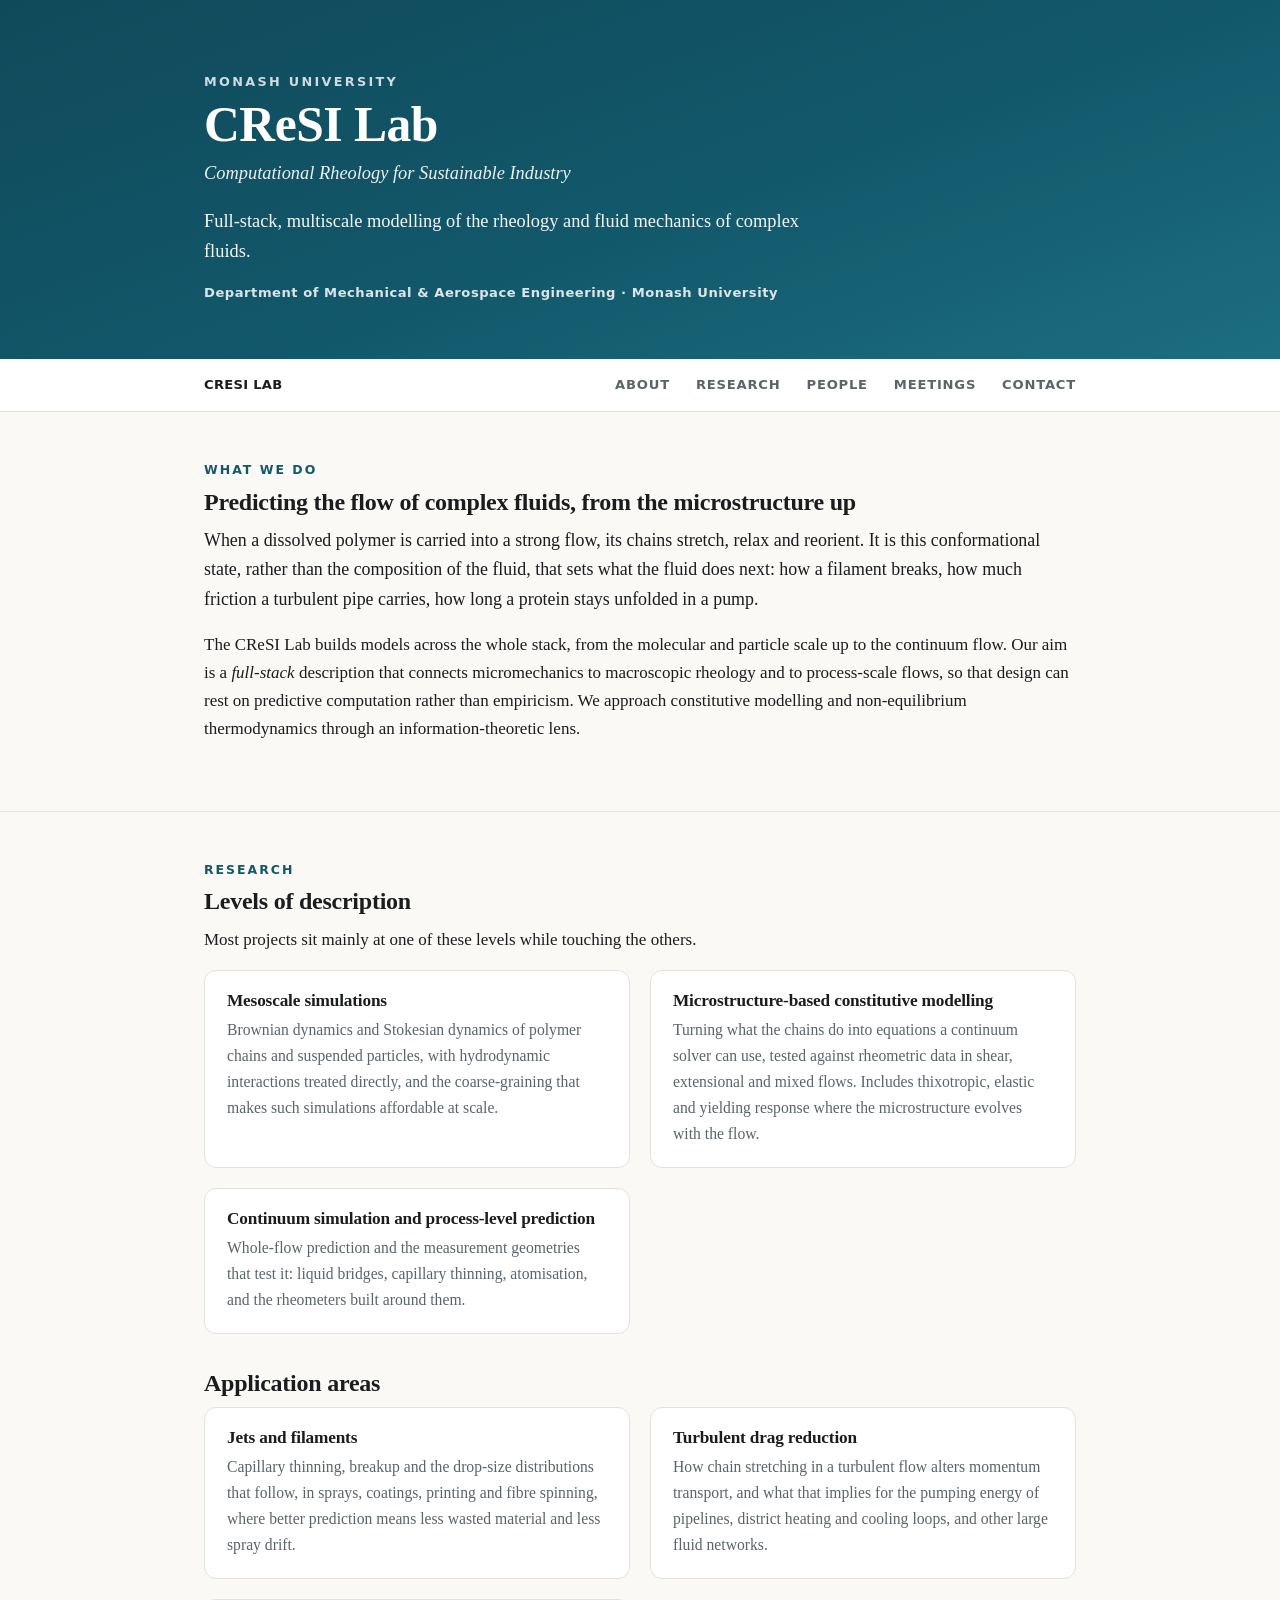
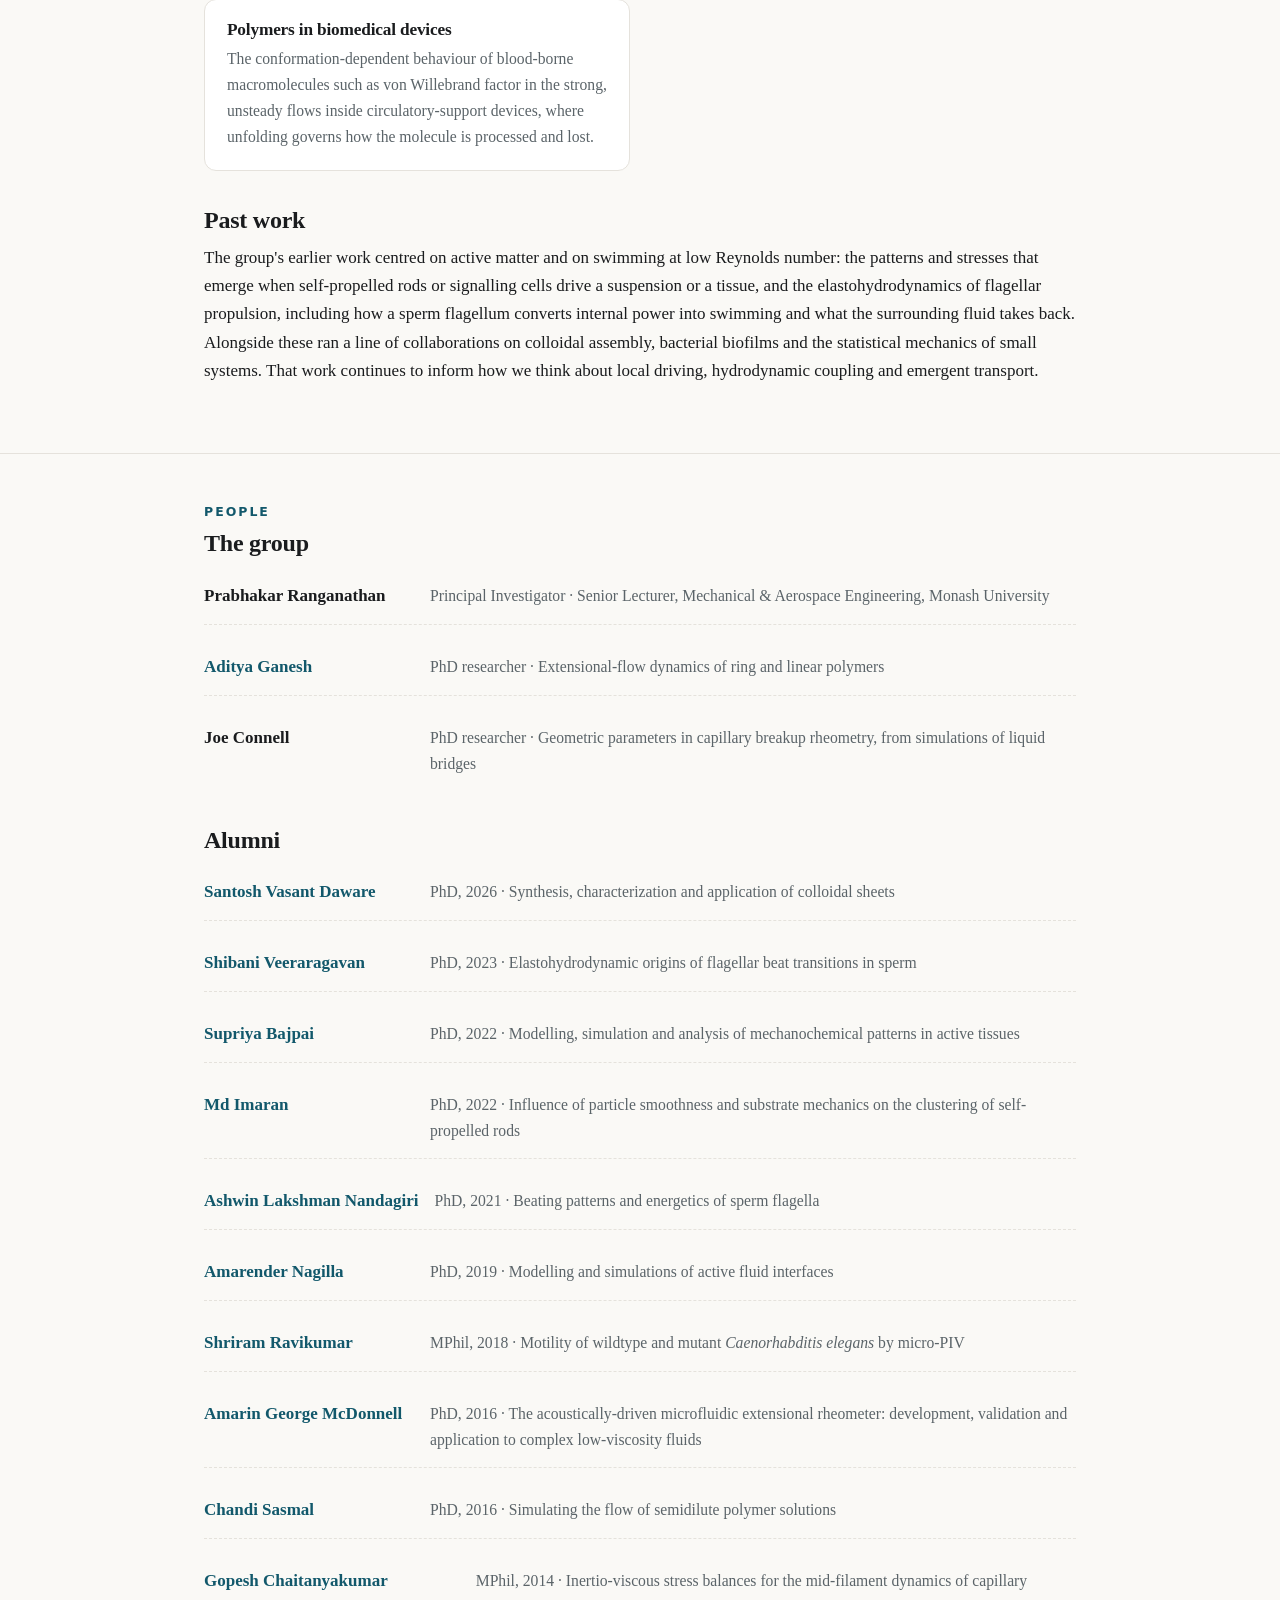
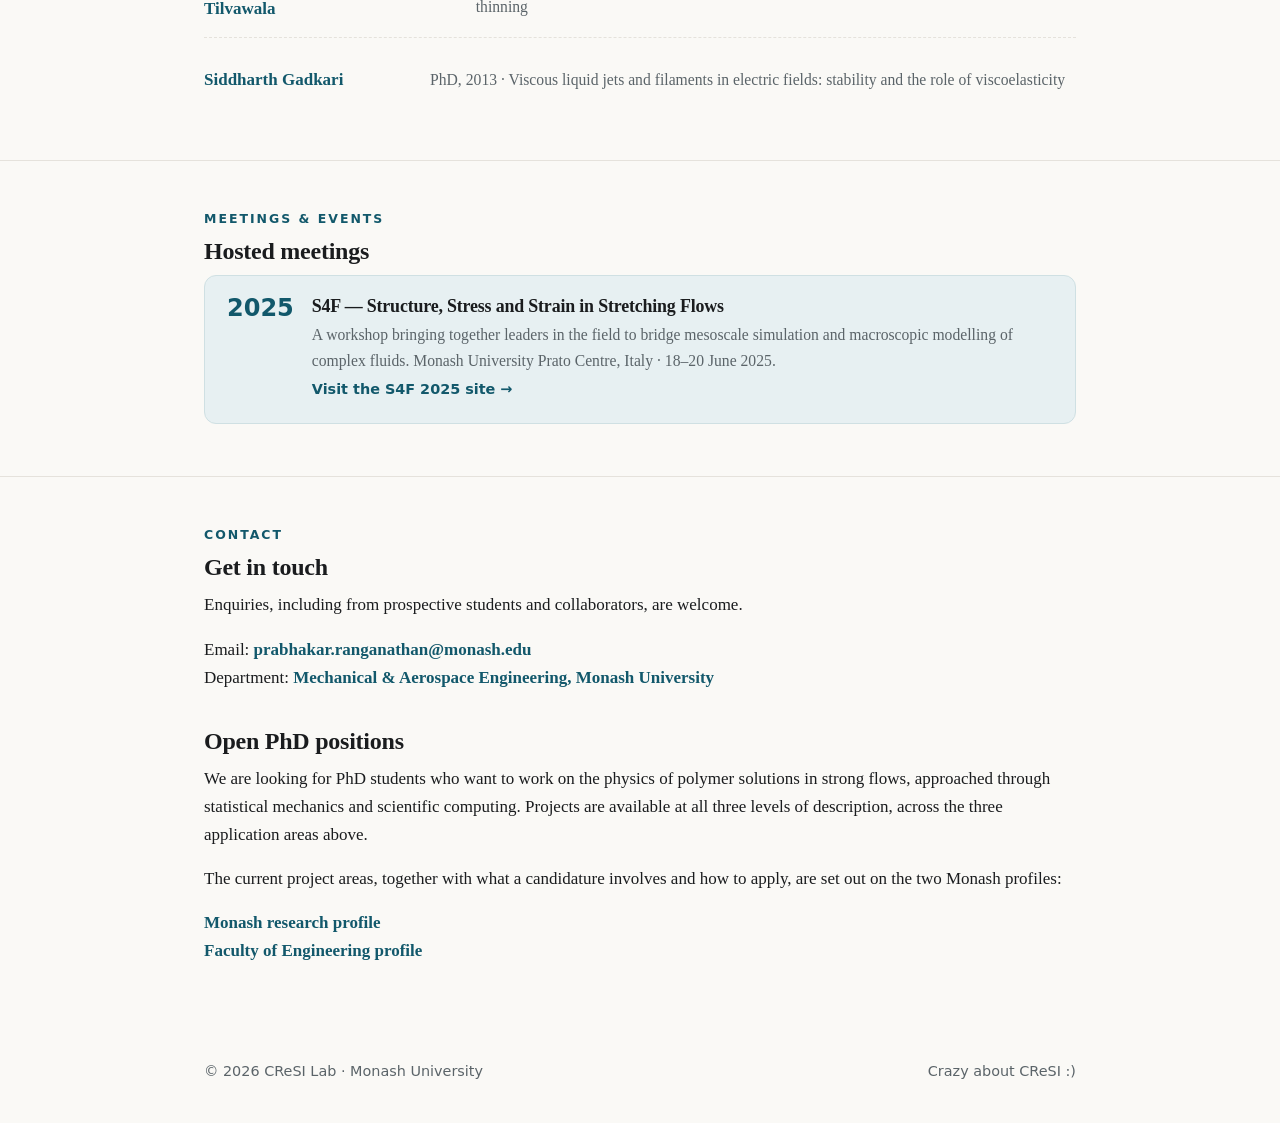
<file: index.html>
<!DOCTYPE html>
<html lang="en">
<head>
<meta charset="utf-8" />
<meta name="viewport" content="width=device-width, initial-scale=1" />
<title>CReSI Lab — Computational Rheology for Sustainable Industry</title>
<meta name="description" content="The CReSI Lab at Monash University builds full-stack, multiscale models of the rheology and fluid mechanics of complex fluids." />
<style>
  :root{
    --ink:#1a1c1e; --muted:#5b6469; --line:#e5e2dc;
    --bg:#faf9f6; --panel:#ffffff; --accent:#12586b; --accent-soft:#e7f0f2;
    --maxw:920px;
  }
  *{box-sizing:border-box}
  html{scroll-behavior:smooth}
  body{
    margin:0; background:var(--bg); color:var(--ink);
    font:400 17px/1.65 "Iowan Old Style","Palatino Linotype",Palatino,Georgia,serif;
    -webkit-font-smoothing:antialiased;
  }
  .wrap{max-width:var(--maxw); margin:0 auto; padding:0 24px}
  a{color:var(--accent); text-decoration:none}
  a:hover{text-decoration:underline}
  h1,h2,h3{line-height:1.2; letter-spacing:-0.01em}
  h2{font-size:1.5rem; margin:0 0 .6rem}

  /* Header / hero */
  header.hero{
    background:linear-gradient(160deg,#0f4a5a 0%,#12586b 55%,#1c6e7f 100%);
    color:#fff; padding:76px 0 60px;
  }
  .hero .kicker{font:600 .8rem/1 ui-sans-serif,system-ui,sans-serif; letter-spacing:.18em; text-transform:uppercase; opacity:.8}
  .hero h1{font-size:3.1rem; margin:.4rem 0 .2rem; font-weight:600}
  .hero .full{font-size:1.15rem; opacity:.92; font-style:italic; margin:.2rem 0 1.1rem}
  .hero p.lede{font-size:1.15rem; max-width:640px; margin:0; opacity:.96}
  .hero .affil{margin-top:1.2rem; font:600 .82rem/1 ui-sans-serif,system-ui,sans-serif; letter-spacing:.04em; opacity:.85}

  /* Nav */
  nav.top{border-bottom:1px solid var(--line); background:var(--panel); position:sticky; top:0; z-index:10}
  nav.top .wrap{display:flex; gap:26px; align-items:center; height:52px; font:600 .82rem/1 ui-sans-serif,system-ui,sans-serif; letter-spacing:.06em; text-transform:uppercase}
  nav.top a{color:var(--muted)}
  nav.top a:hover{color:var(--accent); text-decoration:none}
  nav.top .brand{color:var(--ink); margin-right:auto; letter-spacing:.02em}

  section{padding:52px 0; border-bottom:1px solid var(--line)}
  section:last-of-type{border-bottom:none}
  .eyebrow{font:600 .78rem/1 ui-sans-serif,system-ui,sans-serif; letter-spacing:.16em; text-transform:uppercase; color:var(--accent); margin-bottom:.7rem}
  p{margin:0 0 1rem}
  .lead{font-size:1.12rem}

  .themes{display:grid; grid-template-columns:1fr 1fr; gap:20px; margin-top:8px}
  .card{background:var(--panel); border:1px solid var(--line); border-radius:12px; padding:20px 22px}
  .card h3{font-size:1.08rem; margin:0 0 .35rem}
  .card p{font-size:.98rem; color:var(--muted); margin:0}

  .people{display:flex; flex-direction:column; gap:14px; margin-top:6px}
  .person{display:flex; gap:16px; align-items:baseline; padding:14px 0; border-bottom:1px dashed var(--line)}
  .person:last-child{border-bottom:none}
  .person .name{font-weight:600; min-width:210px}
  .person .role{color:var(--muted); font-size:.98rem}

  .event{display:flex; gap:18px; align-items:flex-start; background:var(--accent-soft); border:1px solid #cfe0e3; border-radius:12px; padding:20px 22px}
  .event .yr{font:700 1.5rem/1 ui-sans-serif,system-ui,sans-serif; color:var(--accent)}
  .event h3{margin:0 0 .25rem; font-size:1.12rem}
  .event p{margin:0; color:var(--muted); font-size:.98rem}
  .event .go{display:inline-block; margin-top:.5rem; font:600 .9rem ui-sans-serif,system-ui,sans-serif}

  .contact a{font-weight:600}
  footer{padding:30px 0 44px; color:var(--muted); font:400 .9rem ui-sans-serif,system-ui,sans-serif}
  footer .wrap{display:flex; justify-content:space-between; flex-wrap:wrap; gap:8px}

  @media(max-width:680px){
    .hero h1{font-size:2.3rem}
    .themes{grid-template-columns:1fr}
    nav.top .wrap{gap:16px; overflow-x:auto}
    .person{flex-direction:column; gap:2px}
    .person .name{min-width:0}
  }
</style>
</head>
<body>

<header class="hero">
  <div class="wrap">
    <div class="kicker">Monash University</div>
    <h1>CReSI Lab</h1>
    <div class="full">Computational Rheology for Sustainable Industry</div>
    <p class="lede">Full-stack, multiscale modelling of the rheology and fluid mechanics of complex fluids.</p>
    <div class="affil">Department of Mechanical &amp; Aerospace Engineering · Monash University</div>
  </div>
</header>

<nav class="top">
  <div class="wrap">
    <span class="brand">CReSI Lab</span>
    <a href="#about">About</a>
    <a href="#research">Research</a>
    <a href="#people">People</a>
    <a href="#meetings">Meetings</a>
    <a href="#contact">Contact</a>
  </div>
</nav>

<section id="about">
  <div class="wrap">
    <div class="eyebrow">What we do</div>
    <h2>Predicting the flow of complex fluids, from the microstructure up</h2>
    <p class="lead">When a dissolved polymer is carried into a strong flow, its chains stretch, relax and reorient. It is this conformational state, rather than the composition of the fluid, that sets what the fluid does next: how a filament breaks, how much friction a turbulent pipe carries, how long a protein stays unfolded in a pump.</p>
    <p>The CReSI Lab builds models across the whole stack, from the molecular and particle scale up to the continuum flow. Our aim is a <em>full-stack</em> description that connects micromechanics to macroscopic rheology and to process-scale flows, so that design can rest on predictive computation rather than empiricism. We approach constitutive modelling and non-equilibrium thermodynamics through an information-theoretic lens.</p>
  </div>
</section>

<section id="research">
  <div class="wrap">
    <div class="eyebrow">Research</div>
    <h2>Levels of description</h2>
    <p>Most projects sit mainly at one of these levels while touching the others.</p>
    <div class="themes">
      <div class="card">
        <h3>Mesoscale simulations</h3>
        <p>Brownian dynamics and Stokesian dynamics of polymer chains and suspended particles, with hydrodynamic interactions treated directly, and the coarse-graining that makes such simulations affordable at scale.</p>
      </div>
      <div class="card">
        <h3>Microstructure-based constitutive modelling</h3>
        <p>Turning what the chains do into equations a continuum solver can use, tested against rheometric data in shear, extensional and mixed flows. Includes thixotropic, elastic and yielding response where the microstructure evolves with the flow.</p>
      </div>
      <div class="card">
        <h3>Continuum simulation and process-level prediction</h3>
        <p>Whole-flow prediction and the measurement geometries that test it: liquid bridges, capillary thinning, atomisation, and the rheometers built around them.</p>
      </div>
    </div>

    <h2 style="margin-top:2.2rem">Application areas</h2>
    <div class="themes">
      <div class="card">
        <h3>Jets and filaments</h3>
        <p>Capillary thinning, breakup and the drop-size distributions that follow, in sprays, coatings, printing and fibre spinning, where better prediction means less wasted material and less spray drift.</p>
      </div>
      <div class="card">
        <h3>Turbulent drag reduction</h3>
        <p>How chain stretching in a turbulent flow alters momentum transport, and what that implies for the pumping energy of pipelines, district heating and cooling loops, and other large fluid networks.</p>
      </div>
      <div class="card">
        <h3>Polymers in biomedical devices</h3>
        <p>The conformation-dependent behaviour of blood-borne macromolecules such as von Willebrand factor in the strong, unsteady flows inside circulatory-support devices, where unfolding governs how the molecule is processed and lost.</p>
      </div>
    </div>

    <h2 style="margin-top:2.2rem">Past work</h2>
    <p>The group's earlier work centred on active matter and on swimming at low Reynolds number: the patterns and stresses that emerge when self-propelled rods or signalling cells drive a suspension or a tissue, and the elastohydrodynamics of flagellar propulsion, including how a sperm flagellum converts internal power into swimming and what the surrounding fluid takes back. Alongside these ran a line of collaborations on colloidal assembly, bacterial biofilms and the statistical mechanics of small systems. That work continues to inform how we think about local driving, hydrodynamic coupling and emergent transport.</p>
  </div>
</section>

<section id="people">
  <div class="wrap">
    <div class="eyebrow">People</div>
    <h2>The group</h2>
    <div class="people">
      <div class="person">
        <div class="name">Prabhakar Ranganathan</div>
        <div class="role">Principal Investigator · Senior Lecturer, Mechanical &amp; Aerospace Engineering, Monash University</div>
      </div>
      <div class="person">
        <div class="name"><a href="https://www.linkedin.com/in/aditya-ganesh-71493a212/" rel="noopener noreferrer" target="_blank">Aditya Ganesh</a></div>
        <div class="role">PhD researcher · Extensional-flow dynamics of ring and linear polymers</div>
      </div>
      <div class="person">
        <div class="name">Joe Connell</div>
        <div class="role">PhD researcher · Geometric parameters in capillary breakup rheometry, from simulations of liquid bridges</div>
      </div>
    </div>

    <h2 style="margin-top:2.2rem">Alumni</h2>
    <div class="people">
      <div class="person">
        <div class="name"><a href="https://www.linkedin.com/in/santosh-daware/" rel="noopener noreferrer" target="_blank">Santosh Vasant Daware</a></div>
        <div class="role">PhD, 2026 · Synthesis, characterization and application of colloidal sheets</div>
      </div>
      <div class="person">
        <div class="name"><a href="https://www.linkedin.com/in/shibani-veeraragavan-a4bb75161/" rel="noopener noreferrer" target="_blank">Shibani Veeraragavan</a></div>
        <div class="role">PhD, 2023 · Elastohydrodynamic origins of flagellar beat transitions in sperm</div>
      </div>
      <div class="person">
        <div class="name"><a href="https://www.linkedin.com/in/supriya-bajpai-44a05916/" rel="noopener noreferrer" target="_blank">Supriya Bajpai</a></div>
        <div class="role">PhD, 2022 · Modelling, simulation and analysis of mechanochemical patterns in active tissues</div>
      </div>
      <div class="person">
        <div class="name"><a href="https://www.linkedin.com/in/imaranmd/" rel="noopener noreferrer" target="_blank">Md Imaran</a></div>
        <div class="role">PhD, 2022 · Influence of particle smoothness and substrate mechanics on the clustering of self-propelled rods</div>
      </div>
      <div class="person">
        <div class="name"><a href="https://www.linkedin.com/in/ashwin-nandagiri-80b57b202/" rel="noopener noreferrer" target="_blank">Ashwin Lakshman Nandagiri</a></div>
        <div class="role">PhD, 2021 · Beating patterns and energetics of sperm flagella</div>
      </div>
      <div class="person">
        <div class="name"><a href="https://www.linkedin.com/in/amarender-nagilla-b5866652/" rel="noopener noreferrer" target="_blank">Amarender Nagilla</a></div>
        <div class="role">PhD, 2019 · Modelling and simulations of active fluid interfaces</div>
      </div>
      <div class="person">
        <div class="name"><a href="https://www.linkedin.com/in/shriram-ravikumar-a0bb4659/" rel="noopener noreferrer" target="_blank">Shriram Ravikumar</a></div>
        <div class="role">MPhil, 2018 · Motility of wildtype and mutant <em>Caenorhabditis elegans</em> by micro-PIV</div>
      </div>
      <div class="person">
        <div class="name"><a href="https://www.linkedin.com/in/amarin-mcdonnell-09988697/" rel="noopener noreferrer" target="_blank">Amarin George McDonnell</a></div>
        <div class="role">PhD, 2016 · The acoustically-driven microfluidic extensional rheometer: development, validation and application to complex low-viscosity fluids</div>
      </div>
      <div class="person">
        <div class="name"><a href="https://www.linkedin.com/in/chandi-sasmal-83b82748/" rel="noopener noreferrer" target="_blank">Chandi Sasmal</a></div>
        <div class="role">PhD, 2016 · Simulating the flow of semidilute polymer solutions</div>
      </div>
      <div class="person">
        <div class="name"><a href="https://www.linkedin.com/in/gopesh-tilvawala-phd-a834851b7/" rel="noopener noreferrer" target="_blank">Gopesh Chaitanyakumar Tilvawala</a></div>
        <div class="role">MPhil, 2014 · Inertio-viscous stress balances for the mid-filament dynamics of capillary thinning</div>
      </div>
      <div class="person">
        <div class="name"><a href="https://www.linkedin.com/in/siddharth-gadkari-a172a016a/" rel="noopener noreferrer" target="_blank">Siddharth Gadkari</a></div>
        <div class="role">PhD, 2013 · Viscous liquid jets and filaments in electric fields: stability and the role of viscoelasticity</div>
      </div>
    </div>
  </div>
</section>

<section id="meetings">
  <div class="wrap">
    <div class="eyebrow">Meetings &amp; events</div>
    <h2>Hosted meetings</h2>
    <div class="event">
      <div class="yr">2025</div>
      <div>
        <h3>S4F — Structure, Stress and Strain in Stretching Flows</h3>
        <p>A workshop bringing together leaders in the field to bridge mesoscale simulation and macroscopic modelling of complex fluids. Monash University Prato Centre, Italy · 18–20 June 2025.</p>
        <a class="go" href="meetings/S4F-2025/">Visit the S4F&nbsp;2025 site →</a>
      </div>
    </div>
  </div>
</section>

<section id="contact" class="contact">
  <div class="wrap">
    <div class="eyebrow">Contact</div>
    <h2>Get in touch</h2>
    <p>Enquiries, including from prospective students and collaborators, are welcome.</p>
    <p>
      Email: <a href="mailto:prabhakar.ranganathan@monash.edu">prabhakar.ranganathan@monash.edu</a><br>
      Department: <a href="https://www.monash.edu/engineering/departments/mechanical/">Mechanical &amp; Aerospace Engineering, Monash University</a>
    </p>

    <h2 style="margin-top:2.2rem">Open PhD positions</h2>
    <p>We are looking for PhD students who want to work on the physics of polymer solutions in strong flows, approached through statistical mechanics and scientific computing. Projects are available at all three levels of description, across the three application areas above.</p>
    <p>The current project areas, together with what a candidature involves and how to apply, are set out on the two Monash profiles:</p>
    <p>
      <a href="https://research.monash.edu/en/persons/prabhakar-ranganathan/" rel="noopener noreferrer" target="_blank">Monash research profile</a><br>
      <a href="https://www.monash.edu/engineering/prabhakarranganathan" rel="noopener noreferrer" target="_blank">Faculty of Engineering profile</a>
    </p>
  </div>
</section>

<footer>
  <div class="wrap">
    <span>© 2026 CReSI Lab · Monash University</span>
    <span>Crazy about CReSI :)</span>
  </div>
</footer>

</body>
</html>
</file>
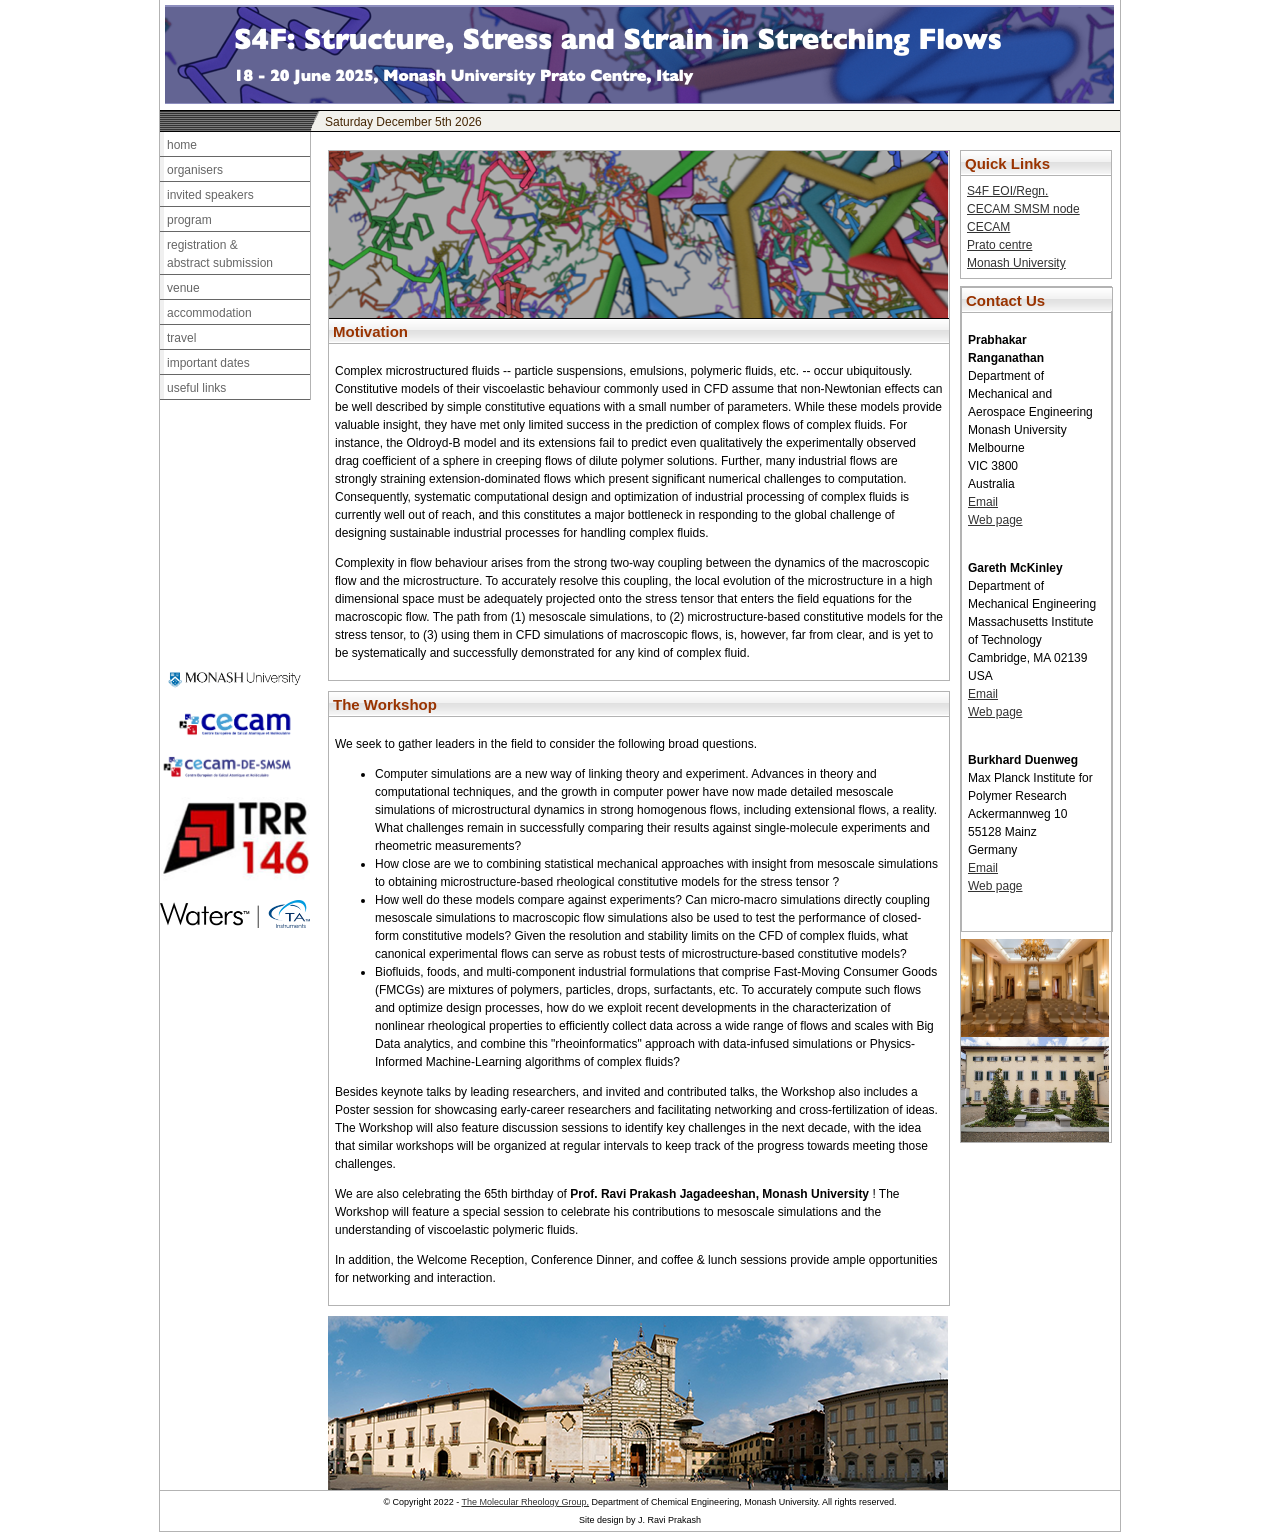
<file: meetings/S4F-2025/index.html>
<!DOCTYPE html PUBLIC "-//W3C//DTD XHTML 1.0 Transitional//EN"
"http://www.w3.org/TR/xhtml1/DTD/xhtml1-transitional.dtd">
<html xmlns="http://www.w3.org/1999/xhtml" lang="en" xml:lang="en"><!-- #BeginTemplate "/Templates/document.dwt" --><!-- DW6 -->
<head>
<meta http-equiv="Content-Type" content="text/html; charset=ISO-8859-1" />
<!-- #BeginEditable "doctitle" -->
<title>S4F Workshop - home</title>
<!-- #EndEditable -->
	<style> 
		.Textwrap{
			float:right;
			margin: 10px;
		}
	</style>
	
<link href="style.css" rel="stylesheet" type="text/css" />
</head>
<body>
<div id="maincontainer">

<div id="header">

	<div class="logo">
	<img src="images/CECAM_banner_25.png" width="950" height="100" border="0" alt="logo" />
	</div>

<!-- 
	<div class="coname"><img src="images/coname.gif" width="200" height="80" border="0" alt="logo" />
	</div>
        -->
	<!-- 
	<div class="hdrR">
	Call us now on 1-234-567-890&nbsp;<br /><br />
	Find us on <a href="#">Facebook</a> and <a href="#">Twitter</a>&nbsp;	
    </div>
	-->

	<div class="clr"></div>
    
	<!--
	<div class="header-nav">
	  <div class="nav"><a class="dark" href="home.html">home</a> 
      | <a class="dark" href="organisers.html">organisers</a> 
      | <a class="dark" href="school_speakers.html">school speakers</a> 
      | <a class="dark" href="school_program.html">school program</a> 
      | <a class="dark" href="workshop_speakers.html">workshop speakers</a> 
      | <a class="dark" href="workshop_program.html">workshop program</a> 
      | <a class="dark" href="registration.html">registration</a> 
      | <a class="dark" href="venue.html">venue</a>
      &nbsp;
      </div>
	</div>
	 -->
     
		<div id="header-bar">
		<div id="bar-left"></div>
		<div id="bar-date"><script language="JavaScript" type="text/JavaScript">
<!-- Begin
d = new Array(
"Sunday",
"Monday",
"Tuesday",
"Wednesday",
"Thursday",
"Friday",
"Saturday"
);
m = new Array(
"January",
"February",
"March",
"April",
"May",
"June",
"July",
"August",
"September",
"October",
"November",
"December"
);

today = new Date();
day = today.getDate();
year = today.getYear();

if (year < 2000)    
year = year + 1900; 

end = "th";
if (day==1 || day==21 || day==31) end="st";
if (day==2 || day==22) end="nd";
if (day==3 || day==23) end="rd";
day+=end;

document.write(" ");
document.write(d[today.getDay()]+" "+m[today.getMonth()]+" ");
document.write(day+" " + year);
document.write(" ");
// End -->
</script></div>
	</div>

<div id="content">
  <div id="columns">
  
  <!-- #BeginEditable "Body" --><br />
  
	 
    <div class="maintable">
    
   <div class="banner">
	<!--<img src="images/banner_S4F_image_blank.png" width="620" height="168" border="0" alt="banner"/>-->
	   <!-- Image is in the style.css file on line 276-->
	</div>   
      <div class="heading">Motivation</div>
      <div class="boxcontent">
 <!--     <p><div class="myheading">  REGISTRATION DEADLINE EXTENDED TO 31 AUGUST 2012</div>  </p> -->
<p>Complex microstructured fluids -- particle suspensions, emulsions, polymeric fluids, etc. -- occur
ubiquitously. Constitutive models of their viscoelastic behaviour commonly used in
CFD assume that non-Newtonian effects can be well described
by simple constitutive equations with a small number of parameters. While these models provide
valuable insight, they have met only limited success in the prediction of complex flows of
complex fluids. For instance, the Oldroyd-B model and its extensions fail to predict even
qualitatively the experimentally observed drag coefficient of a sphere in creeping flows of dilute
polymer solutions. Further, many industrial flows are strongly straining extension-dominated
flows which present significant numerical challenges to computation. Consequently, systematic
computational design and optimization of industrial processing of complex fluids is currently well
out of reach, and this constitutes a major bottleneck in responding to the global challenge of
designing sustainable industrial processes for handling complex fluids.
</p>
<p align="left">
Complexity in flow behaviour arises from the strong two-way coupling between the dynamics of
the macroscopic flow and the microstructure. To accurately resolve this coupling, the local
evolution of the microstructure in a high dimensional space must be adequately projected onto the
stress tensor that enters the field equations for the macroscopic flow. The path from (1) mesoscale
simulations, to (2) microstructure-based constitutive models for the stress tensor, to (3) using
them in CFD simulations of macroscopic flows, is, however, far from clear, and is yet to be
systematically and successfully demonstrated for any kind of complex fluid.
</p>
	  

		  
      </div>
    </div>
	  
     <div class="maintable">
    <div class="heading">The Workshop</div>
      <div class="boxcontent">
 <!--     <p><div class="myheading">  REGISTRATION DEADLINE EXTENDED TO 31 AUGUST 2012</div>  </p> -->
 <p align="left">
  We seek to gather leaders in the field to consider the following
  broad questions.
  <ul>
  <li>
  Computer simulations are a new way of linking theory and experiment. Advances in theory and computational techniques, and the growth in computer power
  have now made detailed mesoscale simulations of microstructural dynamics in strong
  homogenous flows, including extensional flows, a reality. What challenges
  remain in successfully comparing their results against single-molecule experiments  and rheometric measurements? </li>
  <li>
  How close are we to combining statistical mechanical approaches with insight from
  mesoscale simulations to obtaining microstructure-based rheological constitutive models
  for the stress tensor ? </li> 
  <li> How well do these models compare against experiments?
  Can micro-macro simulations directly coupling mesoscale simulations to macroscopic flow
  simulations also be used to test the performance of closed-form constitutive models? Given the resolution and stability limits on the CFD of complex fluids, what canonical
  experimental flows can serve as robust tests of microstructure-based constitutive models? </li>
  <li>
  Biofluids, foods, and multi-component industrial formulations that comprise Fast-Moving
  Consumer Goods (FMCGs) are mixtures of polymers, particles, drops, surfactants, etc. To
  accurately compute such flows and optimize design processes, how do we exploit recent
  developments in the characterization of nonlinear rheological properties  to
  efficiently collect data across a wide range of flows and scales with Big Data analytics, and
  combine this "rheoinformatics" approach with data-infused simulations or Physics-
  Informed Machine-Learning algorithms of complex fluids? 
  </li>
  </ul>
  </p>	
  
  <p align="left">
    Besides keynote talks by leading researchers, and invited and contributed talks, the Workshop also includes a Poster session for showcasing early-career researchers and
    facilitating networking and cross-fertilization of ideas. The Workshop will also feature discussion sessions to identify key challenges in the next
    decade, with the idea that similar workshops will be organized at regular intervals to keep
    track of the progress towards meeting those challenges.     </p> 
    <p align="left">   We are also celebrating the 65th birthday of <strong> Prof. Ravi Prakash Jagadeeshan, Monash University </strong>! The Workshop will feature a special session to celebrate his contributions to mesoscale simulations and the understanding of viscoelastic polymeric fluids. </p>  
    <p align="left">
    In addition, the Welcome Reception,
    Conference Dinner, and coffee & lunch sessions provide ample opportunities for
    networking and interaction.
    </p> 
<!--
    <ul>
<li>
Day 1 will focus on mesoscale simulations as a link between theory and experiment. </li>
<li>Day 2 will focus on building and testing microstructural constitutive models based
on the insights obtained from mesoscale simulations.</li>
<li>Day 3 is for comparing simulations of macroscale flows using
microstructural constitutive models with experiments, and for exploring potential
solutions for the more complex fluids that embody biofluids, food materials, and
FMCGs, and for which the micro-to-macro approach may not yet be applicable.</li>
</ul>
-->
<p align="left">

</p>



      </div>
    </div>

    <a href="https://www.pratoturismo.it/en/" target="_new"><img src="images/PanoramaPratoPiazzaDuomo.png" alt="TTS" width="620" height="174" border="0" /></a> 
   
<!-- #EndEditable -->
  </div>
</div>


<div id="leftside">

	<div id="menu">
<ul id="menulist">
          <li><a href="home.html">home</a></li>
          <li><a href="organisers.html">organisers</a></li>
           <li><a href="invited_speakers.html">invited speakers</a></li>
          <li><a href="program.html">program</a></li>
          
       <!--  <li><a href="workshop_speakers.html">workshop speakers</a></li>
          <li><a href="workshop_program.html">workshop program</a></li> -->
          
          <li><a href="registration.html">registration &<br /> abstract submission</a></li>
          <li><a href="venue.html">venue</a></li>
          <li><a href="accommodation.html">accommodation</a></li>
          <li><a href="travel.html">travel</a></li>
           <li><a href="impdates.html">important dates</a></li>
           <li><a href="useful_links.html">useful links</a></li>

</ul>
</div>
<p></p>


<div align="center"> 
<br/>
<img src="images/S4F_side_blank_1.png" alt="TTS" width="120" height="234" border="0" /><!--</a><br/><br/><br/>-->
  <!--<img src="images/S4F_side_blank_2.png" alt="TTS" width="120" height="61" border="0" />--><!--</a><br/><br/><br/>-->
  <a href="https://www.monash.edu/engineering/departments/mechanical/" target="_new"><img src="images/monash.jpg" alt="ECT" width="150" height="30" border="0" /></a><br /><br />
  <a href="https://www.cecam.org/" target="_new"><img src="images/CECAM.png" alt="ECT" width="115" height="25" border="0" /></a><br /><br />
  <a href="https://de-smsm.cecam.org/" target="_new"><img src="images/SM.png" alt="TTS" width="152" height="24" border="0" /></a><br/><br/>
  <a href="https://trr146.uni-mainz.de//" target="_new"><img src="images/trr_logo.png" alt="ECT" width="150" height="85" border="0" /></a><br /><br />
<a href="https://www.tainstruments.com/products/rheology/" target="_new"><img src="images/WAT_TA_logo_color.png" alt="TA logo" width="150" height="28" border="0" /></a><br /><br />
</div>
  <!--    
      <p align="center">
    <a href="http://validator.w3.org/check?uri=referer"><img
        src="http://www.w3.org/Icons/valid-xhtml10-blue"
        alt="Valid XHTML 1.0 Transitional" height="31" width="88" border="0" /></a>
  </p>
  
  <p align="center">
<a href="http://jigsaw.w3.org/css-validator/">
    <img style="border:0;width:88px;height:31px"
        src="http://jigsaw.w3.org/css-validator/images/vcss-blue"
        border="0" alt="Valid CSS!" />
        
         -->
<!-- </a> </p> -->
</div>

<div id="rightside">

<br />
<div class="rightbox">
 <div class="heading">Quick Links</div>
  <div class="boxcontent">
    <a href="https://www.cecam.org/workshop-details/structure-stress-strain-stretching-flows-1407" target="_new">S4F EOI/Regn.</a><br/>
    <a href="https://de-smsm.cecam.org/" target="_new">CECAM SMSM node</a><br/> 
    <a href="https://www.cecam.org/" target="_new">CECAM</a><br/>
    <a href="http://www.ita.monash.edu/" target="_new">Prato centre</a><br/>
    <a href="http://www.monash.edu/" target="_new">Monash University</a>
    </div>
</div>

<div class="rightbox">
<!-- 
 <div class="heading">Venue</div>
 <p> </p>
   <div align="center">
                   <img src="images/img_ven_01.jpg" width="115" height="120" alt=""/></div>
             <div class="boxcontent">
             The Monash University Prato Centre is located in the elegant 18th century palace Palazzo Vaj, in the historic centre of an ancient Tuscan city. 
             <div align="right"><a href="venue.html">read more</a>.....</div>
</p>
              </div> 
                 </div>
                  
-->

<div class="rightbox">
 <div class="heading">Contact Us</div>
 
 <div class="boxcontent">

                  
<p><b>Prabhakar Ranganathan</b><br/>
    Department of Mechanical and Aerospace Engineering<br/>
    Monash University<br/>
    Melbourne<br/>
    VIC 3800<br/>
    Australia<br/>
    <a href="mailto:prabhakar.ranganathan@monash.edu">Email</a><br/>
    <a href="https://monashsoftmatter.wordpress.com/" target="_new">Web page</a><br/>
    &nbsp;</p>      
<p align="left"><b>Gareth McKinley</b><br/>
  Department of Mechanical Engineering<br/>
Massachusetts Institute of Technology<br/>
Cambridge, MA 02139<br/>
USA<br/>
<a href="mailto:gareth@mit.edu">Email</a><br/>
<a href="https://meche.mit.edu/people/faculty/GARETH@MIT.EDU#" target="_new">Web page</a><br/>
&nbsp;</p>
 <p><b>Burkhard Duenweg</b><br/>
Max Planck Institute for Polymer Research<br/>
Ackermannweg 10<br/>
55128 Mainz<br/>
Germany<br/>
<a href="mailto:duenweg@mpip-mainz.mpg.de">Email</a><br/>
<a href="https://bduenweg.de" target="_new">Web page</a><br/>
&nbsp;</p>
     
</div>
	</div>
	<br/>
	<a href="https://monash.it/conferences/conference-services" target="_new"><img src="images/web_Grollo_02_LR.jpeg" alt="TTS" width="148" height="98" border="0" /></a> 
	<br/>
	<a href="https://monash.it/facilities/palazzo-vaj-and-our-garden" target="_new"><img src="images/Prato_garden_2.jpg" alt="TTS" width="148" height="105" border="0" /></a> 
</div>
</div>
	
<!-- 
<div id="footer">
 <div class="bottomlinks"><p align="right"><strong>Customer services</strong></p>
          <p align="right"><a href="#">Contact us</a><br />

            <a href="#">Returns policy</a><br />
            <a href="#">Special offers</a>          </p></div>

   <div class="bottomlinks"><p align="right"><strong>Help &amp; FAQ</strong></p>

          <p align="right"><a href="#">Shipping FAQ</a><br />

            <a href="#">Payment FAQ</a>          </p></div>

    <div class="bottomlinks"><p align="right"><strong>Articles</strong></p>

          <p align="right"><a href="#">How to do this</a><br />
            <a href="#">How to do that</a><br />

            <a href="#">How to do both</a> </p></div>

   <div class="bottomlinksend"><p align="right"><strong>Links</strong></p>
          <p align="right"><a href="#">Shopping cart software</a><br />

            <a href="#">Hosting services</a><br />
            <a href="#">Our blog
            </a></p></div>
     -->
    <!-- 
        <div class="footer1" align="right"><br />&copy; Copyright 2010 - <a href="http://www.ecommercetemplates.com/" target="_blank">Templates</a> by The Template Store &nbsp;</div>    
        --> 
        <div class="footer1" align="center">&copy; Copyright 2022 - <a href="http://users.monash.edu.au/~rprakash/" target="_new">The Molecular Rheology Group,</a> Department of Chemical Engineering, Monash University. All rights reserved. <br /> Site design by J. Ravi Prakash </div>  
       
</div>

</div>
</body>
<!-- #EndTemplate --></html>
</file>
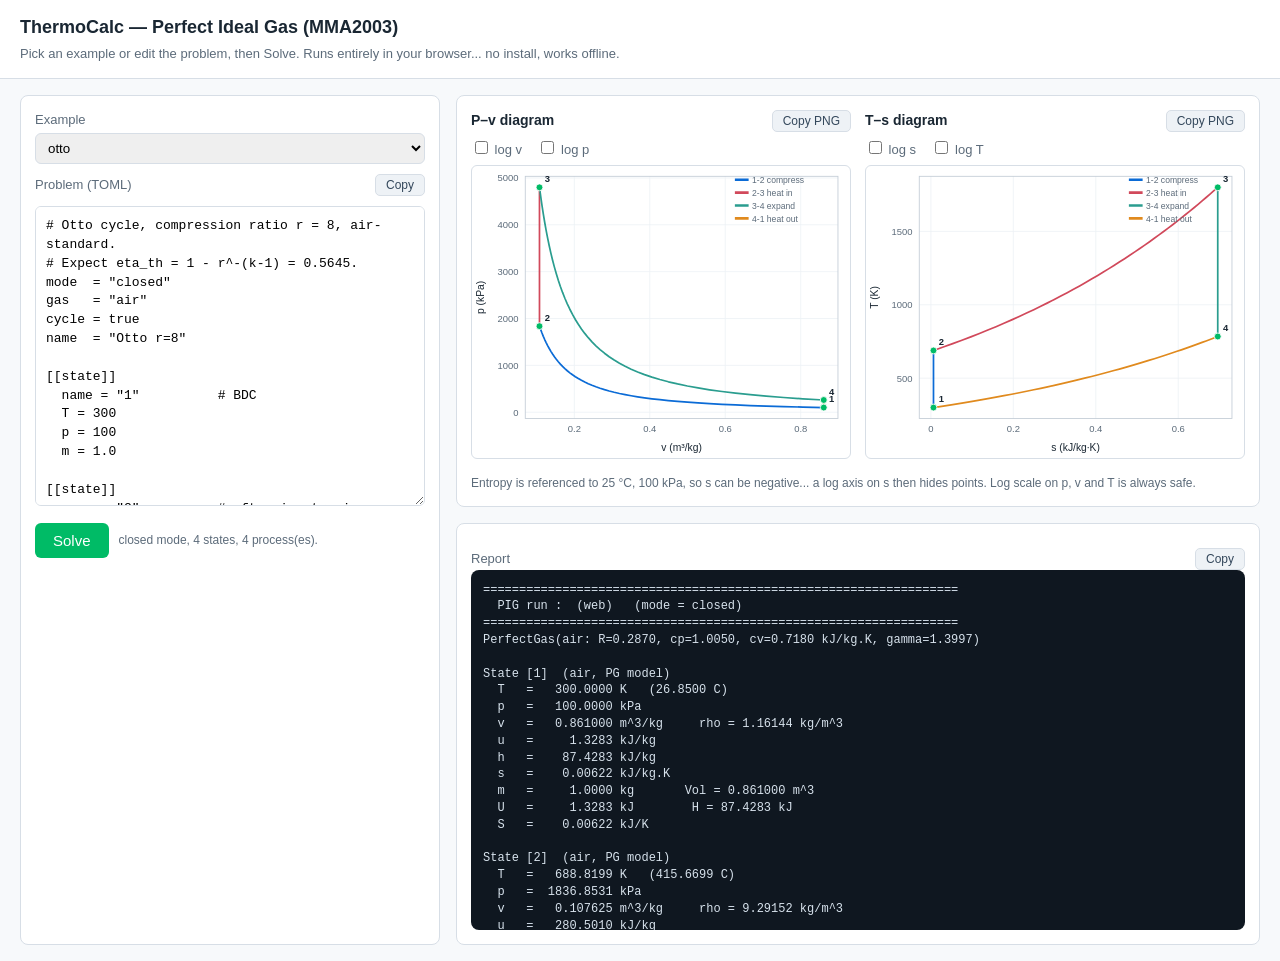
<file: teaching/thermocalc/index.html>
<!DOCTYPE html>
<html lang="en">
<head>
<meta charset="utf-8" />
<meta name="viewport" content="width=device-width, initial-scale=1" />
<title>ThermoCalc — Perfect Ideal Gas (MMA2003)</title>
<style>
:root { --ink:#1a2733; --muted:#5c6b7a; --line:#d7dee6; --accent:#0b6; --bg:#f7f9fb; }
* { box-sizing:border-box; }
body { margin:0; font:15px/1.5 -apple-system,Segoe UI,Roboto,Helvetica,Arial,sans-serif; color:var(--ink); background:var(--bg); }
header { padding:14px 20px; border-bottom:1px solid var(--line); background:#fff; }
header h1 { margin:0; font-size:18px; }
header p { margin:3px 0 0; color:var(--muted); font-size:13px; }
main { display:grid; grid-template-columns:420px 1fr; gap:16px; padding:16px 20px; }
@media (max-width:900px){ main { grid-template-columns:1fr; } }
.panel { background:#fff; border:1px solid var(--line); border-radius:8px; padding:14px; }
label { font-size:13px; color:var(--muted); display:block; margin:0 0 4px; }
select { padding:6px 8px; border:1px solid var(--line); border-radius:6px; width:100%; font-family:inherit; }
textarea { width:100%; height:300px; margin-top:10px; padding:10px; border:1px solid var(--line); border-radius:6px;
  font:13px/1.45 ui-monospace,SFMono-Regular,Menlo,Consolas,monospace; resize:vertical; }
.row { display:flex; gap:10px; align-items:center; margin-top:10px; }
button.solve { background:var(--accent); color:#fff; border:0; padding:9px 18px; border-radius:6px; font-size:15px; cursor:pointer; }
#status { font-size:12px; color:var(--muted); }
pre#report { background:#0f1720; color:#d7e2ec; border-radius:8px; padding:12px; overflow:auto;
  font:12px/1.4 ui-monospace,Menlo,Consolas,monospace; margin:0; max-height:360px; }
.plots { display:grid; grid-template-columns:1fr 1fr; gap:14px; }
@media (max-width:1200px){ .plots { grid-template-columns:1fr; } }
.plotcard h3 { margin:0 0 6px; font-size:14px; }
.toggles { font-size:12px; color:var(--muted); margin:2px 0 6px; }
.toggles label { display:inline; margin-right:12px; color:var(--muted); }
svg.plot { width:100%; height:auto; background:#fff; border:1px solid var(--line); border-radius:6px; }
.note { font-size:12px; color:var(--muted); margin-top:8px; }
.phead { display:flex; justify-content:space-between; align-items:center; margin-top:10px; }
.phead label, .phead h3 { margin:0; }
.plotcard .phead { margin-top:0; margin-bottom:6px; }
.copybtn { font-family:inherit; font-size:12px; background:#eef2f6; color:#33475b; border:1px solid var(--line);
  border-radius:5px; padding:3px 10px; cursor:pointer; }
.copybtn:hover { background:#e2e8ee; }
.copybtn.ok { background:var(--accent); color:#fff; border-color:var(--accent); }
</style>
</head>
<body>
<header>
  <h1>ThermoCalc — Perfect Ideal Gas (MMA2003)</h1>
  <p>Pick an example or edit the problem, then Solve. Runs entirely in your browser... no install, works offline.</p>
</header>
<main>
  <section class="panel">
    <label for="example">Example</label>
    <select id="example"><option value="">— choose an example —</option></select>
    <div class="phead"><label for="toml">Problem (TOML)</label><button class="copybtn" id="copy-toml" type="button">Copy</button></div>
    <textarea id="toml" spellcheck="false"></textarea>
    <div class="row">
      <button id="solve" class="solve">Solve</button>
      <span id="status">Ready.</span>
    </div>
  </section>
  <section style="display:flex; flex-direction:column; gap:16px;">
    <div class="panel">
      <div class="plots">
        <div class="plotcard">
          <div class="phead"><h3>P–v diagram</h3><button class="copybtn" id="copy-pv" type="button">Copy PNG</button></div>
          <div class="toggles">
            <label><input type="checkbox" id="pv-logx"> log v</label>
            <label><input type="checkbox" id="pv-logy"> log p</label>
          </div>
          <svg id="pvPlot" class="plot"></svg>
        </div>
        <div class="plotcard">
          <div class="phead"><h3>T–s diagram</h3><button class="copybtn" id="copy-ts" type="button">Copy PNG</button></div>
          <div class="toggles">
            <label><input type="checkbox" id="ts-logx"> log s</label>
            <label><input type="checkbox" id="ts-logy"> log T</label>
          </div>
          <svg id="tsPlot" class="plot"></svg>
        </div>
      </div>
      <div class="note">Entropy is referenced to 25 °C, 100 kPa, so s can be negative...
        a log axis on s then hides points. Log scale on p, v and T is always safe.</div>
    </div>
    <div class="panel">
      <div class="phead"><label>Report</label><button class="copybtn" id="copy-report" type="button">Copy</button></div>
      <pre id="report">Solve a problem to see the full worked report here.</pre>
    </div>
  </section>
</main>

<script>
/* ===== embedded examples ===== */
const EXAMPLES = {
  "state": "# Just fix two states. No processes -- shows the Stage-1 property solve.\nmode = \"closed\"\ngas  = \"air\"\n\n[[state]]\n  name = \"1\"\n  T = 300        # K\n  p = 100        # kPa\n  m = 2.0        # kg\n\n[[state]]\n  name = \"2\"\n  p = 800        # kPa\n  s = \"1.s\"      # same entropy as state 1  ->  isentropic compression\n",
  "two_process": "# Two-process pneumatic example (same shape as W2 worked example WE4):\n# air compressed isothermally, then cooled at constant volume.\nmode = \"closed\"\ngas  = \"air\"\n\n[[state]]\n  name = \"a\"\n  T = 500\n  p = 200\n  m = 1.0\n\n[[state]]\n  name = \"b\"\n  T = \"a.T\"        # iso-T compression\n  p = 500\n  m = 1.0\n\n[[state]]\n  name = \"c\"\n  p = 300\n  v = \"b.v\"        # constant volume = state b's volume\n  m = 1.0\n\n[[process]]\n  name  = \"1 iso-T\"\n  begin = \"a\"\n  finish = \"b\"\n\n[[process]]\n  name  = \"2 iso-v\"\n  begin = \"b\"\n  finish = \"c\"\n",
  "otto": "# Otto cycle, compression ratio r = 8, air-standard.\n# Expect eta_th = 1 - r^-(k-1) = 0.5645.\nmode  = \"closed\"\ngas   = \"air\"\ncycle = true\nname  = \"Otto r=8\"\n\n[[state]]\n  name = \"1\"          # BDC\n  T = 300\n  p = 100\n  m = 1.0\n\n[[state]]\n  name = \"2\"          # after isentropic compression (v2 = v1 / 8)\n  v = 0.107625        # = (R*300/100)/8\n  s = \"1.s\"\n  m = 1.0\n\n[[state]]\n  name = \"3\"          # after constant-volume heat addition\n  T = 1800\n  v = \"2.v\"\n  m = 1.0\n\n[[state]]\n  name = \"4\"          # after isentropic expansion back to v1\n  v = \"1.v\"\n  s = \"3.s\"\n  m = 1.0\n\n[[process]]\n  name = \"1-2 compress\"\n  begin = \"1\"\n  finish = \"2\"\n\n[[process]]\n  name = \"2-3 heat in\"\n  begin = \"2\"\n  finish = \"3\"\n\n[[process]]\n  name = \"3-4 expand\"\n  begin = \"3\"\n  finish = \"4\"\n\n[[process]]\n  name = \"4-1 heat out\"\n  begin = \"4\"\n  finish = \"1\"\n",
  "turbine": "# Adiabatic (isentropic, ideal) air turbine: 1400 K, 1200 kPa -> 100 kPa.\nmode = \"open\"\ngas  = \"air\"\n\n[[state]]\n  name = \"in\"\n  T = 1400\n  p = 1200\n\n[[state]]\n  name = \"out\"\n  p = 100\n  s = \"in.s\"        # reversible-adiabatic exit (same entropy)\n\n[[device]]\n  name  = \"turbine\"\n  inlet = \"in\"\n  exit  = \"out\"\n  Qdot  = 0.0        # adiabatic -> solver returns Wdot\n  mdot  = 3.0        # kg/s\n",
  "throttle": "# Throttle valve. For a perfect/ideal gas a throttle is isenthalpic AND\n# isothermal (real cooling would be Joule-Thomson, a real-gas effect, absent here).\nmode = \"open\"\ngas  = \"air\"\n\n[[state]]\n  name = \"in\"\n  T = 320\n  p = 800\n\n[[state]]\n  name = \"out\"\n  p = 120\n  h = \"in.h\"         # same enthalpy across the valve\n\n[[device]]\n  name  = \"throttle\"\n  inlet = \"in\"\n  exit  = \"out\"\n  Wdot  = 0.0\n  Qdot  = 0.0\n  Tb    = 320        # for entropy generation (expect > 0)\n"
};
</script>
<script>
/* ===== engine.js (validated against the Python oracle, 1e-9) ===== */
/* engine.js -- Perfect Ideal Gas (PIG) thermodynamics engine, JavaScript port.
 *
 * A faithful port of the canonical Python in ../pig_calc/ (pig_core, pig_closed,
 * pig_open, pig_run). The equations are the single source of truth in Python;
 * this file is validated against it by ../thermocalc_src/crosscheck.js.
 *
 * It is a REAL solver: give any two independent intensive properties and it
 * computes a full state; it applies the closed- and open-system balances for any
 * problem, not a lookup of pre-solved cases. Pure algebra + logs, no libraries.
 *
 * Runs unchanged in the browser and in Node (module.exports at the bottom).
 *
 * UNITS: K, kPa, m^3/kg, kJ/kg, kJ/(kg.K).  (kPa*m^3/kg = kJ/kg exactly.)
 */
"use strict";

const R_UNIVERSAL = 8.31446;   // kJ/(kmol.K)
const G_STD = 9.80665;         // m/s^2
const TREF = 298.15;           // K
const PREF = 100.0;            // kPa
const ln = Math.log, exp = Math.exp;

function isclose(a, b, rel_tol = 1e-9, abs_tol = 0.0) {
  return Math.abs(a - b) <= Math.max(rel_tol * Math.max(Math.abs(a), Math.abs(b)), abs_tol);
}

/* ---- material model ---------------------------------------------------- */
class PerfectGas {
  constructor(name, R, cp, cv, M = null) {
    this.name = name; this.R = R; this.cp = cp; this.cv = cv; this.M = M;
  }
  get gamma() { return this.cp / this.cv; }
  get k() { return this.gamma; }
  static from_R_cp(name, R, cp, M = null) { return new PerfectGas(name, R, cp, cp - R, M); }
  static from_M_gamma(name, M, gamma) {
    const R = R_UNIVERSAL / M, cv = R / (gamma - 1.0), cp = gamma * cv;
    return new PerfectGas(name, R, cp, cv, M);
  }
  toString() {
    return `PerfectGas(${this.name}: R=${this.R.toFixed(4)}, cp=${this.cp.toFixed(4)}, ` +
           `cv=${this.cv.toFixed(4)} kJ/kg.K, gamma=${this.gamma.toFixed(4)})`;
  }
}

// Cengel Table A-2(a) at ~300 K, identical to the Python GASES library.
const GASES = {
  air:      PerfectGas.from_R_cp("air", 0.2870, 1.005, 28.97),
  N2:       PerfectGas.from_R_cp("N2", 0.2968, 1.039, 28.013),
  O2:       PerfectGas.from_R_cp("O2", 0.2598, 0.918, 31.999),
  CO2:      PerfectGas.from_R_cp("CO2", 0.1889, 0.846, 44.01),
  CO:       PerfectGas.from_R_cp("CO", 0.2968, 1.040, 28.011),
  H2:       PerfectGas.from_R_cp("H2", 4.1240, 14.307, 2.016),
  He:       PerfectGas.from_R_cp("He", 2.0769, 5.1926, 4.003),
  Ar:       PerfectGas.from_R_cp("Ar", 0.2081, 0.5203, 39.948),
  CH4:      PerfectGas.from_R_cp("CH4", 0.5182, 2.2537, 16.043),
  steam_ig: PerfectGas.from_R_cp("steam_ig", 0.4615, 1.8723, 18.015),
};

function gas(name) {
  const key = String(name).trim();
  if (key in GASES) return GASES[key];
  for (const k in GASES) if (k.toLowerCase() === key.toLowerCase()) return GASES[k];
  throw new Error(`Unknown gas '${name}'. Known: ${Object.keys(GASES).join(", ")}.`);
}

/* ---- property relations ------------------------------------------------ */
const u_of_T = (g, T) => g.cv * (T - TREF);
const T_of_u = (g, u) => TREF + u / g.cv;
const h_of_T = (g, T) => u_of_T(g, T) + g.R * T;
const T_of_h = (g, h) => (h + g.cv * TREF) / g.cp;
const s_of_Tp = (g, T, p) => g.cp * ln(T / TREF) - g.R * ln(p / PREF);

/* ---- State ------------------------------------------------------------- */
class State {
  constructor(g, props = {}) {
    this.gas = g;
    for (const key of ["T", "p", "v", "rho", "u", "h", "s", "m", "Vol", "Vel", "z"]) {
      this[key] = (props[key] === undefined) ? null : props[key];
    }
    this.label = props.label || "";
    this.U = this.H = this.S = null;
    this._solve();
  }

  _solve() {
    const g = this.gas;
    if (this.v === null && this.rho !== null) this.v = 1.0 / this.rho;

    let T = this.T;
    if (T === null && this.u !== null) T = T_of_u(g, this.u);
    if (T === null && this.h !== null) T = T_of_h(g, this.h);
    let p = this.p;

    if (T !== null) {
      if (p === null) {
        if (this.v !== null) p = g.R * T / this.v;
        else if (this.s !== null) p = PREF * exp((g.cp * ln(T / TREF) - this.s) / g.R);
        else throw new Error(`State '${this.label}': have a temperature but no second ` +
                             `independent property (need one of p, v, rho, s).`);
      }
    } else {
      if (p !== null && this.v !== null) T = p * this.v / g.R;
      else if (p !== null && this.s !== null) T = TREF * exp((this.s + g.R * ln(p / PREF)) / g.cp);
      else if (this.v !== null && this.s !== null) {
        const lnT = (this.s + g.cp * ln(TREF) + g.R * ln(g.R / (this.v * PREF))) / g.cv;
        T = exp(lnT); p = g.R * T / this.v;
      } else throw new Error(`State '${this.label}': not enough independent properties. ` +
                             `Supply any two of T, p, v, rho, u, h, s.`);
    }

    this.T = T; this.p = p;
    this.v = g.R * T / p; this.rho = 1.0 / this.v;
    this.u = u_of_T(g, T); this.h = this.u + g.R * T; this.s = s_of_Tp(g, T, p);

    if (this.m === null && this.Vol !== null) this.m = this.Vol / this.v;
    if (this.Vol === null && this.m !== null) this.Vol = this.m * this.v;
    if (this.m !== null) { this.U = this.m * this.u; this.H = this.m * this.h; this.S = this.m * this.s; }
  }

  get ke() { return this.Vel === null ? 0.0 : 0.5 * this.Vel * this.Vel / 1000.0; }
  get pe() { return this.z === null ? 0.0 : G_STD * this.z / 1000.0; }
  get j() { return this.h + this.ke + this.pe; }

  report() {
    const g = this.gas, tag = this.label ? ` [${this.label}]` : "";
    const L = [`State${tag}  (${g.name}, PG model)`,
      `  T   = ${f(this.T, 10, 4)} K   (${(this.T - 273.15).toFixed(4)} C)`,
      `  p   = ${f(this.p, 10, 4)} kPa`,
      `  v   = ${f(this.v, 10, 6)} m^3/kg     rho = ${this.rho.toFixed(5)} kg/m^3`,
      `  u   = ${f(this.u, 10, 4)} kJ/kg`,
      `  h   = ${f(this.h, 10, 4)} kJ/kg`,
      `  s   = ${f(this.s, 10, 5)} kJ/kg.K`];
    if (this.Vel !== null) L.push(`  Vel = ${f(this.Vel, 10, 4)} m/s      ke = ${this.ke.toFixed(4)} kJ/kg`);
    if (this.z !== null) L.push(`  z   = ${f(this.z, 10, 4)} m        pe = ${this.pe.toFixed(4)} kJ/kg`);
    if (this.m !== null) {
      L.push(`  m   = ${f(this.m, 10, 4)} kg       Vol = ${this.Vol.toFixed(6)} m^3`);
      L.push(`  U   = ${f(this.U, 10, 4)} kJ        H = ${this.H.toFixed(4)} kJ`);
      L.push(`  S   = ${f(this.S, 10, 5)} kJ/K`);
    }
    return L.join("\n");
  }
}

/* ---- closed-system Process + Cycle ------------------------------------ */
class Process {
  constructor(begin, finish, opts = {}) {
    this.begin = begin; this.finish = finish;
    this.kind = opts.kind === undefined ? null : opts.kind;
    this.n = opts.n === undefined ? null : opts.n;
    this.W = opts.W === undefined ? null : opts.W;
    this.Q = opts.Q === undefined ? null : opts.Q;
    this.Tb = opts.Tb === undefined ? null : opts.Tb;
    this.name = opts.name || "";
    this.m = this.dU = this.dH = this.dS = null; this.S_gen = null;
    this._solve();
  }

  _solve() {
    const b = this.begin, f = this.finish, g = b.gas;
    let m = b.m !== null ? b.m : f.m;
    if (m === null) m = 1.0;
    this.m = m;

    this.dU = m * (f.u - b.u);
    this.dH = m * (f.h - b.h);
    this.dS = m * (f.s - b.s);
    const dKE = m * (f.ke - b.ke);
    const dPE = m * (f.pe - b.pe);

    const kind = this.kind || this._detect_kind();
    this.kind = kind;

    let W;
    if (this.W !== null) W = this.W;
    else if (this.Q !== null) W = this.Q - (this.dU + dKE + dPE);
    else W = this._path_work(kind);
    this.W = W;

    const Q_first = this.dU + dKE + dPE + W;
    if (this.Q === null) this.Q = Q_first;
    if (this.Tb !== null) this.S_gen = this.dS - this.Q / this.Tb;
  }

  _detect_kind() {
    const b = this.begin, f = this.finish;
    if (isclose(b.v, f.v)) return "isochoric";
    if (isclose(b.p, f.p)) return "isobaric";
    if (isclose(b.T, f.T)) return "isothermal";
    if (isclose(b.s, f.s)) return "isentropic";
    return null;
  }

  _path_work(kind) {
    const b = this.begin, f = this.finish, g = b.gas, m = this.m;
    if (kind === "isochoric") return 0.0;
    if (kind === "isobaric") return m * b.p * (f.v - b.v);
    if (kind === "isothermal") return m * g.R * b.T * ln(f.v / b.v);
    if (kind === "isentropic") return m * g.cv * (b.T - f.T);
    if (kind === "polytropic") {
      if (this.n === null) throw new Error("polytropic process needs n=...");
      if (isclose(this.n, 1.0)) return m * g.R * b.T * ln(f.v / b.v);
      return m * g.R * (b.T - f.T) / (this.n - 1.0);
    }
    throw new Error(`Process '${this.name}': cannot determine work. Give kind=..., ` +
                    `or W=..., or Q=...  (states alone are not enough for a generic path).`);
  }

  report() {
    const nm = this.name ? ` ${this.name}` : "";
    const L = [`Process${nm}:  ${this.begin.label || "?"} -> ${this.finish.label || "?"}   (${this.kind})`,
      `  W (by system) = ${f(this.W, 12, 4)} kJ` + (this.m ? `   (${(this.W / this.m).toFixed(4)} kJ/kg)` : ""),
      `  Q (into sys)  = ${f(this.Q, 12, 4)} kJ` + (this.m ? `   (${(this.Q / this.m).toFixed(4)} kJ/kg)` : ""),
      `  dU            = ${f(this.dU, 12, 4)} kJ`,
      `  dS            = ${f(this.dS, 12, 5)} kJ/K`];
    if (this.S_gen !== null) L.push(`  S_gen (Tb=${gfmt(this.Tb)}K) = ${this.S_gen.toFixed(6)} kJ/K`);
    return L.join("\n");
  }
}

class Cycle {
  constructor(processes, name = "") { this.processes = processes; this.name = name; }
  get W_net() { return this.processes.reduce((a, p) => a + p.W, 0); }
  get Q_in() { return this.processes.reduce((a, p) => a + (p.Q > 0 ? p.Q : 0), 0); }
  get Q_out() { return this.processes.reduce((a, p) => a + (p.Q < 0 ? p.Q : 0), 0); }
  get dU_sum() { return this.processes.reduce((a, p) => a + p.dU, 0); }
  get eta_th() { return this.Q_in ? this.W_net / this.Q_in : NaN; }
  COP_ref() { return this.W_net ? this.Q_in / Math.abs(this.W_net) : NaN; }
  COP_hp() { return this.W_net ? Math.abs(this.Q_out) / Math.abs(this.W_net) : NaN; }

  report() {
    const nm = this.name ? ` ${this.name}` : "";
    const L = [`Cycle${nm}  (${this.processes.length} processes)`];
    for (const p of this.processes) L.push("  " + p.report().replace(/\n/g, "\n  "));
    L.push("  " + "-".repeat(50));
    L.push(`  closure check  sum(dU) = ${expo(this.dU_sum)} kJ  (should be ~0)`);
    L.push(`  W_net = ${this.W_net.toFixed(4)} kJ`);
    L.push(`  Q_in  = ${this.Q_in.toFixed(4)} kJ     Q_out = ${this.Q_out.toFixed(4)} kJ`);
    L.push(`  eta_th = ${this.eta_th.toFixed(4)}     (COP_ref=${this.COP_ref().toFixed(4)}, COP_hp=${this.COP_hp().toFixed(4)})`);
    return L.join("\n");
  }
}

/* ---- open-system SteadyDevice ----------------------------------------- */
class SteadyDevice {
  constructor(inlet, exit, opts = {}) {
    this.inlet = inlet; this.exit = exit;
    this.mdot = opts.mdot === undefined ? null : opts.mdot;
    this.Wdot = opts.Wdot === undefined ? null : opts.Wdot;
    this.Qdot = opts.Qdot === undefined ? null : opts.Qdot;
    this.Tb = opts.Tb === undefined ? null : opts.Tb;
    this.name = opts.name || "";
    this.dh = this.dke = this.dpe = null; this.Sdot_gen = null;
    this.area_in = this.area_out = null;
    this._solve();
  }

  _solve() {
    const i = this.inlet, e = this.exit;
    const mdot = this.mdot === null ? 1.0 : this.mdot;
    this.mdot = mdot;
    this.dh = e.h - i.h; this.dke = e.ke - i.ke; this.dpe = e.pe - i.pe;
    const Edot = mdot * (this.dh + this.dke + this.dpe);   // = Qdot - Wdot
    const nW = this.Wdot === null, nQ = this.Qdot === null;
    if (nW && nQ) throw new Error(`Device '${this.name}': give one of Wdot/Qdot (often 0.0) ` +
                                  `so the energy balance can solve for the other.`);
    if (nW) this.Wdot = this.Qdot - Edot;
    else if (nQ) this.Qdot = this.Wdot + Edot;
    if (this.Tb !== null) this.Sdot_gen = mdot * (e.s - i.s) - this.Qdot / this.Tb;
    if (i.Vel) this.area_in = mdot * i.v / i.Vel;
    if (e.Vel) this.area_out = mdot * e.v / e.Vel;
  }

  get w() { return this.Wdot / this.mdot; }
  get q() { return this.Qdot / this.mdot; }
  get energy_residual() { return this.Qdot - this.Wdot - this.mdot * (this.dh + this.dke + this.dpe); }

  report() {
    const nm = this.name ? ` ${this.name}` : "";
    const L = [`SteadyDevice${nm}:  ${this.inlet.label || "in"} -> ${this.exit.label || "out"}   (mdot = ${gfmt(this.mdot)} kg/s)`,
      `  Wdot (by CV)  = ${f(this.Wdot, 12, 4)} kW    (w = ${this.w.toFixed(4)} kJ/kg)`,
      `  Qdot (into CV)= ${f(this.Qdot, 12, 4)} kW    (q = ${this.q.toFixed(4)} kJ/kg)`,
      `  dh  = ${f(this.dh, 10, 4)} kJ/kg   dke = ${f(this.dke, 8, 4)}   dpe = ${f(this.dpe, 8, 4)} kJ/kg`];
    if (this.Sdot_gen !== null) L.push(`  Sdot_gen (Tb=${gfmt(this.Tb)}K) = ${this.Sdot_gen.toFixed(6)} kW/K`);
    if (this.area_in || this.area_out) L.push(`  A_in = ${this.area_in} m^2   A_out = ${this.area_out} m^2`);
    return L.join("\n");
  }
}

/* ---- number formatting helpers (mimic Python %10.4f etc.) ------------- */
function f(x, width, prec) { return String(x.toFixed(prec)).padStart(width); }
function gfmt(x) { // like Python %g, good enough for temperatures/mdot in labels
  if (x === null) return "None";
  if (Number.isInteger(x)) return String(x);
  return String(parseFloat(x.toPrecision(6)));
}
function expo(x) { return x.toExponential(6); }

/* ---- mini-TOML parser (port of _mini_toml) ---------------------------- */
function stripInlineComment(s) {
  let out = "", q = null;
  for (const ch of s) {
    if (q) { out += ch; if (ch === q) q = null; }
    else if (ch === '"' || ch === "'") { q = ch; out += ch; }
    else if (ch === "#") break;
    else out += ch;
  }
  return out.trim();
}
function parseValue(v) {
  v = v.trim();
  if ((v[0] === '"' && v.slice(-1) === '"') || (v[0] === "'" && v.slice(-1) === "'")) return v.slice(1, -1);
  const low = v.toLowerCase();
  if (low === "true") return true;
  if (low === "false") return false;
  if (/^[+-]?\d+$/.test(v)) return parseInt(v, 10);
  const fl = Number(v);
  if (!Number.isNaN(fl) && v !== "") return fl;
  return v;
}
function miniToml(text) {
  const result = {}; let current = result;
  for (const raw of text.split(/\r?\n/)) {
    const line = stripInlineComment(raw);
    if (!line) continue;
    if (line.startsWith("[[")) {
      const name = line.slice(2, line.indexOf("]]")).trim();
      if (!(name in result)) result[name] = [];
      current = {}; result[name].push(current);
    } else if (line.startsWith("[")) {
      const name = line.slice(1, line.indexOf("]")).trim();
      result[name] = {}; current = result[name];
    } else if (line.includes("=")) {
      const idx = line.indexOf("=");
      current[line.slice(0, idx).trim()] = parseValue(line.slice(idx + 1));
    } else throw new Error(`Cannot parse TOML line: ${JSON.stringify(raw)}`);
  }
  return result;
}

/* ---- build objects from the parsed doc -------------------------------- */
const ALLOWED_STATE_KEYS = new Set(["T", "p", "v", "rho", "u", "h", "s", "m", "Vol", "Vel", "z"]);
const ALLOWED_PROC_KEYS = new Set(["kind", "n", "W", "Q", "Tb", "name"]);
const ALLOWED_DEV_KEYS = new Set(["mdot", "Wdot", "Qdot", "Tb", "name"]);

function buildGas(doc) {
  if (doc.gas_def) {
    const d = doc.gas_def;
    if ("cp" in d && "R" in d) return PerfectGas.from_R_cp(d.name || "custom", d.R, d.cp, d.M || null);
    if ("M" in d && "gamma" in d) return PerfectGas.from_M_gamma(d.name || "custom", d.M, d.gamma);
    throw new Error("[gas_def] needs either (R and cp) or (M and gamma).");
  }
  if (!doc.gas) throw new Error('Specify a gas, e.g.  gas = "air"  (or a [gas_def] table).');
  return gas(doc.gas);
}

const REF_RE = /^([^.\s]+)\.([A-Za-z_]+)$/;
function resolveRef(val, states, where) {
  if (typeof val === "string") {
    const m = REF_RE.exec(val.trim());
    if (!m) throw new Error(`${where}: '${val}' is not a number or a reference like "1.s".`);
    const [, sname, prop] = m;
    if (!(sname in states)) throw new Error(`${where}: refers to state '${sname}', which is not defined before this point.`);
    if (!(prop in states[sname]) || typeof states[sname][prop] === "function")
      throw new Error(`${where}: state '${sname}' has no property '${prop}'.`);
    return states[sname][prop];
  }
  return val;
}
function buildStates(g, specs, warnings) {
  const states = {};
  specs.forEach((spec, idx) => {
    const name = String(spec.name !== undefined ? spec.name : idx + 1);
    const props = { label: name };
    for (const key in spec) {
      if (key === "name") continue;
      if (!ALLOWED_STATE_KEYS.has(key)) { warnings.push(`state '${name}' has unknown key '${key}' (ignored)`); continue; }
      props[key] = resolveRef(spec[key], states, `state '${name}', key '${key}'`);
    }
    states[name] = new State(g, props);
  });
  return states;
}
function filtered(spec, allowed) {
  const o = {};
  for (const k in spec) if (allowed.has(k)) o[k] = spec[k];
  return o;
}

/* ---- path sampling for P-v / T-s diagrams ----------------------------- */
function sampleProcess(proc, npts = 48) {
  const b = proc.begin, f_ = proc.finish, g = b.gas, kind = proc.kind, out = [];
  const lin = (a, c, t) => a + (c - a) * t;
  for (let i = 0; i <= npts; i++) {
    const t = i / npts;
    try {
      let st;
      if (kind === "isochoric") st = new State(g, { v: b.v, T: lin(b.T, f_.T, t) });
      else if (kind === "isobaric") st = new State(g, { p: b.p, T: lin(b.T, f_.T, t) });
      else if (kind === "isothermal") st = new State(g, { T: b.T, v: b.v * Math.pow(f_.v / b.v, t) });
      else if (kind === "isentropic") st = new State(g, { s: b.s, T: lin(b.T, f_.T, t) });
      else if (kind === "polytropic" && proc.n !== null) {
        const vi = b.v * Math.pow(f_.v / b.v, t);
        st = new State(g, { p: b.p * Math.pow(b.v / vi, proc.n), v: vi });
      } else { out.push([lin(b.v, f_.v, t), lin(b.p, f_.p, t), lin(b.T, f_.T, t), lin(b.s, f_.s, t)]); continue; }
      out.push([st.v, st.p, st.T, st.s]);
    } catch (err) {
      out.push([lin(b.v, f_.v, t), lin(b.p, f_.p, t), lin(b.T, f_.T, t), lin(b.s, f_.s, t)]);
    }
  }
  return out;
}
const curveFromSamples = (name, s) => ({ name, pv: s.map(r => [r[0], r[1]]), ts: s.map(r => [r[3], r[2]]) });

/* ---- analyze: solve from TOML text, return report + plot data --------- */
function analyze(text, source = "(input)") {
  const doc = miniToml(text);
  const mode = String(doc.mode || "closed").toLowerCase();
  const g = buildGas(doc);
  const warnings = [];

  const L = ["=".repeat(66), `  PIG run :  ${source}   (mode = ${mode})`, "=".repeat(66), g.toString(), ""];

  const states = buildStates(g, doc.state || [], warnings);
  if (Object.keys(states).length === 0) throw new Error("No [[state]] tables found.");
  for (const nm in states) { L.push(states[nm].report()); L.push(""); }

  const curves = [], results = [];
  if (mode === "closed") {
    const procs = [];
    for (const spec of (doc.process || [])) {
      const b = String(spec.begin), fi = String(spec.finish);
      procs.push(new Process(states[b], states[fi], filtered(spec, ALLOWED_PROC_KEYS)));
    }
    for (const p of procs) {
      L.push(p.report()); L.push("");
      const nm = p.name || `${p.begin.label}->${p.finish.label}`;
      curves.push(curveFromSamples(nm, sampleProcess(p)));
      results.push({ type: "process", name: nm, kind: p.kind, W: p.W, Q: p.Q,
                     dU: p.dU, dS: p.dS, S_gen: p.S_gen });
    }
    if (doc.cycle && procs.length) {
      const cyc = new Cycle(procs, String(doc.name || ""));
      L.push(cyc.report());
      results.push({ type: "cycle", W_net: cyc.W_net, Q_in: cyc.Q_in, Q_out: cyc.Q_out, eta_th: cyc.eta_th });
    } else if (procs.length) {
      L.push("-".repeat(50));
      L.push(`  net W = ${procs.reduce((a, p) => a + p.W, 0).toFixed(4)} kJ   ` +
             `net Q = ${procs.reduce((a, p) => a + p.Q, 0).toFixed(4)} kJ`);
    }
  } else if (mode === "open") {
    for (const spec of (doc.device || [])) {
      const i = String(spec.inlet), e = String(spec.exit);
      const kw = filtered(spec, ALLOWED_DEV_KEYS);
      const dev = new SteadyDevice(states[i], states[e], kw);
      L.push(dev.report()); L.push("");
      const si = states[i], se = states[e];
      const nm = kw.name || `${i}->${e}`;
      curves.push(curveFromSamples(nm, [[si.v, si.p, si.T, si.s], [se.v, se.p, se.T, se.s]]));
      results.push({ type: "device", name: nm, Wdot: dev.Wdot, Qdot: dev.Qdot, dh: dev.dh, Sdot_gen: dev.Sdot_gen });
    }
  } else throw new Error(`mode must be 'closed' or 'open', not ${JSON.stringify(mode)}.`);

  const stateList = [];
  for (const nm in states) { const s = states[nm]; stateList.push({ name: nm, T: s.T, p: s.p, v: s.v, s: s.s }); }
  return { mode, report: L.join("\n"), states: stateList, curves, results, warnings };
}

if (typeof module !== "undefined" && module.exports) {
  module.exports = { PerfectGas, GASES, gas, State, Process, Cycle, SteadyDevice, analyze, miniToml, TREF, PREF };
}

</script>
<script>
/* ===== plot.js ===== */
/* plot.js -- tiny dependency-free SVG line plotter for P-v and T-s diagrams.
 * Draws axes, ticks, gridlines, one polyline per process, and labelled state
 * markers. Supports linear or log scaling per axis. No external libraries. */
"use strict";

const PLOT_COLORS = ["#0b6bd6", "#d1495b", "#2a9d8f", "#e08a1e", "#7b4fb0", "#557"];
const SVGNS = "http://www.w3.org/2000/svg";

function el(name, attrs, text) {
  const n = document.createElementNS(SVGNS, name);
  for (const k in attrs) n.setAttribute(k, attrs[k]);
  if (text !== undefined) n.textContent = text;
  return n;
}

function niceTicks(lo, hi, count) {
  if (!(hi > lo)) { hi = lo + 1; lo -= 1; }
  const raw = (hi - lo) / Math.max(1, count);
  const mag = Math.pow(10, Math.floor(Math.log10(raw)));
  const norm = raw / mag;
  const step = (norm < 1.5 ? 1 : norm < 3 ? 2 : norm < 7 ? 5 : 10) * mag;
  const start = Math.ceil(lo / step) * step;
  const ticks = [];
  for (let v = start; v <= hi + step * 1e-6; v += step) ticks.push(v);
  return ticks;
}
function decadeTicks(lo, hi) {
  const ticks = [];
  const a = Math.floor(Math.log10(lo)), b = Math.ceil(Math.log10(hi));
  for (let e = a; e <= b; e++) ticks.push(Math.pow(10, e));
  return ticks;
}
function fmtTick(v) {
  if (v === 0) return "0";
  const a = Math.abs(v);
  if (a >= 1e4 || a < 1e-2) return v.toExponential(0).replace("e+", "e");
  if (a >= 100) return v.toFixed(0);
  if (a >= 1) return v.toFixed(2).replace(/\.?0+$/, "");
  return v.toFixed(3).replace(/\.?0+$/, "");
}

/* opts: {series:[{name,pts:[[x,y]..]}], points:[{name,x,y}], xlabel, ylabel, logx, logy} */
function drawPlot(svg, opts) {
  while (svg.firstChild) svg.removeChild(svg.firstChild);
  const W = 440, H = 340, m = { l: 62, r: 14, t: 12, b: 46 };
  svg.setAttribute("viewBox", `0 0 ${W} ${H}`);
  const iw = W - m.l - m.r, ih = H - m.t - m.b;

  // gather extents (log axes ignore non-positive values)
  let xs = [], ys = [];
  const push = (x, y) => {
    if (Number.isFinite(x) && (!opts.logx || x > 0)) xs.push(x);
    if (Number.isFinite(y) && (!opts.logy || y > 0)) ys.push(y);
  };
  opts.series.forEach((s) => s.pts.forEach((p) => push(p[0], p[1])));
  opts.points.forEach((p) => push(p.x, p.y));
  if (!xs.length || !ys.length) { svg.appendChild(el("text", { x: W / 2, y: H / 2, "text-anchor": "middle", fill: "#889", "font-size": 13 }, "no data")); return; }

  let xlo = Math.min(...xs), xhi = Math.max(...xs), ylo = Math.min(...ys), yhi = Math.max(...ys);
  const padlin = (lo, hi) => { const d = (hi - lo) || Math.abs(hi) || 1; return [lo - 0.05 * d, hi + 0.05 * d]; };
  if (!opts.logx) [xlo, xhi] = padlin(xlo, xhi); else { xlo *= 0.9; xhi *= 1.1; }
  if (!opts.logy) [ylo, yhi] = padlin(ylo, yhi); else { ylo *= 0.9; yhi *= 1.1; }

  const tx = (x) => opts.logx ? Math.log10(x) : x;
  const ty = (y) => opts.logy ? Math.log10(y) : y;
  const X0 = tx(xlo), X1 = tx(xhi), Y0 = ty(ylo), Y1 = ty(yhi);
  const sx = (x) => m.l + (tx(x) - X0) / (X1 - X0) * iw;
  const sy = (y) => m.t + ih - (ty(y) - Y0) / (Y1 - Y0) * ih;

  // gridlines + ticks
  const xticks = opts.logx ? decadeTicks(xlo, xhi) : niceTicks(xlo, xhi, 5);
  const yticks = opts.logy ? decadeTicks(ylo, yhi) : niceTicks(ylo, yhi, 5);
  xticks.forEach((t) => {
    if (t < xlo || t > xhi) return;
    const x = sx(t);
    svg.appendChild(el("line", { x1: x, y1: m.t, x2: x, y2: m.t + ih, stroke: "#eef2f6", "stroke-width": 1 }));
    svg.appendChild(el("text", { x, y: m.t + ih + 16, "text-anchor": "middle", fill: "#5c6b7a", "font-size": 11 }, fmtTick(t)));
  });
  yticks.forEach((t) => {
    if (t < ylo || t > yhi) return;
    const y = sy(t);
    svg.appendChild(el("line", { x1: m.l, y1: y, x2: m.l + iw, y2: y, stroke: "#eef2f6", "stroke-width": 1 }));
    svg.appendChild(el("text", { x: m.l - 8, y: y + 4, "text-anchor": "end", fill: "#5c6b7a", "font-size": 11 }, fmtTick(t)));
  });

  // axes box
  svg.appendChild(el("rect", { x: m.l, y: m.t, width: iw, height: ih, fill: "none", stroke: "#c3ccd6", "stroke-width": 1 }));
  svg.appendChild(el("text", { x: m.l + iw / 2, y: H - 8, "text-anchor": "middle", fill: "#1a2733", "font-size": 12 }, opts.xlabel));
  svg.appendChild(el("text", { x: 14, y: m.t + ih / 2, "text-anchor": "middle", fill: "#1a2733", "font-size": 12, transform: `rotate(-90 14 ${m.t + ih / 2})` }, opts.ylabel));

  // series polylines
  opts.series.forEach((s, i) => {
    const col = PLOT_COLORS[i % PLOT_COLORS.length];
    const pts = s.pts.filter((p) => Number.isFinite(p[0]) && Number.isFinite(p[1]) &&
                                    (!opts.logx || p[0] > 0) && (!opts.logy || p[1] > 0));
    if (pts.length > 1) svg.appendChild(el("polyline", {
      points: pts.map((p) => `${sx(p[0]).toFixed(2)},${sy(p[1]).toFixed(2)}`).join(" "),
      fill: "none", stroke: col, "stroke-width": 2, "stroke-linejoin": "round"
    }));
  });

  // state markers + labels
  opts.points.forEach((p) => {
    if (!Number.isFinite(p.x) || !Number.isFinite(p.y)) return;
    if ((opts.logx && p.x <= 0) || (opts.logy && p.y <= 0)) return;
    const x = sx(p.x), y = sy(p.y);
    svg.appendChild(el("circle", { cx: x, cy: y, r: 4, fill: "#0b6", stroke: "#fff", "stroke-width": 1 }));
    svg.appendChild(el("text", { x: x + 6, y: y - 6, fill: "#1a2733", "font-size": 11, "font-weight": 600 }, p.name));
  });

  // legend (process names)
  opts.series.forEach((s, i) => {
    const col = PLOT_COLORS[i % PLOT_COLORS.length];
    const ly = m.t + 4 + i * 15;
    svg.appendChild(el("line", { x1: m.l + iw - 120, y1: ly, x2: m.l + iw - 104, y2: ly, stroke: col, "stroke-width": 3 }));
    svg.appendChild(el("text", { x: m.l + iw - 100, y: ly + 4, fill: "#5c6b7a", "font-size": 10 }, s.name.slice(0, 20)));
  });
}

</script>
<script>
/* ===== app_ui.js ===== */
/* app_ui.js -- browser wiring. Uses analyze() from engine.js, drawPlot() from
 * plot.js, and EXAMPLES injected by the build. No external requests. */
"use strict";
(function () {
  const $ = (id) => document.getElementById(id);
  const sel = $("example"), box = $("toml"), btn = $("solve"),
        status = $("status"), report = $("report"),
        pv = $("pvPlot"), ts = $("tsPlot");
  let last = null;

  // populate examples dropdown
  for (const name in EXAMPLES) {
    const o = document.createElement("option");
    o.value = name; o.textContent = name;
    sel.appendChild(o);
  }
  sel.value = "otto";
  box.value = EXAMPLES.otto;

  sel.addEventListener("change", () => { if (EXAMPLES[sel.value]) { box.value = EXAMPLES[sel.value]; solve(); } });
  btn.addEventListener("click", solve);
  ["pv-logx", "pv-logy", "ts-logx", "ts-logy"].forEach((id) => $(id).addEventListener("change", redraw));

  // copy buttons
  $("copy-toml").addEventListener("click", (e) => copyText(box.value, e.currentTarget));
  $("copy-report").addEventListener("click", (e) => copyText(report.textContent, e.currentTarget));
  $("copy-pv").addEventListener("click", (e) => copyPlot(pv, "Pv-diagram.png", e.currentTarget));
  $("copy-ts").addEventListener("click", (e) => copyPlot(ts, "Ts-diagram.png", e.currentTarget));

  function flash(b, msg) {
    const t = b.dataset.label || b.textContent;
    b.dataset.label = t; b.textContent = msg; b.classList.add("ok");
    setTimeout(() => { b.textContent = t; b.classList.remove("ok"); }, 1200);
  }
  async function copyText(text, b) {
    try { await navigator.clipboard.writeText(text); flash(b, "Copied!"); }
    catch (e) {
      try {
        const ta = document.createElement("textarea"); ta.value = text;
        ta.style.position = "fixed"; ta.style.opacity = "0"; document.body.appendChild(ta);
        ta.select(); document.execCommand("copy"); ta.remove(); flash(b, "Copied!");
      } catch (_) { flash(b, "Ctrl+C"); }
    }
  }
  function svgToPng(svg, scale) {
    return new Promise((resolve, reject) => {
      const vb = (svg.getAttribute("viewBox") || "0 0 440 340").split(/\s+/).map(Number);
      const w = vb[2], h = vb[3];
      const clone = svg.cloneNode(true);
      clone.setAttribute("xmlns", "http://www.w3.org/2000/svg");
      const xml = new XMLSerializer().serializeToString(clone);
      const url = "data:image/svg+xml;charset=utf-8," + encodeURIComponent(xml);
      const img = new Image();
      img.onload = () => {
        const c = document.createElement("canvas"); c.width = w * scale; c.height = h * scale;
        const ctx = c.getContext("2d");
        ctx.fillStyle = "#fff"; ctx.fillRect(0, 0, c.width, c.height);
        ctx.drawImage(img, 0, 0, c.width, c.height);
        c.toBlob((blob) => blob ? resolve(blob) : reject(new Error("toBlob failed")), "image/png");
      };
      img.onerror = () => reject(new Error("SVG render failed"));
      img.src = url;
    });
  }
  function downloadBlob(blob, name) {
    const u = URL.createObjectURL(blob);
    const a = document.createElement("a"); a.href = u; a.download = name;
    document.body.appendChild(a); a.click(); a.remove();
    setTimeout(() => URL.revokeObjectURL(u), 1000);
  }
  async function copyPlot(svg, name, b) {
    let blob;
    try { blob = await svgToPng(svg, 2); }
    catch (e) { flash(b, "Failed"); return; }
    try {
      if (navigator.clipboard && window.ClipboardItem) {
        await navigator.clipboard.write([new ClipboardItem({ "image/png": blob })]);
        flash(b, "Copied!");
      } else { downloadBlob(blob, name); flash(b, "Saved PNG"); }
    } catch (e) { downloadBlob(blob, name); flash(b, "Saved PNG"); }
  }

  function solve() {
    try {
      const data = analyze(box.value, "(web)");
      report.textContent = data.report;
      last = {
        pvSeries: data.curves.map((c) => ({ name: c.name, pts: c.pv })),
        pvPoints: data.states.map((s) => ({ name: s.name, x: s.v, y: s.p })),
        tsSeries: data.curves.map((c) => ({ name: c.name, pts: c.ts })),
        tsPoints: data.states.map((s) => ({ name: s.name, x: s.s, y: s.T })),
      };
      redraw();
      let msg = `${data.mode} mode, ${data.states.length} states, ${data.curves.length} process(es).`;
      if (data.warnings && data.warnings.length) msg += "  warnings: " + data.warnings.join("; ");
      status.textContent = msg;
    } catch (err) {
      const m = ("" + (err && err.message ? err.message : err));
      report.textContent = "Problem with the input:\n\n" + m;
      status.textContent = "Error (see report).";
    }
  }

  function redraw() {
    if (!last) return;
    drawPlot(pv, { series: last.pvSeries, points: last.pvPoints,
      xlabel: "v  (m³/kg)", ylabel: "p  (kPa)",
      logx: $("pv-logx").checked, logy: $("pv-logy").checked });
    drawPlot(ts, { series: last.tsSeries, points: last.tsPoints,
      xlabel: "s  (kJ/kg·K)", ylabel: "T  (K)",
      logx: $("ts-logx").checked, logy: $("ts-logy").checked });
  }

  solve();  // solve the default example on load
})();

</script>
</body>
</html>
</file>
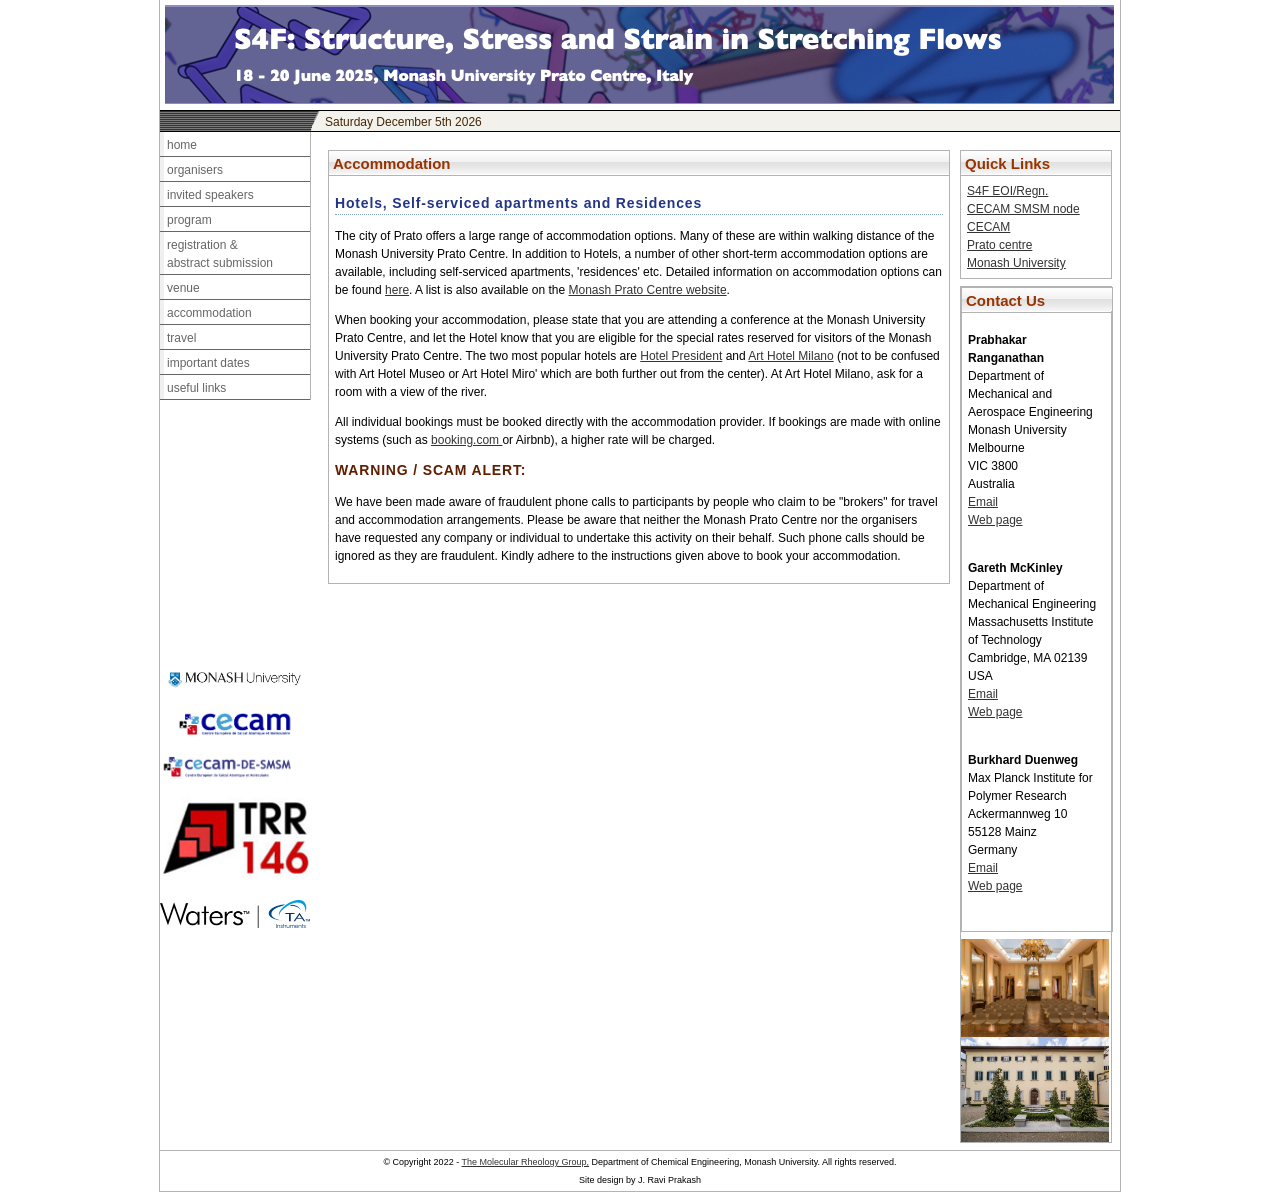
<file: meetings/S4F-2025/accommodation.html>
<!DOCTYPE html PUBLIC "-//W3C//DTD XHTML 1.0 Transitional//EN"
"http://www.w3.org/TR/xhtml1/DTD/xhtml1-transitional.dtd">
<html xmlns="http://www.w3.org/1999/xhtml" lang="en" xml:lang="en"><!-- #BeginTemplate "Templates/document.dwt" --><!-- DW6 -->
<head>
<meta http-equiv="Content-Type" content="text/html; charset=ISO-8859-1" />
<!-- #BeginEditable "doctitle" -->
<title>S4F Workshop - Accommodation</title>
<!-- #EndEditable -->
	<style> 
		.Textwrap{
			float:right;
			margin: 10px;
		}
	</style>
	
<link href="style.css" rel="stylesheet" type="text/css" />
</head>
<body>
<div id="maincontainer">

<div id="header">

	<div class="logo">
	<img src="images/CECAM_banner_25.png" width="950" height="100" border="0" alt="logo" />
	</div>

<!-- 
	<div class="coname"><img src="images/coname.gif" width="200" height="80" border="0" alt="logo" />
	</div>
        -->
	<!-- 
	<div class="hdrR">
	Call us now on 1-234-567-890&nbsp;<br /><br />
	Find us on <a href="#">Facebook</a> and <a href="#">Twitter</a>&nbsp;	
    </div>
	-->

	<div class="clr"></div>
    
	<!--
	<div class="header-nav">
	  <div class="nav"><a class="dark" href="home.html">home</a> 
      | <a class="dark" href="organisers.html">organisers</a> 
      | <a class="dark" href="school_speakers.html">school speakers</a> 
      | <a class="dark" href="school_program.html">school program</a> 
      | <a class="dark" href="workshop_speakers.html">workshop speakers</a> 
      | <a class="dark" href="workshop_program.html">workshop program</a> 
      | <a class="dark" href="registration.html">registration</a> 
      | <a class="dark" href="venue.html">venue</a>
      &nbsp;
      </div>
	</div>
	 -->
     
		<div id="header-bar">
		<div id="bar-left"></div>
		<div id="bar-date"><script language="JavaScript" type="text/JavaScript">
<!-- Begin
d = new Array(
"Sunday",
"Monday",
"Tuesday",
"Wednesday",
"Thursday",
"Friday",
"Saturday"
);
m = new Array(
"January",
"February",
"March",
"April",
"May",
"June",
"July",
"August",
"September",
"October",
"November",
"December"
);

today = new Date();
day = today.getDate();
year = today.getYear();

if (year < 2000)    
year = year + 1900; 

end = "th";
if (day==1 || day==21 || day==31) end="st";
if (day==2 || day==22) end="nd";
if (day==3 || day==23) end="rd";
day+=end;

document.write(" ");
document.write(d[today.getDay()]+" "+m[today.getMonth()]+" ");
document.write(day+" " + year);
document.write(" ");
// End -->
</script></div>
	</div>

<div id="content">
  <div id="columns">
  
  <!-- #BeginEditable "Body" --><br />
    <div class="maintable">
     <div class="heading">Accommodation</div>
     <div class="boxcontent">
                  <p></p>
                  <div class="country">Hotels, Self-serviced apartments and Residences </div> 
<!--<p>The city of Prato offers a large range of accommodation options. Many of these are within walking distance of the Monash University Prato Centre. In addition to Hotels, a number of other short-term accommodation options are available, including self-serviced apartments, 'residences' etc. Information on <a href="https://monash.it/visiting-prato/accommodation/local-accommodation" target="_new">accommodation options</a> in Prato may be found on the Centre website.  
</p>-->
<p>The city of Prato offers a large range of accommodation options. Many of these are within walking distance of the Monash University Prato Centre. In addition to Hotels, a number of other short-term accommodation options are available, including self-serviced apartments, 'residences' etc. Detailed information on accommodation options can be found <a href="images/Prato-Accommodation.pdf" target="_new">here</a>. A list is also available on the <a href="https://monash.it/visiting-prato/accommodation/local-accommodation" target="_new">Monash Prato Centre website</a>.  
</p>
<p>When booking your accommodation, please state that you are attending a conference at the Monash University Prato Centre, and let the Hotel know that you are eligible for the special rates reserved for visitors of the Monash University Prato Centre. The two most popular hotels are <a href="https://www.hotelpresidentprato.com" target="_new"> Hotel President</a>  and <a href="https://www.arthotel-milano.it/en/" target="_new"> Art Hotel Milano</a> (not to be confused with Art Hotel Museo or Art Hotel Miro' which are both further out from the center). At Art Hotel Milano, ask for a room with a view of the river.</p>
	<p>
All individual bookings must be booked directly with the accommodation provider. If bookings are made with online systems (such as <a href="https://tinyurl.com/bde26mvy" target="_new">booking.com </a> or Airbnb), a higher rate will be charged. </p>
<!--	<b>Once delegates have successfully completed their <a href="registration.html">registration</a>, they will be sent a detailed list of accommodation options at which special rates have been negotiated. These special rates are reserved for visitors to the Monash Prato Centre. They are confidential and must not be shared or included in publications or online systems.</b>-->

		 
<p></p>

<p><div class="myheading">WARNING / SCAM ALERT:</div> 
<p></p>
We have been made aware of fraudulent phone calls to participants by people who claim to be "brokers" for travel
and accommodation arrangements. Please be aware that neither the Monash Prato Centre nor the organisers have requested any company or individual
to undertake this activity on their behalf. Such phone calls should be ignored as they are fraudulent. Kindly adhere to the instructions given
above to book your accommodation. 
</p>
     <!--
<div class="myheading">Hotel San Marco  </div> 
    
        (10 single rooms + 10 double rooms) <br>
        Cost including breakfast, wi-fi, gym, tax: <br>
        Single room: 60 Euro <br> 
        Double room (for two persons): 80 Euro<br>
        <b>Release date: 8 January 2016 </b> <br>
        Piazza San Marco, 48 <br> 
        59100 Prato <br>
        tel +39 0574 21321/ fax. +39 0574/22378<br>
        <a href="http://www.hotelsanmarcoprato.com" target="_new">www.hotelsanmarcoprato.com</a> &nbsp;&nbsp;&nbsp;&nbsp;&nbsp;&nbsp; 
        <a href="mailto:info@hotelsanmarcoprato.com">email address</a> &nbsp;&nbsp;&nbsp;&nbsp;&nbsp;&nbsp; 
        <a href="http://www.hotelsanmarcoprato.com/dove-siamo-eng.htm#" target="_new">Getting there</a></p>
         <p>The hotel is situated in piazza San Marco on the edge of the historic centre of Prato and is a 10 minutes walk from the Monash Prato Centre</p>
      <p></p>
      <p> When booking reservation at the hotel, please specify the following: Monash University Prato Centre Group  "Hydrodynamic Fluctuations in Soft-Matter Simulations 2016". Hotel guests will be required to send their credit card data as a guarantee of the reservation, but will not be charged before check-out. Cancellations can be made up to 7  days before arrival without penalty, after which date the first night will be charged. 
      </p>
      <div class="myheading">Art Hotel Milano</div>
        
        (15 single rooms + 10 double rooms) <br>
        Cost including breakfast, wi-fi, free drinks fridge, tax: <br>
        Single room: 63 Euro <br> 
        Double room (for one person): 70 Euro <br> 
        Double room (for two persons): 86 Euro<br>
        <b>Release date: 10 January 2016 </b> <br>
        
        <!-- 
        Via Tiziano, 15 <br> 
        59100 Prato <br>
        tel. +39 0574 23371/ fax. +39 0574 27706<br>
        <a href="http://www.arthotel-milano.it/en" target="_new">http://www.arthotel-milano.it/en</a>&nbsp;&nbsp;&nbsp;&nbsp;&nbsp;&nbsp; 
        <a href="mailto:reservation@arthotel-milano.it">email address</a>&nbsp;&nbsp;&nbsp;&nbsp;&nbsp;&nbsp; 
        <a href="http://www.arthotel-milano.it/en/location" target="_new">Location</a></p>
      <p>The Art hotel is in the heart of the city of Prato, located near the medieval walls, a few steps from Emperor Frederick II's castle, the  Museum of Textiles and the international Monash University.</p>
      <p> When booking reservation at the hotel, please specify the following: Monash University Prato Centre Group "Hydrodynamic Fluctuations in Soft-Matter Simulations 2016". Hotel guests will be required to send their credit card data as a guarantee of the reservation, but will not be charged before check-out. Cancellations/modifications can be made up to 24 hours before arrival without penalty, after which date the first night will be charged. 
      </p>
  
      <div class="myheading">B&B Buonanotte Barbarossa</div>
	Bed & Breakfast  <br>
    (2 rooms, single or double) <br>
        Single room: 70 Euro <br> 
        Double room (for two persons): 100 Euro<br>
        <b>Release date: 22 January 2016 </b> <br>
	Piazza delle Carceri 1 - Prato  <br>
	+39 335 5430082  <br>
	Proprietor: Claudia and Andrea  <br>
    <a href="http://www.buonanottebarbarossa.it/eng.html" target="_new">http://www.buonanottebarbarossa.it/eng.html</a> 
    &nbsp;&nbsp;&nbsp;&nbsp;&nbsp;&nbsp;
    <a href="mailto:info@buonanottebarbarossa.it">email address</a>
    &nbsp;&nbsp;&nbsp;&nbsp;&nbsp;&nbsp; <br>
	5 minutes walking distance from the Monash Prato Centre. <br>
      -->
      
      
      
<!--  ***EVERYTHING BELOW FROM THE OLD SITE****
Individual bookings should be made directly with the hotels. Please reserve by September 10, 2012 and ensure that you indicate you must receive the special rate negotiated by the Monash University Prato Centre, as indicated below</b>. Information on <a href="http://ita.monash.edu/visit/accommodation/" target="_new">additional hotels</a> in Prato may be found on the Centre website. </p>
 <p></p>
                  <div class="myheading">Hotel San Marco  </div> 
    
        (10 single rooms + 10 double rooms) <br>
        Cost including breakfast, wi-fi, gym, tax: <br>
        Single room: 55 Euro <br> Double room (for one person): 60 Euro <br> Double room (for two persons): 75 Euro<br>
        Piazza San Marco, 48 <br> 
        59100 Prato <br>
        tel +39 0574 21321/ fax. +39 0574/22378<br>
        <a href="http://www.hotelsanmarcoprato.com" target="_new">www.hotelsanmarcoprato.com</a> &nbsp;&nbsp;&nbsp;&nbsp;&nbsp;&nbsp; 
        <a href="mailto:info@hotelsanmarcoprato.com">email address</a> &nbsp;&nbsp;&nbsp;&nbsp;&nbsp;&nbsp; 
        <a href="http://www.hotelsanmarcoprato.com/dove-siamo-eng.htm#" target="_new">Getting there</a></p>
         <p>The hotel is situated in piazza San Marco on the edge of the historic centre of Prato and is a 10 minutes walk from the Monash Prato Centre</p>
      <p></p>
      <p> When booking reservation at the hotel, please specify the following: Monash University Prato Centre Group  "Coupling Fluid  and Solids". Hotel guests will be required to send their credit card data as a guarantee of the reservation, but will not be charged before check-out. Cancellations can be made up to 7  days before arrival without penalty, after which date the first night will be charged. 
      </p>
      <div class="myheading">Art Hotel Milano</div>
        
        (15 single rooms + 30 double rooms) <br>
        Cost including breakfast, wi-fi, free drinks fridge, tax: <br>
        Single room: 63 Euro <br> Double room (for one person): 70 Euro <br> Double room (for two persons): 86 Euro<br>
        Via Tiziano, 15 <br> 
        59100 Prato <br>
        tel. +39 0574 23371/ fax. +39 0574 27706<br>
        <a href="http://www.arthotel-milano.it/en" target="_new">http://www.arthotel-milano.it/en</a>&nbsp;&nbsp;&nbsp;&nbsp;&nbsp;&nbsp; 
        <a href="mailto:reservation@arthotel-milano.it">email address</a>&nbsp;&nbsp;&nbsp;&nbsp;&nbsp;&nbsp; <a href="http://www.arthotel-milano.it/en/location" target="_new">Location</a></p>
      <p>The Art hotel is in the heart of the city of Prato, located near the medieval walls, a few steps from Emperor Frederick II's castle, the  Museum of Textiles and the international Monash University.</p>
      <p> When booking reservation at the hotel, please specify the following: Monash University Prato Centre Group  "Coupling Fluid  and Solids" n: 45852. Hotel guests will be required to send their credit card data as a guarantee of the reservation, but will not be charged before check-out. Cancellations can be made up to 2 weeks before arrival without penalty, after which date the first night will be charged. 
      </p>
                 <!--  <hr/>
                 
                  ***EVERYTHING ABOVE FROM THE OLD SITE -->  
</div>
    </div>
    
  
<!-- #EndEditable -->
  </div>
</div>


<div id="leftside">

	<div id="menu">
<ul id="menulist">
          <li><a href="home.html">home</a></li>
          <li><a href="organisers.html">organisers</a></li>
           <li><a href="invited_speakers.html">invited speakers</a></li>
          <li><a href="program.html">program</a></li>
          
       <!--  <li><a href="workshop_speakers.html">workshop speakers</a></li>
          <li><a href="workshop_program.html">workshop program</a></li> -->
          
          <li><a href="registration.html">registration &<br /> abstract submission</a></li>
          <li><a href="venue.html">venue</a></li>
          <li><a href="accommodation.html">accommodation</a></li>
          <li><a href="travel.html">travel</a></li>
           <li><a href="impdates.html">important dates</a></li>
           <li><a href="useful_links.html">useful links</a></li>

</ul>
</div>
<p></p>

<div align="center"> 
  <br/>
  <img src="images/S4F_side_blank_1.png" alt="TTS" width="120" height="234" border="0" /><!--</a><br/><br/><br/>-->
  <!--<img src="images/S4F_side_blank_2.png" alt="TTS" width="120" height="61" border="0" />--><!--</a><br/><br/><br/>-->
  <a href="https://www.monash.edu/engineering/departments/mechanical/engineering/departments/mechanical/" target="_new"><img src="images/monash.jpg" alt="ECT" width="150" height="30" border="0" /></a><br /><br />
  <a href="https://www.cecam.org/" target="_new"><img src="images/CECAM.png" alt="ECT" width="115" height="25" border="0" /></a><br /><br />
  <a href="https://de-smsm.cecam.org/" target="_new"><img src="images/SM.png" alt="TTS" width="152" height="24" border="0" /></a><br/><br/>
  <a href="https://trr146.uni-mainz.de//" target="_new"><img src="images/trr_logo.png" alt="ECT" width="150" height="85" border="0" /></a><br /><br />
<a href="https://www.tainstruments.com/products/rheology/" target="_new"><img src="images/WAT_TA_logo_color.png" alt="TA logo" width="150" height="28" border="0" /></a><br /><br />
  </div>
  <!--    
      <p align="center">
    <a href="http://validator.w3.org/check?uri=referer"><img
        src="http://www.w3.org/Icons/valid-xhtml10-blue"
        alt="Valid XHTML 1.0 Transitional" height="31" width="88" border="0" /></a>
  </p>
  
  <p align="center">
<a href="http://jigsaw.w3.org/css-validator/">
    <img style="border:0;width:88px;height:31px"
        src="http://jigsaw.w3.org/css-validator/images/vcss-blue"
        border="0" alt="Valid CSS!" />
        
         -->
<!-- </a> </p> -->
</div>

<div id="rightside">

<br />
<div class="rightbox">
 <div class="heading">Quick Links</div>
  <div class="boxcontent">
    <a href="https://www.cecam.org/workshop-details/structure-stress-strain-stretching-flows-1407" target="_new">S4F EOI/Regn.</a><br/>
    <a href="https://de-smsm.cecam.org/" target="_new">CECAM SMSM node</a><br/> 
    <a href="https://www.cecam.org/" target="_new">CECAM</a><br/>
    <a href="http://www.ita.monash.edu/" target="_new">Prato centre</a><br/>
    <a href="https://www.monash.edu/engineering/departments/mechanical/engineering/departments/mechanical" target="_new">Monash University</a>
  </div>
           
</div>

<div class="rightbox">
<!-- 
 <div class="heading">Venue</div>
 <p> </p>
   <div align="center">
                   <img src="images/img_ven_01.jpg" width="115" height="120" alt=""/></div>
             <div class="boxcontent">
             The Monash University Prato Centre is located in the elegant 18th century palace Palazzo Vaj, in the historic centre of an ancient Tuscan city. 
             <div align="right"><a href="venue.html">read more</a>.....</div>
</p>
              </div> 
                 </div>
                  
-->

<div class="rightbox">
 <div class="heading">Contact Us</div>
 
 <div class="boxcontent">

  <p><b>Prabhakar Ranganathan</b><br/>
    Department of Mechanical and Aerospace Engineering<br/>
    Monash University<br/>
    Melbourne<br/>
    VIC 3800<br/>
    Australia<br/>
    <a href="mailto:prabhakar.ranganathan@monash.edu">Email</a><br/>
    <a href="https://monashsoftmatter.wordpress.com/" target="_new">Web page</a><br/>
    &nbsp;</p>               

<p align="left"><b>Gareth McKinley</b><br/>
  Department of Mechanical Engineering<br/>
Massachusetts Institute of Technology<br/>
Cambridge, MA 02139<br/>
USA<br/>
<a href="mailto:gareth@mit.edu">Email</a><br/>
<a href="https://meche.mit.edu/people/faculty/GARETH@MIT.EDU#" target="_new">Web page</a><br/>
&nbsp;</p>
 <p><b>Burkhard Duenweg</b><br/>
Max Planck Institute for Polymer Research<br/>
Ackermannweg 10<br/>
55128 Mainz<br/>
Germany<br/>
<a href="mailto:duenweg@mpip-mainz.mpg.de">Email</a><br/>
<a href="https://bduenweg.de" target="_new">Web page</a><br/>
&nbsp;</p>
     
</div>
	</div>
	<br/>
	<a href="https://monash.it/conferences/conference-services" target="_new"><img src="images/web_Grollo_02_LR.jpeg" alt="TTS" width="148" height="98" border="0" /></a> 
	<br/>
	<a href="https://monash.it/facilities/palazzo-vaj-and-our-garden" target="_new"><img src="images/Prato_garden_2.jpg" alt="TTS" width="148" height="105" border="0" /></a> 
</div>
</div>
	
<!-- 
<div id="footer">
 <div class="bottomlinks"><p align="right"><strong>Customer services</strong></p>
          <p align="right"><a href="#">Contact us</a><br />

            <a href="#">Returns policy</a><br />
            <a href="#">Special offers</a>          </p></div>

   <div class="bottomlinks"><p align="right"><strong>Help &amp; FAQ</strong></p>

          <p align="right"><a href="#">Shipping FAQ</a><br />

            <a href="#">Payment FAQ</a>          </p></div>

    <div class="bottomlinks"><p align="right"><strong>Articles</strong></p>

          <p align="right"><a href="#">How to do this</a><br />
            <a href="#">How to do that</a><br />

            <a href="#">How to do both</a> </p></div>

   <div class="bottomlinksend"><p align="right"><strong>Links</strong></p>
          <p align="right"><a href="#">Shopping cart software</a><br />

            <a href="#">Hosting services</a><br />
            <a href="#">Our blog
            </a></p></div>
     -->
    <!-- 
        <div class="footer1" align="right"><br />&copy; Copyright 2010 - <a href="http://www.ecommercetemplates.com/" target="_blank">Templates</a> by The Template Store &nbsp;</div>    
        --> 
        <div class="footer1" align="center">&copy; Copyright 2022 - <a href="http://users.monash.edu.au/~rprakash/" target="_new">The Molecular Rheology Group,</a> Department of Chemical Engineering, Monash University. All rights reserved. <br /> Site design by J. Ravi Prakash </div>  
       
</div>

</div>
</body>
<!-- #EndTemplate --></html>
</file>
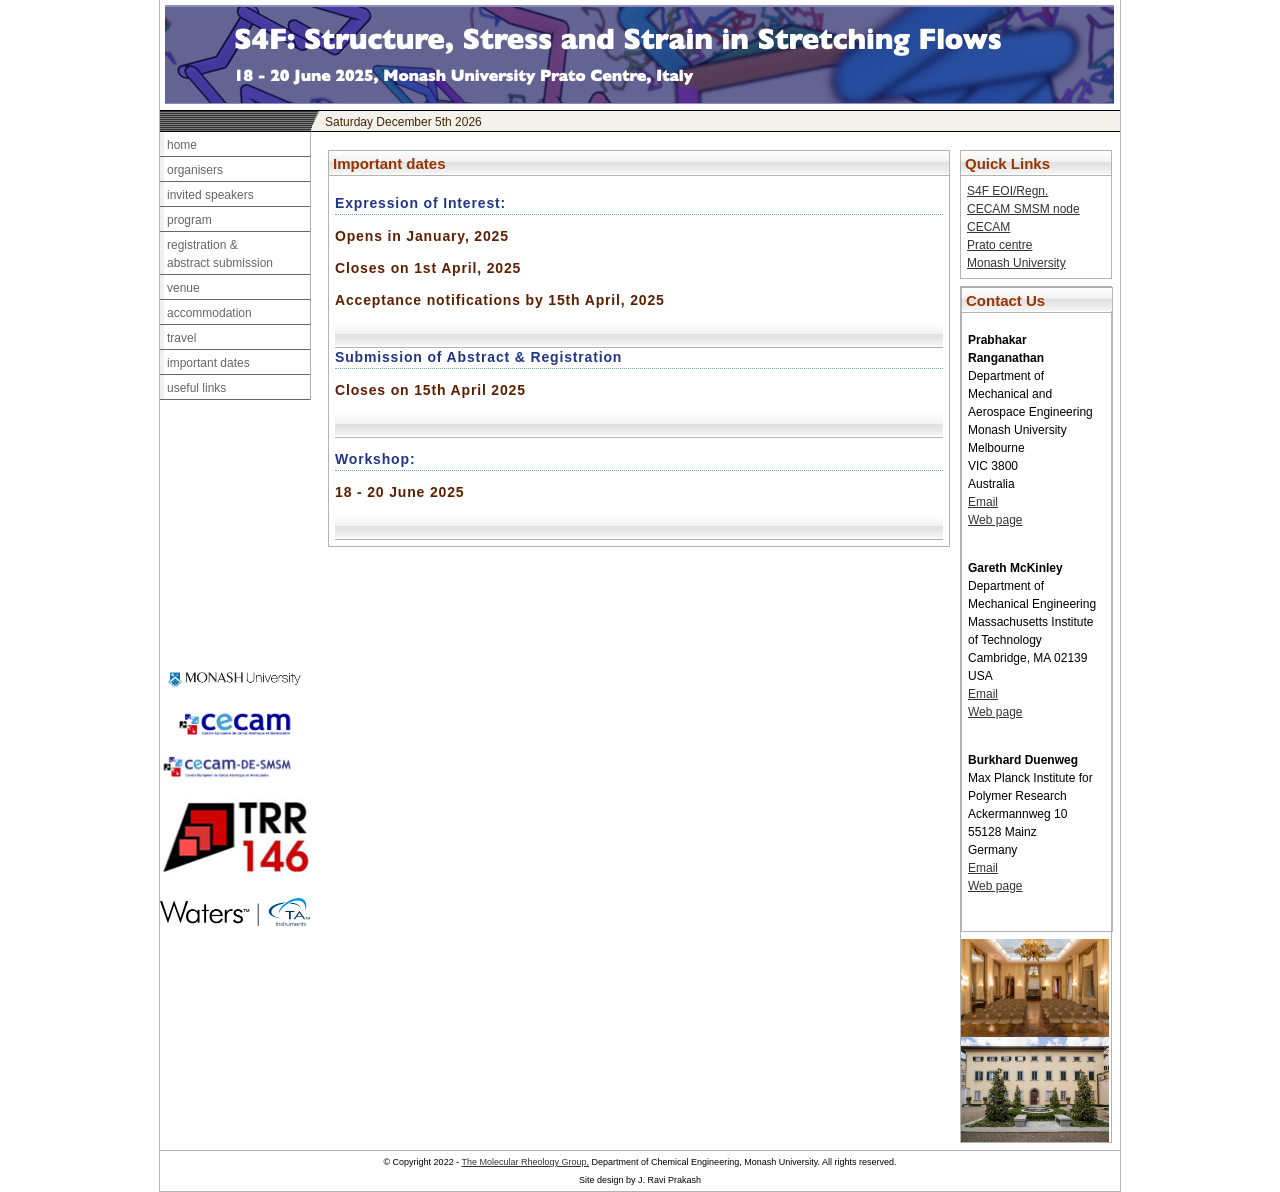
<file: meetings/S4F-2025/impdates.html>
<!DOCTYPE html PUBLIC "-//W3C//DTD XHTML 1.0 Transitional//EN"
"http://www.w3.org/TR/xhtml1/DTD/xhtml1-transitional.dtd">
<html xmlns="http://www.w3.org/1999/xhtml" lang="en" xml:lang="en"><!-- #BeginTemplate "Templates/document.dwt" --><!-- DW6 -->
<head>
<meta http-equiv="Content-Type" content="text/html; charset=ISO-8859-1" />
<!-- #BeginEditable "doctitle" -->
<title>S4F Workshop - Important Dates</title>
<!-- #EndEditable -->
	<style> 
		.Textwrap{
			float:right;
			margin: 10px;
		}
	</style>
	
<link href="style.css" rel="stylesheet" type="text/css" />
</head>
<body>
<div id="maincontainer">

<div id="header">

	<div class="logo">
	<img src="images/CECAM_banner_25.png" width="950" height="100" border="0" alt="logo" />
	</div>

<!-- 
	<div class="coname"><img src="images/coname.gif" width="200" height="80" border="0" alt="logo" />
	</div>
        -->
	<!-- 
	<div class="hdrR">
	Call us now on 1-234-567-890&nbsp;<br /><br />
	Find us on <a href="#">Facebook</a> and <a href="#">Twitter</a>&nbsp;	
    </div>
	-->

	<div class="clr"></div>
    
	<!--
	<div class="header-nav">
	  <div class="nav"><a class="dark" href="home.html">home</a> 
      | <a class="dark" href="organisers.html">organisers</a> 
      | <a class="dark" href="school_speakers.html">school speakers</a> 
      | <a class="dark" href="school_program.html">school program</a> 
      | <a class="dark" href="workshop_speakers.html">workshop speakers</a> 
      | <a class="dark" href="workshop_program.html">workshop program</a> 
      | <a class="dark" href="registration.html">registration</a> 
      | <a class="dark" href="venue.html">venue</a>
      &nbsp;
      </div>
	</div>
	 -->
     
		<div id="header-bar">
		<div id="bar-left"></div>
		<div id="bar-date"><script language="JavaScript" type="text/JavaScript">
<!-- Begin
d = new Array(
"Sunday",
"Monday",
"Tuesday",
"Wednesday",
"Thursday",
"Friday",
"Saturday"
);
m = new Array(
"January",
"February",
"March",
"April",
"May",
"June",
"July",
"August",
"September",
"October",
"November",
"December"
);

today = new Date();
day = today.getDate();
year = today.getYear();

if (year < 2000)    
year = year + 1900; 

end = "th";
if (day==1 || day==21 || day==31) end="st";
if (day==2 || day==22) end="nd";
if (day==3 || day==23) end="rd";
day+=end;

document.write(" ");
document.write(d[today.getDay()]+" "+m[today.getMonth()]+" ");
document.write(day+" " + year);
document.write(" ");
// End -->
</script></div>
	</div>

<div id="content">
  <div id="columns">
  
  <!-- #BeginEditable "Body" --><br />
    <div class="maintable">
     <div class="heading">Important dates</div>
     <div class="boxcontent">
                  <p></p>
                  
 <!-- <div class="country">Notification of acceptance:</div> 
 <p><div class="myheading"> 7 June 2012 </div>  </p>
<p></p> -->
<div class="country">Expression of Interest:</div> 
                   <p><div class="myheading"> Opens in January, 2025</div>  </p>
                   <p><div class="myheading"> Closes on 1st April, 2025</div>  </p>
                   <p><div class="myheading"> Acceptance notifications by 15th April, 2025</div>  </p>
                   <p></p>
                   <div class="heading"> </div>
 <div class="country">Submission of Abstract & Registration </div> 
<p><div class="myheading"> Closes on 15th April 2025 </div>  </p>
<p></p>
<div class="heading"> </div>

                   
 <!--
 <div class="country">Release of rooms blocked in Hotels San Marco and Art Hotel Milano:</div> 
<p><div class="myheading"> 31 January 2016 </div>  </p>
<div class="heading"> </div>
  -->
<p> </p>
<!-- <div class="country">School:</div> 
<p><div class="myheading"> 14 - 16 June 2023  </div>  </p>
<p></p>
<div class="heading"> </div> -->
<div class="country">Workshop:</div> 
<p><div class="myheading"> 18 - 20 June 2025 </div>  </p>
<p> </p>
<div class="heading"> </div>
                 <!--  <hr/>
                 -->
</div>
    </div>
<!-- #EndEditable -->
  </div>
</div>


<div id="leftside">

	<div id="menu">
<ul id="menulist">
          <li><a href="home.html">home</a></li>
          <li><a href="organisers.html">organisers</a></li>
           <li><a href="invited_speakers.html">invited speakers</a></li>
          <li><a href="program.html">program</a></li>
          
       <!--  <li><a href="workshop_speakers.html">workshop speakers</a></li>
          <li><a href="workshop_program.html">workshop program</a></li> -->
          
          <li><a href="registration.html">registration &<br /> abstract submission</a></li>
          <li><a href="venue.html">venue</a></li>
          <li><a href="accommodation.html">accommodation</a></li>
          <li><a href="travel.html">travel</a></li>
           <li><a href="impdates.html">important dates</a></li>
           <li><a href="useful_links.html">useful links</a></li>

</ul>
</div>
<p></p>


<div align="center"> 
  <br/>
  <img src="images/S4F_side_blank_1.png" alt="TTS" width="120" height="234" border="0" /><!--</a><br/><br/><br/>-->
  <!--<img src="images/S4F_side_blank_2.png" alt="TTS" width="120" height="61" border="0" />--><!--</a><br/><br/><br/>-->
  <a href="https://www.monash.edu/engineering/departments/mechanical/" target="_new"><img src="images/monash.jpg" alt="ECT" width="150" height="30" border="0" /></a><br /><br />
  <a href="https://www.cecam.org/" target="_new"><img src="images/CECAM.png" alt="ECT" width="115" height="25" border="0" /></a><br /><br />
  <a href="https://de-smsm.cecam.org/" target="_new"><img src="images/SM.png" alt="TTS" width="152" height="24" border="0" /></a><br/><br/>
  <a href="https://trr146.uni-mainz.de//" target="_new"><img src="images/trr_logo.png" alt="ECT" width="150" height="83" border="0" /></a><br /><br />
<a href="https://www.tainstruments.com/products/rheology/" target="_new"><img src="images/WAT_TA_logo_color.png" alt="TA logo" width="150" height="28" border="0" /></a><br /><br />
  </div>
  <!--    
      <p align="center">
    <a href="http://validator.w3.org/check?uri=referer"><img
        src="http://www.w3.org/Icons/valid-xhtml10-blue"
        alt="Valid XHTML 1.0 Transitional" height="31" width="88" border="0" /></a>
  </p>
  
  <p align="center">
<a href="http://jigsaw.w3.org/css-validator/">
    <img style="border:0;width:88px;height:31px"
        src="http://jigsaw.w3.org/css-validator/images/vcss-blue"
        border="0" alt="Valid CSS!" />
        
         -->
<!-- </a> </p> -->
</div>

<div id="rightside">

<br />
<div class="rightbox">
 <div class="heading">Quick Links</div>
  <div class="boxcontent">
    <a href="https://www.cecam.org/workshop-details/structure-stress-strain-stretching-flows-1407" target="_new">S4F EOI/Regn.</a><br/>
    <a href="https://de-smsm.cecam.org/" target="_new">CECAM SMSM node</a><br/> 
    <a href="https://www.cecam.org/" target="_new">CECAM</a><br/>
    <a href="http://www.ita.monash.edu/" target="_new">Prato centre</a><br/>
    <a href="http://www.monash.edu/" target="_new">Monash University</a>
  </div>
           
</div>

<div class="rightbox">
<!-- 
 <div class="heading">Venue</div>
 <p> </p>
   <div align="center">
                   <img src="images/img_ven_01.jpg" width="115" height="120" alt=""/></div>
             <div class="boxcontent">
             The Monash University Prato Centre is located in the elegant 18th century palace Palazzo Vaj, in the historic centre of an ancient Tuscan city. 
             <div align="right"><a href="venue.html">read more</a>.....</div>
</p>
              </div> 
                 </div>
                  
-->

<div class="rightbox">
 <div class="heading">Contact Us</div>
 
 <div class="boxcontent">

                  
  <p><b>Prabhakar Ranganathan</b><br/>
    Department of Mechanical and Aerospace Engineering<br/>
    Monash University<br/>
    Melbourne<br/>
    VIC 3800<br/>
    Australia<br/>
    <a href="mailto:prabhakar.ranganathan@monash.edu">Email</a><br/>
    <a href="https://monashsoftmatter.wordpress.com/" target="_new">Web page</a><br/>
    &nbsp;</p>    
<p align="left"><b>Gareth McKinley</b><br/>
  Department of Mechanical Engineering<br/>
Massachusetts Institute of Technology<br/>
Cambridge, MA 02139<br/>
USA<br/>
<a href="mailto:gareth@mit.edu">Email</a><br/>
<a href="https://meche.mit.edu/people/faculty/GARETH@MIT.EDU#" target="_new">Web page</a><br/>
&nbsp;</p>
 <p><b>Burkhard Duenweg</b><br/>
Max Planck Institute for Polymer Research<br/>
Ackermannweg 10<br/>
55128 Mainz<br/>
Germany<br/>
<a href="mailto:duenweg@mpip-mainz.mpg.de">Email</a><br/>
<a href="https://bduenweg.de" target="_new">Web page</a><br/>
&nbsp;</p>
     
</div>
	</div>
	<br/>
	<a href="https://monash.it/conferences/conference-services" target="_new"><img src="images/web_Grollo_02_LR.jpeg" alt="TTS" width="148" height="98" border="0" /></a> 
	<br/>
	<a href="https://monash.it/facilities/palazzo-vaj-and-our-garden" target="_new"><img src="images/Prato_garden_2.jpg" alt="TTS" width="148" height="105" border="0" /></a> 
</div>
</div>
	
<!-- 
<div id="footer">
 <div class="bottomlinks"><p align="right"><strong>Customer services</strong></p>
          <p align="right"><a href="#">Contact us</a><br />

            <a href="#">Returns policy</a><br />
            <a href="#">Special offers</a>          </p></div>

   <div class="bottomlinks"><p align="right"><strong>Help &amp; FAQ</strong></p>

          <p align="right"><a href="#">Shipping FAQ</a><br />

            <a href="#">Payment FAQ</a>          </p></div>

    <div class="bottomlinks"><p align="right"><strong>Articles</strong></p>

          <p align="right"><a href="#">How to do this</a><br />
            <a href="#">How to do that</a><br />

            <a href="#">How to do both</a> </p></div>

   <div class="bottomlinksend"><p align="right"><strong>Links</strong></p>
          <p align="right"><a href="#">Shopping cart software</a><br />

            <a href="#">Hosting services</a><br />
            <a href="#">Our blog
            </a></p></div>
     -->
    <!-- 
        <div class="footer1" align="right"><br />&copy; Copyright 2010 - <a href="http://www.ecommercetemplates.com/" target="_blank">Templates</a> by The Template Store &nbsp;</div>    
        --> 
        <div class="footer1" align="center">&copy; Copyright 2022 - <a href="http://users.monash.edu.au/~rprakash/" target="_new">The Molecular Rheology Group,</a> Department of Chemical Engineering, Monash University. All rights reserved. <br /> Site design by J. Ravi Prakash </div>  
       
</div>

</div>
</body>
<!-- #EndTemplate --></html>
</file>
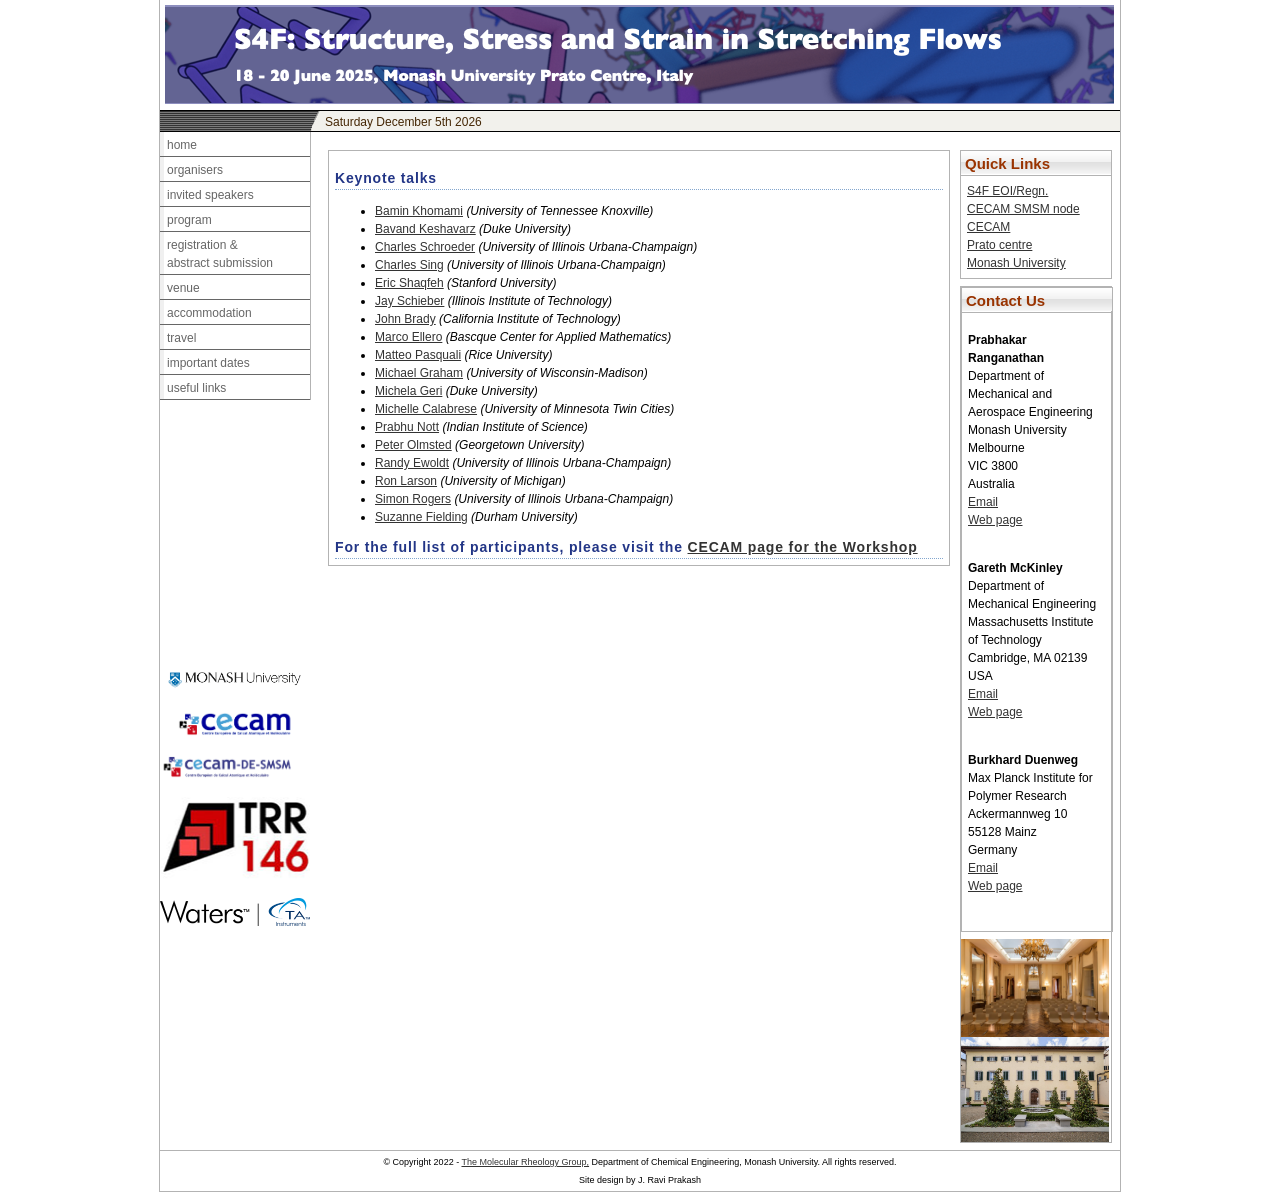
<file: meetings/S4F-2025/invited_speakers.html>
<!DOCTYPE html PUBLIC "-//W3C//DTD XHTML 1.0 Transitional//EN"
"http://www.w3.org/TR/xhtml1/DTD/xhtml1-transitional.dtd">
<html xmlns="http://www.w3.org/1999/xhtml" lang="en" xml:lang="en"><!-- #BeginTemplate "Templates/document.dwt" --><!-- DW6 -->
<head>
<meta http-equiv="Content-Type" content="text/html; charset=ISO-8859-1" />
<!-- #BeginEditable "doctitle" -->
<title>S4F Workshop - Participants</title>
<!-- #EndEditable -->
	<style> 
		.Textwrap{
			float:right;
			margin: 10px;
		}
	</style>
	
<link href="style.css" rel="stylesheet" type="text/css" />
</head>
<body>
<div id="maincontainer">

<div id="header">

	<div class="logo">
	<img src="images/CECAM_banner_25.png" width="950" height="100" border="0" alt="logo" />
	</div>

<!-- 
	<div class="coname"><img src="images/coname.gif" width="200" height="80" border="0" alt="logo" />
	</div>
        -->
	<!-- 
	<div class="hdrR">
	Call us now on 1-234-567-890&nbsp;<br /><br />
	Find us on <a href="#">Facebook</a> and <a href="#">Twitter</a>&nbsp;	
    </div>
	-->

	<div class="clr"></div>
    
	<!--
	<div class="header-nav">
	  <div class="nav"><a class="dark" href="home.html">home</a> 
      | <a class="dark" href="organisers.html">organisers</a> 
      | <a class="dark" href="school_speakers.html">school speakers</a> 
      | <a class="dark" href="school_program.html">school program</a> 
      | <a class="dark" href="workshop_speakers.html">workshop speakers</a> 
      | <a class="dark" href="workshop_program.html">workshop program</a> 
      | <a class="dark" href="registration.html">registration</a> 
      | <a class="dark" href="venue.html">venue</a>
      &nbsp;
      </div>
	</div>
	 -->
     
		<div id="header-bar">
		<div id="bar-left"></div>
		<div id="bar-date"><script language="JavaScript" type="text/JavaScript">
<!-- Begin
d = new Array(
"Sunday",
"Monday",
"Tuesday",
"Wednesday",
"Thursday",
"Friday",
"Saturday"
);
m = new Array(
"January",
"February",
"March",
"April",
"May",
"June",
"July",
"August",
"September",
"October",
"November",
"December"
);

today = new Date();
day = today.getDate();
year = today.getYear();

if (year < 2000)    
year = year + 1900; 

end = "th";
if (day==1 || day==21 || day==31) end="st";
if (day==2 || day==22) end="nd";
if (day==3 || day==23) end="rd";
day+=end;

document.write(" ");
document.write(d[today.getDay()]+" "+m[today.getMonth()]+" ");
document.write(day+" " + year);
document.write(" ");
// End -->
</script></div>
	</div>

<div id="content">
  <div id="columns">
  
  <!-- #BeginEditable "Body" --><br />
     <div class="maintable">
     <div class="boxcontent">
     <p></p>
     <div class="country">Keynote talks</div>
     <ul>
     <li><a href="https://cbe.utk.edu/people/bamin-khomami/" target="_new" class="t12">Bamin Khomami</a> <i>(University of Tennessee Knoxville)</i></li>
     <li><a href="https://mems.duke.edu/faculty/bavand-keshavarz/" target="_new" class="t12">Bavand Keshavarz</a> <i>(Duke University)</i></li>
     <li><a href="https://schroeder.scs.illinois.edu/" target="_new" class="t12">Charles Schroeder</a> <i>(University of Illinois Urbana-Champaign)</i></li>
     <li><a href="https://sing.scs.illinois.edu/" target="_new" class="t12">Charles Sing</a> <i>(University of Illinois Urbana-Champaign)</i></li>
     <li><a href="https://cheme.stanford.edu/people/eric-shaqfeh" target="_new" class="t12">Eric Shaqfeh</a> <i>(Stanford University)</i></li>
     <li><a href="https://www.iit.edu/directory/people/jay-schieber" target="_new" class="t12">Jay Schieber</a> <i>(Illinois Institute of Technology)</i></li>
     <li><a href="https://www.eas.caltech.edu/people/jfbrady" target="_new" class="t12">John Brady</a> <i>(California Institute of Technology)</i></li>
     <li><a href="https://www.bcamath.org/en/people/bcam-members/mellero" target="_new" class="t12">Marco Ellero</a> <i>(Bascque Center for Applied Mathematics)</i></li>
     <li><a href="https://pasquali.rice.edu/" target="_new" class="t12">Matteo Pasquali</a> <i>(Rice University)</i></li>
     <li><a href="https://grahamgroup.che.wisc.edu/" target="_new" class="t12">Michael Graham</a> <i>(University of Wisconsin-Madison)</i></li>
     <li><a href="https://dmi.duke.edu/about/faculty/michela-geri" target="_new" class="t12">Michela Geri</a> <i>(Duke University)</i></li>
     <li><a href="https://calabrese.cems.umn.edu/" target="_new" class="t12">Michelle Calabrese</a> <i>(University of Minnesota Twin Cities)</i></li>
     <li><a href="https://chemeng.iisc.ac.in/comflu/" target="_new" class='t12'>Prabhu Nott</a> <i>(Indian Institute of Science)</i></li>
     <li><a href="https://physics.georgetown.edu/peter-olmsted/" target="_new" class='t12'>Peter Olmsted</a> <i>(Georgetown University)</i></li>
     <li><a href="https://ewoldt.mechanical.illinois.edu/people/randy-h-ewoldt/" target="_new" class="t12">Randy Ewoldt</a> <i>(University of Illinois Urbana-Champaign)</i></li>
     <li><a href="https://che.engin.umich.edu/people/larson-ronald/" target="_new" class="t12">Ron Larson</a> <i>(University of Michigan)</i></li>
     <li><a href="https://publish.illinois.edu/rogerssoftmatter/" target="_new" class="t12">Simon Rogers</a> <i>(University of Illinois Urbana-Champaign)</i></li>
     <li><a href="https://www.dur.ac.uk/suzanne.fielding" target="_new" class='t12'>Suzanne Fielding</a> <i>(Durham University)</i></li>
         
    </ul>

    <div class="country">For the full list of participants, please visit the <a href="https://www.cecam.org/workshop-details/structure-stress-strain-stretching-flows-1407">CECAM page for the Workshop</a></div>
<!--     <ul>
      <li><a href="https://www.iiserpune.ac.in/research/department/physics/people/faculty/regular-faculty/apratim-chatterji/249" target="_new" class="t12">Apratim Chatterji</a> <i>(Indian Institute of Science Education and Research Pune)</i></li>
      <li><a href="" target="_new" class="t12">Chen Xuan</a> <i>(Xi'an Jiaotong-Liverpool University)</i></li>
      <li><a href="https://math.univ-cotedazur.fr/~vincenzi/" target="_new" class="t12">Dario Vincenzi</a> <i>(CNRS, Cote d'Azur University)</i></li>
      <li><a href="https://findanexpert.unimelb.edu.au/profile/994018-nick-robe" target="_new" class="t12">Dominic Robe</a> <i>(University of Melbourne)</i></li>
      <li><a href="https://www.elliehajizadeh.com/" target="_new" class="t12">Ellie Hajizadeh</a> <i>(University of Melbourne)</i></li>
      <li><a href="https://ignasipagonabarraga.eu/" target="_new" class='t12'>Ignacio Pagonabarraga</a> <i>(University of Barcelona)</i></li> 
      <li><a href="" target="_new" class="t12">Isaac Pincus</a> <i>(University of  Lausanne)</i></li>       
      <li><a href="https://www.che.iitb.ac.in/faculty/jason-r-picardo" target="_new" class='t12'>Jason Picardo</a> <i>(Indian Institute of Technology Bombay)</i></li>
      <li><a href="" target="_new" class='t12'>Kiran Kumari</a> <i>(University of Texas at Austin)</i></li>      
      <li><a href="https://www.umass.edu/polymer-science/about/directory/laurel-kroo" target="_new" class="t12">Laurel Kroo</a> <i>(University of Massachusetts Amherst)</i></li>
      
      <li><a href="https://www.che.iitb.ac.in/faculty/p-sunthar" target="_new" class='t12'>P Sunthar</a> <i>(Indian Institute of Technology Bombay)</i></li>
      <li><a href="https://www.che.iitb.ac.in/faculty/partha-sarathi-goswami" target="_new" class='t12'>Partha Sarathi Goswami</a> <i>(Indian Institute of Technology Bombay)</i></li>
      <li><a href="https://rshlab.com/" target="_new" class="t12">Richard Hodgkinson</a> <i>(University of Sheffield)</i></li> 
      <li><a href="https://che.uic.edu/profiles/vivek-sharma/" target="_new" class='t12'>Vivek Sharma</a> <i>(University of Illinois Chicago)</i></li>
      <li><a href="https://profs.provost.nagoya-u.ac.jp/html/100000186_en.html" target="_new" class='t12'>Yuichi Masubuchi</a> <i>(Nagoya University)</i></li> 
    </ul>

      <div class="country">Posters</div>
      <ul>
      <li><a href="https://math.univ-cotedazur.fr/~vincenzi/" target="_new" class="t12">Aditya Ganesh</a> <i>(Monash University)</i></li>
      <li><a href="https://math.univ-cotedazur.fr/~vincenzi/" target="_new" class="t12">Amit Varakhedkar </a> <i>(Monash University)</i></li>
      <li><a href="https://math.univ-cotedazur.fr/~vincenzi/" target="_new" class="t12">Avishek Kumar </a> <i>(Monash University)</i></li>
      </ul> -->
  </div>
</div>
<!-- #EndEditable -->

</div>
</div>

<div id="leftside">

	<div id="menu">
<ul id="menulist">
          <li><a href="home.html">home</a></li>
          <li><a href="organisers.html">organisers</a></li>
           <li><a href="invited_speakers.html">invited speakers</a></li>
          <li><a href="program.html">program</a></li>
          
       <!--  <li><a href="workshop_speakers.html">workshop speakers</a></li>
          <li><a href="workshop_program.html">workshop program</a></li> -->
          
          <li><a href="registration.html">registration &<br /> abstract submission</a></li>
          <li><a href="venue.html">venue</a></li>
          <li><a href="accommodation.html">accommodation</a></li>
          <li><a href="travel.html">travel</a></li>
           <li><a href="impdates.html">important dates</a></li>
           <li><a href="useful_links.html">useful links</a></li>

</ul>
</div>
<p></p>



<div align="center"> 
  <br/>
  <img src="images/S4F_side_blank_1.png" alt="TTS" width="120" height="234" border="0" /><!--</a><br/><br/><br/>-->
  <!--<img src="images/S4F_side_blank_2.png" alt="TTS" width="120" height="61" border="0" />--><!--</a><br/><br/><br/>-->
  <a href="https://www.monash.edu/engineering/departments/mechanical/" target="_new"><img src="images/monash.jpg" alt="ECT" width="150" height="30" border="0" /></a><br /><br />
  <a href="https://www.cecam.org/" target="_new"><img src="images/CECAM.png" alt="ECT" width="115" height="25" border="0" /></a><br /><br />
  <a href="https://de-smsm.cecam.org/" target="_new"><img src="images/SM.png" alt="TTS" width="152" height="24" border="0" /></a><br/><br/>
  <a href="https://trr146.uni-mainz.de//" target="_new"><img src="images/trr_logo.png" alt="ECT" width="150" height="83" border="0" /></a><br /><br />
<a href="https://www.tainstruments.com/products/rheology/" target="_new"><img src="images/WAT_TA_logo_color.png" alt="TA logo" width="150" height="28" border="0" /></a><br /><br />
  </div>
    <!--    
        <p align="center">
      <a href="http://validator.w3.org/check?uri=referer"><img
          src="http://www.w3.org/Icons/valid-xhtml10-blue"
          alt="Valid XHTML 1.0 Transitional" height="31" width="88" border="0" /></a>
    </p>
    
    <p align="center">
  <a href="http://jigsaw.w3.org/css-validator/">
      <img style="border:0;width:88px;height:31px"
          src="http://jigsaw.w3.org/css-validator/images/vcss-blue"
          border="0" alt="Valid CSS!" />
          
           -->
  <!-- </a> </p> -->
  </div>

<div id="rightside">

<br />
<div class="rightbox">
 <div class="heading">Quick Links</div>
  <div class="boxcontent">
    <a href="https://www.cecam.org/workshop-details/structure-stress-strain-stretching-flows-1407" target="_new">S4F EOI/Regn.</a><br/>
    <a href="https://de-smsm.cecam.org/" target="_new">CECAM SMSM node</a><br/> 
    <a href="https://www.cecam.org/" target="_new">CECAM</a><br/>
    <a href="http://www.ita.monash.edu/" target="_new">Prato centre</a><br/>
    <a href="http://www.monash.edu/" target="_new">Monash University</a>
  </div>
           
</div>

<div class="rightbox">
<!-- 
 <div class="heading">Venue</div>
 <p> </p>
   <div align="center">
                   <img src="images/img_ven_01.jpg" width="115" height="120" alt=""/></div>
             <div class="boxcontent">
             The Monash University Prato Centre is located in the elegant 18th century palace Palazzo Vaj, in the historic centre of an ancient Tuscan city. 
             <div align="right"><a href="venue.html">read more</a>.....</div>
</p>
              </div> 
                 </div>
                  
-->

<div class="rightbox">
 <div class="heading">Contact Us</div>
 
 <div class="boxcontent">
  <p><b>Prabhakar Ranganathan</b><br/>
    Department of Mechanical and Aerospace Engineering<br/>
    Monash University<br/>
    Melbourne<br/>
    VIC 3800<br/>
    Australia<br/>
    <a href="mailto:prabhakar.ranganathan@monash.edu">Email</a><br/>
    <a href="https://monashsoftmatter.wordpress.com/" target="_new">Web page</a><br/>
    &nbsp;</p>  
<p align="left"><b>Gareth McKinley</b><br/>
  Department of Mechanical Engineering<br/>
Massachusetts Institute of Technology<br/>
Cambridge, MA 02139<br/>
USA<br/>
<a href="mailto:gareth@mit.edu">Email</a><br/>
<a href="https://meche.mit.edu/people/faculty/GARETH@MIT.EDU#" target="_new">Web page</a><br/>
&nbsp;</p>
 <p><b>Burkhard Duenweg</b><br/>
Max Planck Institute for Polymer Research<br/>
Ackermannweg 10<br/>
55128 Mainz<br/>
Germany<br/>
<a href="mailto:duenweg@mpip-mainz.mpg.de">Email</a><br/>
<a href="https://bduenweg.de" target="_new">Web page</a><br/>
&nbsp;</p>
       
</div>
	</div>
	<br/>
	<a href="https://monash.it/conferences/conference-services" target="_new"><img src="images/web_Grollo_02_LR.jpeg" alt="TTS" width="148" height="98" border="0" /></a> 
	<br/>
	<a href="https://monash.it/facilities/palazzo-vaj-and-our-garden" target="_new"><img src="images/Prato_garden_2.jpg" alt="TTS" width="148" height="105" border="0" /></a> 
</div>
</div>
	
<!-- 
<div id="footer">
 <div class="bottomlinks"><p align="right"><strong>Customer services</strong></p>
          <p align="right"><a href="#">Contact us</a><br />

            <a href="#">Returns policy</a><br />
            <a href="#">Special offers</a>          </p></div>

   <div class="bottomlinks"><p align="right"><strong>Help &amp; FAQ</strong></p>

          <p align="right"><a href="#">Shipping FAQ</a><br />

            <a href="#">Payment FAQ</a>          </p></div>

    <div class="bottomlinks"><p align="right"><strong>Articles</strong></p>

          <p align="right"><a href="#">How to do this</a><br />
            <a href="#">How to do that</a><br />

            <a href="#">How to do both</a> </p></div>

   <div class="bottomlinksend"><p align="right"><strong>Links</strong></p>
          <p align="right"><a href="#">Shopping cart software</a><br />

            <a href="#">Hosting services</a><br />
            <a href="#">Our blog
            </a></p></div>
     -->
    <!-- 
        <div class="footer1" align="right"><br />&copy; Copyright 2010 - <a href="http://www.ecommercetemplates.com/" target="_blank">Templates</a> by The Template Store &nbsp;</div>    
        --> 
        <div class="footer1" align="center">&copy; Copyright 2022 - <a href="http://users.monash.edu.au/~rprakash/" target="_new">The Molecular Rheology Group,</a> Department of Chemical Engineering, Monash University. All rights reserved. <br /> Site design by J. Ravi Prakash </div>  
       
</div>

</div>
</body>
<!-- #EndTemplate --></html>
</file>
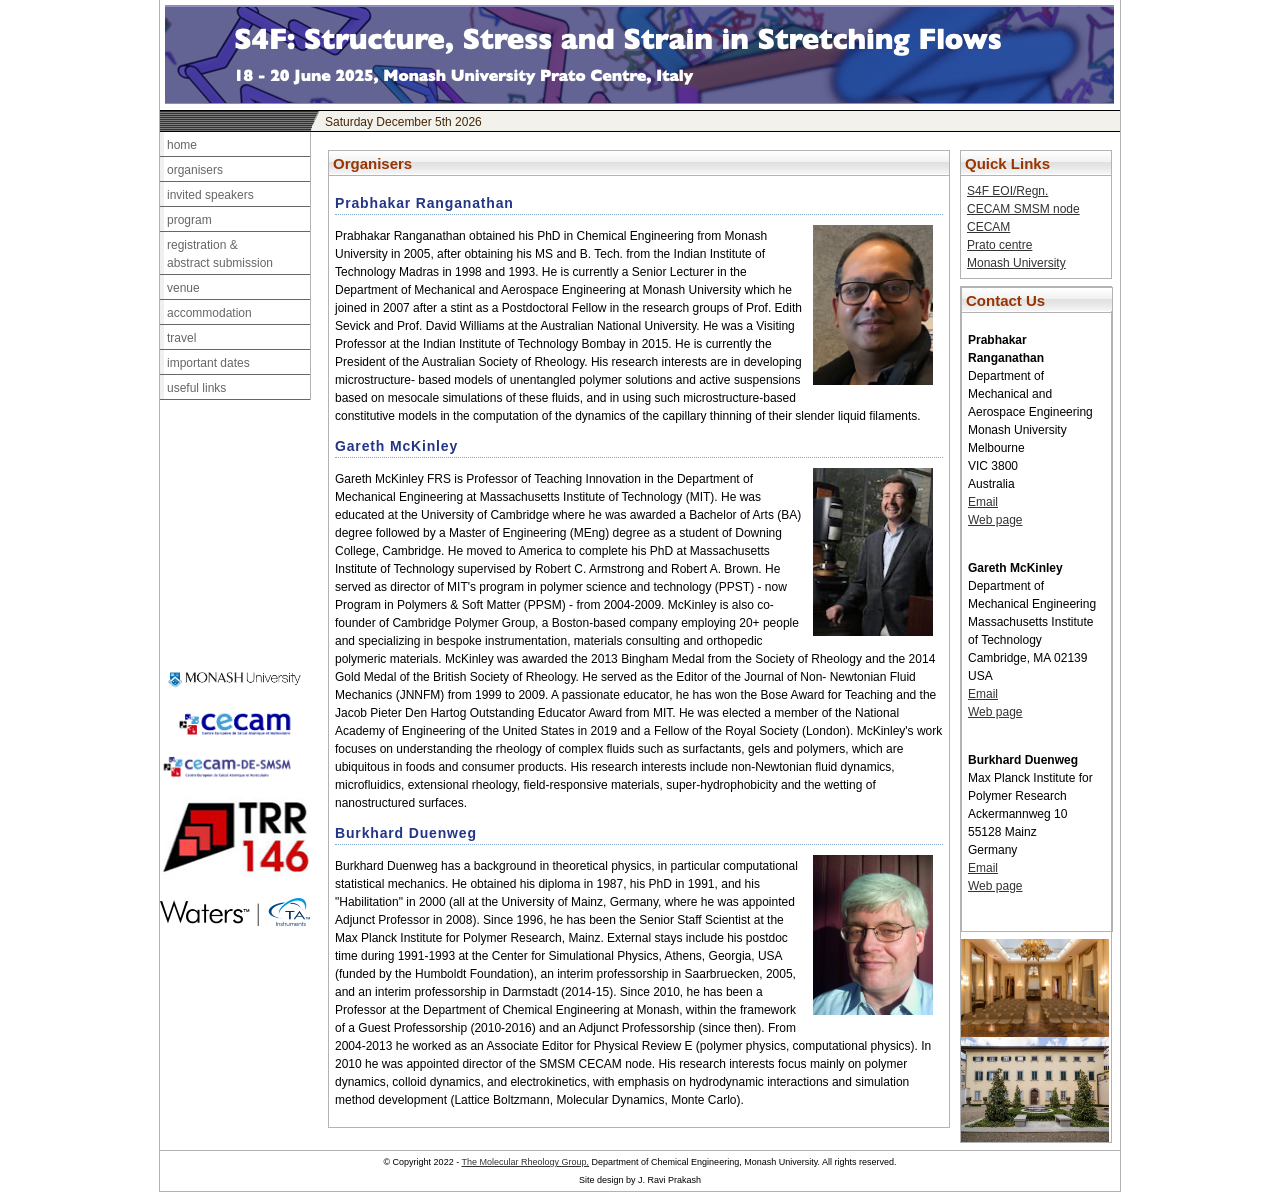
<file: meetings/S4F-2025/organisers.html>
<!DOCTYPE html PUBLIC "-//W3C//DTD XHTML 1.0 Transitional//EN"
"http://www.w3.org/TR/xhtml1/DTD/xhtml1-transitional.dtd">
<html xmlns="http://www.w3.org/1999/xhtml" lang="en" xml:lang="en"><!-- #BeginTemplate "Templates/document.dwt" --><!-- DW6 -->
<head>
<meta http-equiv="Content-Type" content="text/html; charset=ISO-8859-1" />
<!-- #BeginEditable "doctitle" -->
<title>S4F Workshop - Organisers</title>
<!-- #EndEditable -->
	<style> 
		.Textwrap{
			float:right;
			margin: 10px;
		}
	</style>
	
<link href="style.css" rel="stylesheet" type="text/css" />
</head>
<body>
<div id="maincontainer">

<div id="header">

	<div class="logo">
	<img src="images/CECAM_banner_25.png" width="950" height="100" border="0" alt="logo" />
	</div>

<!-- 
	<div class="coname"><img src="images/coname.gif" width="200" height="80" border="0" alt="logo" />
	</div>
        -->
	<!-- 
	<div class="hdrR">
	Call us now on 1-234-567-890&nbsp;<br /><br />
	Find us on <a href="#">Facebook</a> and <a href="#">Twitter</a>&nbsp;	
    </div>
	-->

	<div class="clr"></div>
    
	<!--
	<div class="header-nav">
	  <div class="nav"><a class="dark" href="home.html">home</a> 
      | <a class="dark" href="organisers.html">organisers</a> 
      | <a class="dark" href="school_speakers.html">school speakers</a> 
      | <a class="dark" href="school_program.html">school program</a> 
      | <a class="dark" href="workshop_speakers.html">workshop speakers</a> 
      | <a class="dark" href="workshop_program.html">workshop program</a> 
      | <a class="dark" href="registration.html">registration</a> 
      | <a class="dark" href="venue.html">venue</a>
      &nbsp;
      </div>
	</div>
	 -->
     
		<div id="header-bar">
		<div id="bar-left"></div>
		<div id="bar-date"><script language="JavaScript" type="text/JavaScript">
<!-- Begin
d = new Array(
"Sunday",
"Monday",
"Tuesday",
"Wednesday",
"Thursday",
"Friday",
"Saturday"
);
m = new Array(
"January",
"February",
"March",
"April",
"May",
"June",
"July",
"August",
"September",
"October",
"November",
"December"
);

today = new Date();
day = today.getDate();
year = today.getYear();

if (year < 2000)    
year = year + 1900; 

end = "th";
if (day==1 || day==21 || day==31) end="st";
if (day==2 || day==22) end="nd";
if (day==3 || day==23) end="rd";
day+=end;

document.write(" ");
document.write(d[today.getDay()]+" "+m[today.getMonth()]+" ");
document.write(day+" " + year);
document.write(" ");
// End -->
</script></div>
	</div>

<div id="content">
  <div id="columns">
  
  <!-- #BeginEditable "Body" --><br />
    <div class="maintable">
     <div class="heading">Organisers</div>
     <div class="boxcontent">
     <p></p>     
     <div class="country">Prabhakar Ranganathan </div> 
     <a href="https://monashsoftmatter.wordpress.com/" target="_new"><img CLASS="Textwrap" src="images/RP.jpg" alt="TTS" width="120" height="160" border="0" /></a>
     <p>
       Prabhakar Ranganathan obtained his PhD in Chemical Engineering from Monash University in 2005, after obtaining his MS and B. Tech. from the Indian Institute of Technology Madras in 1998 and 1993. He is currently a Senior Lecturer in the Department of Mechanical and Aerospace Engineering at Monash University which he joined in 2007 after a stint as a Postdoctoral Fellow in the research groups of Prof. Edith Sevick and Prof. David Williams at the Australian National University. He was a Visiting Professor at the Indian Institute of Technology Bombay in 2015. He is currently the President of the Australian Society of Rheology. His research interests are in developing microstructure- based models of unentangled polymer solutions and active suspensions based on mesocale simulations of these fluids, and in using such microstructure-based constitutive models in the computation of the dynamics of the capillary thinning of their slender liquid filaments.</p>
       <p></p>
   <div class="country">Gareth McKinley</div> 
		 <a href="https://meche.mit.edu/people/faculty/GARETH@MIT.EDU" target="_new"><img CLASS="Textwrap" src="images/GHM_picture-60-1422585511.jpg" alt="TTS" width="120" height="168" border="0" /></a>
<p>
  Gareth McKinley FRS is Professor of Teaching Innovation in the Department of Mechanical Engineering at Massachusetts Institute of Technology (MIT). He was educated at the University of Cambridge where he was awarded a Bachelor of Arts (BA) degree followed by a Master of Engineering (MEng) degree as a student of Downing College, Cambridge. He moved to America to complete his PhD at Massachusetts Institute of Technology supervised by Robert C. Armstrong and Robert A. Brown. He served as director of MIT's program in polymer science and technology (PPST) - now Program in Polymers & Soft Matter (PPSM) - from 2004-2009. McKinley is also co-founder of Cambridge Polymer Group, a Boston-based company employing 20+ people and specializing in bespoke instrumentation, materials consulting and orthopedic polymeric materials. McKinley was awarded the 2013 Bingham Medal from the Society of Rheology and the 2014 Gold Medal of the British Society of Rheology. He served as the Editor of the Journal of Non- Newtonian Fluid Mechanics (JNNFM) from 1999 to 2009. A passionate educator, he has won the Bose Award for Teaching and the Jacob Pieter Den Hartog Outstanding Educator Award from MIT. He was elected a member of the National Academy of Engineering of the United States in 2019 and a Fellow of the Royal Society (London). McKinley's work focuses on understanding the rheology of complex fluids such as surfactants, gels and polymers, which are ubiquitous in foods and consumer products. His research interests include non-Newtonian fluid dynamics, microfluidics, extensional rheology, field-responsive materials, super-hydrophobicity and the wetting of nanostructured surfaces. </p>
<p></p> 
  <div class="country">Burkhard Duenweg  </div> 
  <a href="http://www.mpip-mainz.mpg.de/~duenweg/" target="_new"><img CLASS="Textwrap" src="images/bd.jpg" alt="TTS" width="120" height="160" border="0" /></a>
<p>
Burkhard Duenweg has a background in theoretical physics, in particular computational statistical mechanics. He obtained his diploma in 1987, his PhD in 1991, and his "Habilitation" in 2000 (all at the University of Mainz, Germany, where he was appointed Adjunct Professor in 2008). Since 1996, he has been the Senior Staff Scientist at the Max Planck Institute for Polymer Research, Mainz. External stays include his postdoc time during 1991-1993 at the Center for Simulational Physics, Athens, Georgia, USA (funded by the Humboldt Foundation), an interim professorship in Saarbruecken, 2005, and an interim professorship in Darmstadt (2014-15). Since 2010, he has been a Professor at the Department of Chemical Engineering at Monash, within the framework of a Guest Professorship (2010-2016) and an Adjunct Professorship (since then). From 2004-2013 he worked as an Associate Editor for Physical Review E (polymer physics, computational physics). In 2010 he was appointed director of the SMSM CECAM node. His research interests focus mainly on polymer dynamics, colloid dynamics, and electrokinetics, with emphasis on hydrodynamic interactions and simulation method development (Lattice Boltzmann, Molecular Dynamics, Monte Carlo).</p>
<p></p> 
 

                 <!--  <hr/>
                 -->
</div>
    </div>
<!-- #EndEditable -->
  </div>
</div>

<div id="leftside">

	<div id="menu">
<ul id="menulist">
          <li><a href="home.html">home</a></li>
          <li><a href="organisers.html">organisers</a></li>
           <li><a href="invited_speakers.html">invited speakers</a></li>
          <li><a href="program.html">program</a></li>
          
       <!--  <li><a href="workshop_speakers.html">workshop speakers</a></li>
          <li><a href="workshop_program.html">workshop program</a></li> -->
          
          <li><a href="registration.html">registration &<br /> abstract submission</a></li>
          <li><a href="venue.html">venue</a></li>
          <li><a href="accommodation.html">accommodation</a></li>
          <li><a href="travel.html">travel</a></li>
           <li><a href="impdates.html">important dates</a></li>
           <li><a href="useful_links.html">useful links</a></li>

</ul>
</div>
<p></p>


<div align="center"> 
  <br/>
  <img src="images/S4F_side_blank_1.png" alt="TTS" width="120" height="234" border="0" /><!--</a><br/><br/><br/>-->
  <!--<img src="images/S4F_side_blank_2.png" alt="TTS" width="120" height="61" border="0" />--><!--</a><br/><br/><br/>-->
  <a href="https://www.monash.edu/engineering/departments/mechanical/" target="_new"><img src="images/monash.jpg" alt="ECT" width="150" height="30" border="0" /></a><br /><br />
  <a href="https://www.cecam.org/" target="_new"><img src="images/CECAM.png" alt="ECT" width="115" height="25" border="0" /></a><br /><br />
  <a href="https://de-smsm.cecam.org/" target="_new"><img src="images/SM.png" alt="TTS" width="152" height="24" border="0" /></a><br/><br/>
  <a href="https://trr146.uni-mainz.de//" target="_new"><img src="images/trr_logo.png" alt="ECT" width="150" height="83" border="0" /></a><br /><br />
<a href="https://www.tainstruments.com/products/rheology/" target="_new"><img src="images/WAT_TA_logo_color.png" alt="TA logo" width="150" height="28" border="0" /></a><br /><br />
  </div>
  <!--    
      <p align="center">
    <a href="http://validator.w3.org/check?uri=referer"><img
        src="http://www.w3.org/Icons/valid-xhtml10-blue"
        alt="Valid XHTML 1.0 Transitional" height="31" width="88" border="0" /></a>
  </p>
  
  <p align="center">
<a href="http://jigsaw.w3.org/css-validator/">
    <img style="border:0;width:88px;height:31px"
        src="http://jigsaw.w3.org/css-validator/images/vcss-blue"
        border="0" alt="Valid CSS!" />
        
         -->
<!-- </a> </p> -->
</div>

<div id="rightside">

<br />
<div class="rightbox">
 <div class="heading">Quick Links</div>
  <div class="boxcontent">
    <a href="https://www.cecam.org/workshop-details/structure-stress-strain-stretching-flows-1407" target="_new">S4F EOI/Regn.</a><br/>
    <a href="https://de-smsm.cecam.org/" target="_new">CECAM SMSM node</a><br/> 
    <a href="https://www.cecam.org/" target="_new">CECAM</a><br/>
    <a href="http://www.ita.monash.edu/" target="_new">Prato centre</a><br/>
    <a href="http://www.monash.edu/" target="_new">Monash University</a>
  </div>
           
</div>

<div class="rightbox">
<!-- 
 <div class="heading">Venue</div>
 <p> </p>
   <div align="center">
                   <img src="images/img_ven_01.jpg" width="115" height="120" alt=""/></div>
             <div class="boxcontent">
             The Monash University Prato Centre is located in the elegant 18th century palace Palazzo Vaj, in the historic centre of an ancient Tuscan city. 
             <div align="right"><a href="venue.html">read more</a>.....</div>
</p>
              </div> 
                 </div>
                  
-->

<div class="rightbox">
 <div class="heading">Contact Us</div>
 
 <div class="boxcontent">
  <p><b>Prabhakar Ranganathan</b><br/>
    Department of Mechanical and Aerospace Engineering<br/>
    Monash University<br/>
    Melbourne<br/>
    VIC 3800<br/>
    Australia<br/>
    <a href="mailto:prabhakar.ranganathan@monash.edu">Email</a><br/>
    <a href="https://monashsoftmatter.wordpress.com/" target="_new">Web page</a><br/>
    &nbsp;</p>    
<p align="left"><b>Gareth McKinley</b><br/>
  Department of Mechanical Engineering<br/>
Massachusetts Institute of Technology<br/>
Cambridge, MA 02139<br/>
USA<br/>
<a href="mailto:gareth@mit.edu">Email</a><br/>
<a href="https://meche.mit.edu/people/faculty/GARETH@MIT.EDU#" target="_new">Web page</a><br/>
&nbsp;</p>
 <p><b>Burkhard Duenweg</b><br/>
Max Planck Institute for Polymer Research<br/>
Ackermannweg 10<br/>
55128 Mainz<br/>
Germany<br/>
<a href="mailto:duenweg@mpip-mainz.mpg.de">Email</a><br/>
<a href="https://bduenweg.de" target="_new">Web page</a><br/>
&nbsp;</p>
            



</div>
	</div>
	<br/>
	<a href="https://monash.it/conferences/conference-services" target="_new"><img src="images/web_Grollo_02_LR.jpeg" alt="TTS" width="148" height="98" border="0" /></a> 
	<br/>
	<a href="https://monash.it/facilities/palazzo-vaj-and-our-garden" target="_new"><img src="images/Prato_garden_2.jpg" alt="TTS" width="148" height="105" border="0" /></a> 
</div>
</div>
	
<!-- 
<div id="footer">
 <div class="bottomlinks"><p align="right"><strong>Customer services</strong></p>
          <p align="right"><a href="#">Contact us</a><br />

            <a href="#">Returns policy</a><br />
            <a href="#">Special offers</a>          </p></div>

   <div class="bottomlinks"><p align="right"><strong>Help &amp; FAQ</strong></p>

          <p align="right"><a href="#">Shipping FAQ</a><br />

            <a href="#">Payment FAQ</a>          </p></div>

    <div class="bottomlinks"><p align="right"><strong>Articles</strong></p>

          <p align="right"><a href="#">How to do this</a><br />
            <a href="#">How to do that</a><br />

            <a href="#">How to do both</a> </p></div>

   <div class="bottomlinksend"><p align="right"><strong>Links</strong></p>
          <p align="right"><a href="#">Shopping cart software</a><br />

            <a href="#">Hosting services</a><br />
            <a href="#">Our blog
            </a></p></div>
     -->
    <!-- 
        <div class="footer1" align="right"><br />&copy; Copyright 2010 - <a href="http://www.ecommercetemplates.com/" target="_blank">Templates</a> by The Template Store &nbsp;</div>    
        --> 
        <div class="footer1" align="center">&copy; Copyright 2022 - <a href="http://users.monash.edu.au/~rprakash/" target="_new">The Molecular Rheology Group,</a> Department of Chemical Engineering, Monash University. All rights reserved. <br /> Site design by J. Ravi Prakash </div>  
       
</div>

</div>
</body>
<!-- #EndTemplate --></html>
</file>
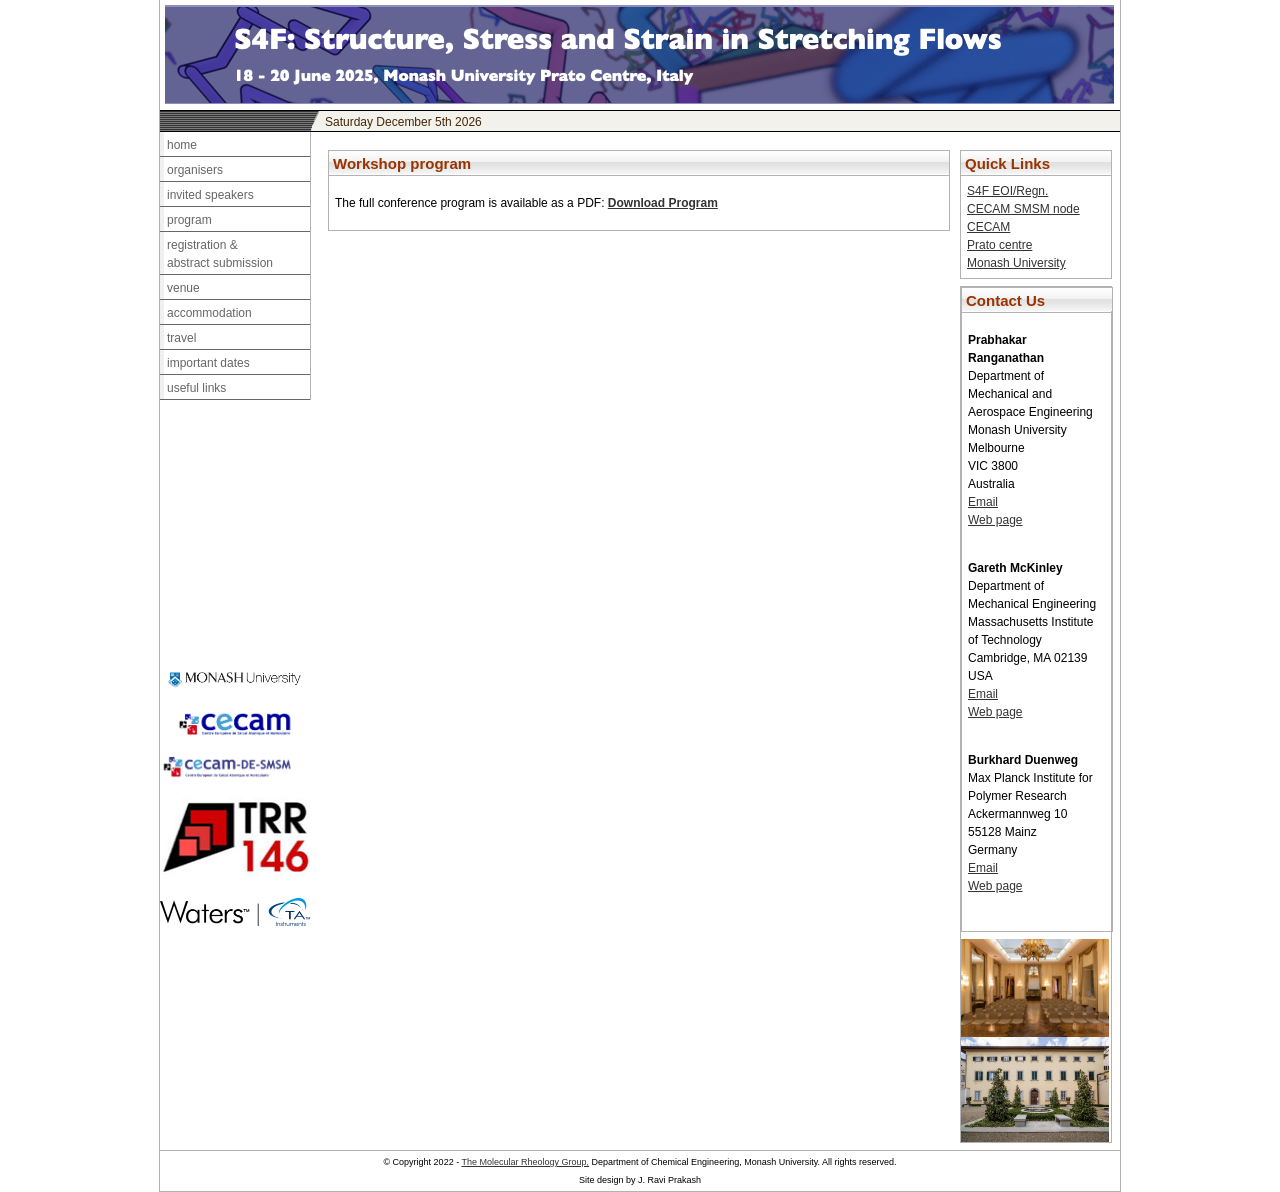
<file: meetings/S4F-2025/program.html>
<!DOCTYPE html PUBLIC "-//W3C//DTD XHTML 1.0 Transitional//EN"
"http://www.w3.org/TR/xhtml1/DTD/xhtml1-transitional.dtd">

<html lang="en" xml:lang="en" xmlns="http://www.w3.org/1999/xhtml"><!-- #BeginTemplate "/Templates/document.dwt" --><!-- DW6 -->
<head>
<meta content="text/html; charset=utf-8" http-equiv="Content-Type"/>
<!-- #BeginEditable "doctitle" -->
<title>S4F Workshop - Program</title>
<!--New Table Style in this website from "https://www.c-sharpcorner.com/blogs/highlight-html-table-alternate-rows-colour-using-css-selector" ... different from other Prato sites-->
<style>  
table {  
	font-family: verdana,arial,sans-serif;
	font-size:12px;
	color:#333333;
	border-width: 0px;
	border-color: #a9c6c9;
	border-collapse: collapse;
  width: 100%;  
}  
  
td, th {  
  border: 2px solid #ecf3f8;  
  text-align: left;  
  padding: 8px;  
}  
tr:nth-child(odd) {  
  background-color: #ecf3f8;  
}  
</style>
<!-- #EndEditable -->
<style> 
		.Textwrap{
			float:right;
			margin: 10px;
		}
	</style>
<link href="style.css" rel="stylesheet" type="text/css"/>
</head>
<body>
<div id="maincontainer">
<div id="header">
<div class="logo">
<img alt="logo" border="0" height="100" src="images/CECAM_banner_25.png" width="950"/>
</div>
<!-- 
	<div class="coname"><img src="images/coname.gif" width="200" height="80" border="0" alt="logo" />
	</div>
        -->
<!-- 
	<div class="hdrR">
	Call us now on 1-234-567-890&nbsp;<br /><br />
	Find us on <a href="#">Facebook</a> and <a href="#">Twitter</a>&nbsp;	
    </div>
	-->
<div class="clr"></div>
<!--
	<div class="header-nav">
	  <div class="nav"><a class="dark" href="home.html">home</a> 
      | <a class="dark" href="organisers.html">organisers</a> 
      | <a class="dark" href="school_speakers.html">school speakers</a> 
      | <a class="dark" href="school_program.html">school program</a> 
      | <a class="dark" href="workshop_speakers.html">workshop speakers</a> 
      | <a class="dark" href="workshop_program.html">workshop program</a> 
      | <a class="dark" href="registration.html">registration</a> 
      | <a class="dark" href="venue.html">venue</a>
      &nbsp;
      </div>
	</div>
	 -->
<div id="header-bar">
<div id="bar-left"></div>
<div id="bar-date"><script language="JavaScript" type="text/JavaScript">
<!-- Begin
d = new Array(
"Sunday",
"Monday",
"Tuesday",
"Wednesday",
"Thursday",
"Friday",
"Saturday"
);
m = new Array(
"January",
"February",
"March",
"April",
"May",
"June",
"July",
"August",
"September",
"October",
"November",
"December"
);

today = new Date();
day = today.getDate();
year = today.getYear();

if (year < 2000)    
year = year + 1900; 

end = "th";
if (day==1 || day==21 || day==31) end="st";
if (day==2 || day==22) end="nd";
if (day==3 || day==23) end="rd";
day+=end;

document.write(" ");
document.write(d[today.getDay()]+" "+m[today.getMonth()]+" ");
document.write(day+" " + year);
document.write(" ");
// End -->
</script></div>
</div>
<div id="content">
<div id="columns">
<!-- #BeginEditable "Body" --><br/>
<div class="maintable">
<div class="heading">Workshop program</div>
<div class="boxcontent">
<p>The full conference program is available as a PDF: 
<a href="Program.pdf" target="_blank"><strong>Download Program</strong></a></p>
</div>
</div>
<!-- #EndEditable -->
</div>
</div>
<div id="leftside">
<div id="menu">
<ul id="menulist">
<li><a href="home.html">home</a></li>
<li><a href="organisers.html">organisers</a></li>
<li><a href="invited_speakers.html">invited speakers</a></li>
<li><a href="program.html">program</a></li>
<!--  <li><a href="workshop_speakers.html">workshop speakers</a></li>
          <li><a href="workshop_program.html">workshop program</a></li> -->
<li><a href="registration.html">registration &amp;<br/> abstract submission</a></li>
<li><a href="venue.html">venue</a></li>
<li><a href="accommodation.html">accommodation</a></li>
<li><a href="travel.html">travel</a></li>
<li><a href="impdates.html">important dates</a></li>
<li><a href="useful_links.html">useful links</a></li>
</ul>
</div>
<p></p>
<div align="center">
<br/>
<img alt="TTS" border="0" height="234" src="images/S4F_side_blank_1.png" width="120"/><!--</a><br/><br/><br/>-->
<!--<img src="images/S4F_side_blank_2.png" alt="TTS" width="120" height="61" border="0" />--><!--</a><br/><br/><br/>-->
<a href="https://www.monash.edu/engineering/departments/mechanical/" target="_new"><img alt="ECT" border="0" height="30" src="images/monash.jpg" width="150"/></a><br/><br/>
<a href="https://www.cecam.org/" target="_new"><img alt="ECT" border="0" height="25" src="images/CECAM.png" width="115"/></a><br/><br/>
<a href="https://de-smsm.cecam.org/" target="_new"><img alt="TTS" border="0" height="24" src="images/SM.png" width="152"/></a><br/><br/>
<a href="https://trr146.uni-mainz.de//" target="_new"><img alt="ECT" border="0" height="83" src="images/trr_logo.png" width="150"/></a><br/><br/>
<a href="https://www.tainstruments.com/products/rheology/" target="_new"><img src="images/WAT_TA_logo_color.png" alt="TA logo" width="150" height="28" border="0" /></a><br /><br />
</div>
<!--    
      <p align="center">
    <a href="http://validator.w3.org/check?uri=referer"><img
        src="http://www.w3.org/Icons/valid-xhtml10-blue"
        alt="Valid XHTML 1.0 Transitional" height="31" width="88" border="0" /></a>
  </p>
  
  <p align="center">
<a href="http://jigsaw.w3.org/css-validator/">
    <img style="border:0;width:88px;height:31px"
        src="http://jigsaw.w3.org/css-validator/images/vcss-blue"
        border="0" alt="Valid CSS!" />
        
         -->
<!-- </a> </p> -->
</div>
<div id="rightside">
<br/>
<div class="rightbox">
<div class="heading">Quick Links</div>
<div class="boxcontent">
<a href="https://www.cecam.org/workshop-details/structure-stress-strain-stretching-flows-1407" target="_new">S4F EOI/Regn.</a><br/>
<a href="https://de-smsm.cecam.org/" target="_new">CECAM SMSM node</a><br/>
<a href="https://www.cecam.org/" target="_new">CECAM</a><br/>
<a href="http://www.ita.monash.edu/" target="_new">Prato centre</a><br/>
<a href="http://www.monash.edu/" target="_new">Monash University</a>
</div>
</div>
<div class="rightbox">
<!-- 
   <div class="heading">Venue</div>
   <p> </p>
	 <div align="center">
					 <img src="images/img_ven_01.jpg" width="115" height="120" alt=""/></div>
			   <div class="boxcontent">
			   The Monash University Prato Centre is located in the elegant 18th century palace Palazzo Vaj, in the historic centre of an ancient Tuscan city. 
			   <div align="right"><a href="venue.html">read more</a>.....</div>
  </p>
				</div> 
				   </div>
					
  -->
<div class="rightbox">
<div class="heading">Contact Us</div>
<div class="boxcontent">
<p><b>Prabhakar Ranganathan</b><br/>
		Department of Mechanical and Aerospace Engineering<br/>
		Monash University<br/>
		Melbourne<br/>
		VIC 3800<br/>
		Australia<br/>
<a href="mailto:prabhakar.ranganathan@monash.edu">Email</a><br/>
<a href="https://monashsoftmatter.wordpress.com/" target="_new">Web page</a><br/>
		 </p>
<p align="left"><b>Gareth McKinley</b><br/>
	Department of Mechanical Engineering<br/>
  Massachusetts Institute of Technology<br/>
  Cambridge, MA 02139<br/>
  USA<br/>
<a href="mailto:gareth@mit.edu">Email</a><br/>
<a href="https://meche.mit.edu/people/faculty/GARETH@MIT.EDU#" target="_new">Web page</a><br/>
   </p>
<p><b>Burkhard Duenweg</b><br/>
  Max Planck Institute for Polymer Research<br/>
  Ackermannweg 10<br/>
  55128 Mainz<br/>
  Germany<br/>
<a href="mailto:duenweg@mpip-mainz.mpg.de">Email</a><br/>
<a href="https://bduenweg.de" target="_new">Web page</a><br/>
   </p>
</div>
</div>
<br/>
<a href="https://monash.it/conferences/conference-services" target="_new"><img alt="TTS" border="0" height="98" src="images/web_Grollo_02_LR.jpeg" width="148"/></a>
<br/>
<a href="https://monash.it/facilities/palazzo-vaj-and-our-garden" target="_new"><img alt="TTS" border="0" height="105" src="images/Prato_garden_2.jpg" width="148"/></a>
</div>
</div>
<!-- 
  <div id="footer">
   <div class="bottomlinks"><p align="right"><strong>Customer services</strong></p>
			<p align="right"><a href="#">Contact us</a><br />
  
			  <a href="#">Returns policy</a><br />
			  <a href="#">Special offers</a>          </p></div>
  
	 <div class="bottomlinks"><p align="right"><strong>Help &amp; FAQ</strong></p>
  
			<p align="right"><a href="#">Shipping FAQ</a><br />
  
			  <a href="#">Payment FAQ</a>          </p></div>
  
	  <div class="bottomlinks"><p align="right"><strong>Articles</strong></p>
  
			<p align="right"><a href="#">How to do this</a><br />
			  <a href="#">How to do that</a><br />
  
			  <a href="#">How to do both</a> </p></div>
  
	 <div class="bottomlinksend"><p align="right"><strong>Links</strong></p>
			<p align="right"><a href="#">Shopping cart software</a><br />
  
			  <a href="#">Hosting services</a><br />
			  <a href="#">Our blog
			  </a></p></div>
	   -->
<!-- 
		  <div class="footer1" align="right"><br />&copy; Copyright 2010 - <a href="http://www.ecommercetemplates.com/" target="_blank">Templates</a> by The Template Store &nbsp;</div>    
		  -->
<div align="center" class="footer1">© Copyright 2022 - <a href="http://users.monash.edu.au/~rprakash/" target="_new">The Molecular Rheology Group,</a> Department of Chemical Engineering, Monash University. All rights reserved. <br/> Site design by J. Ravi Prakash </div>
</div>
</div>
</body>
<!-- #EndTemplate --></html>
</file>
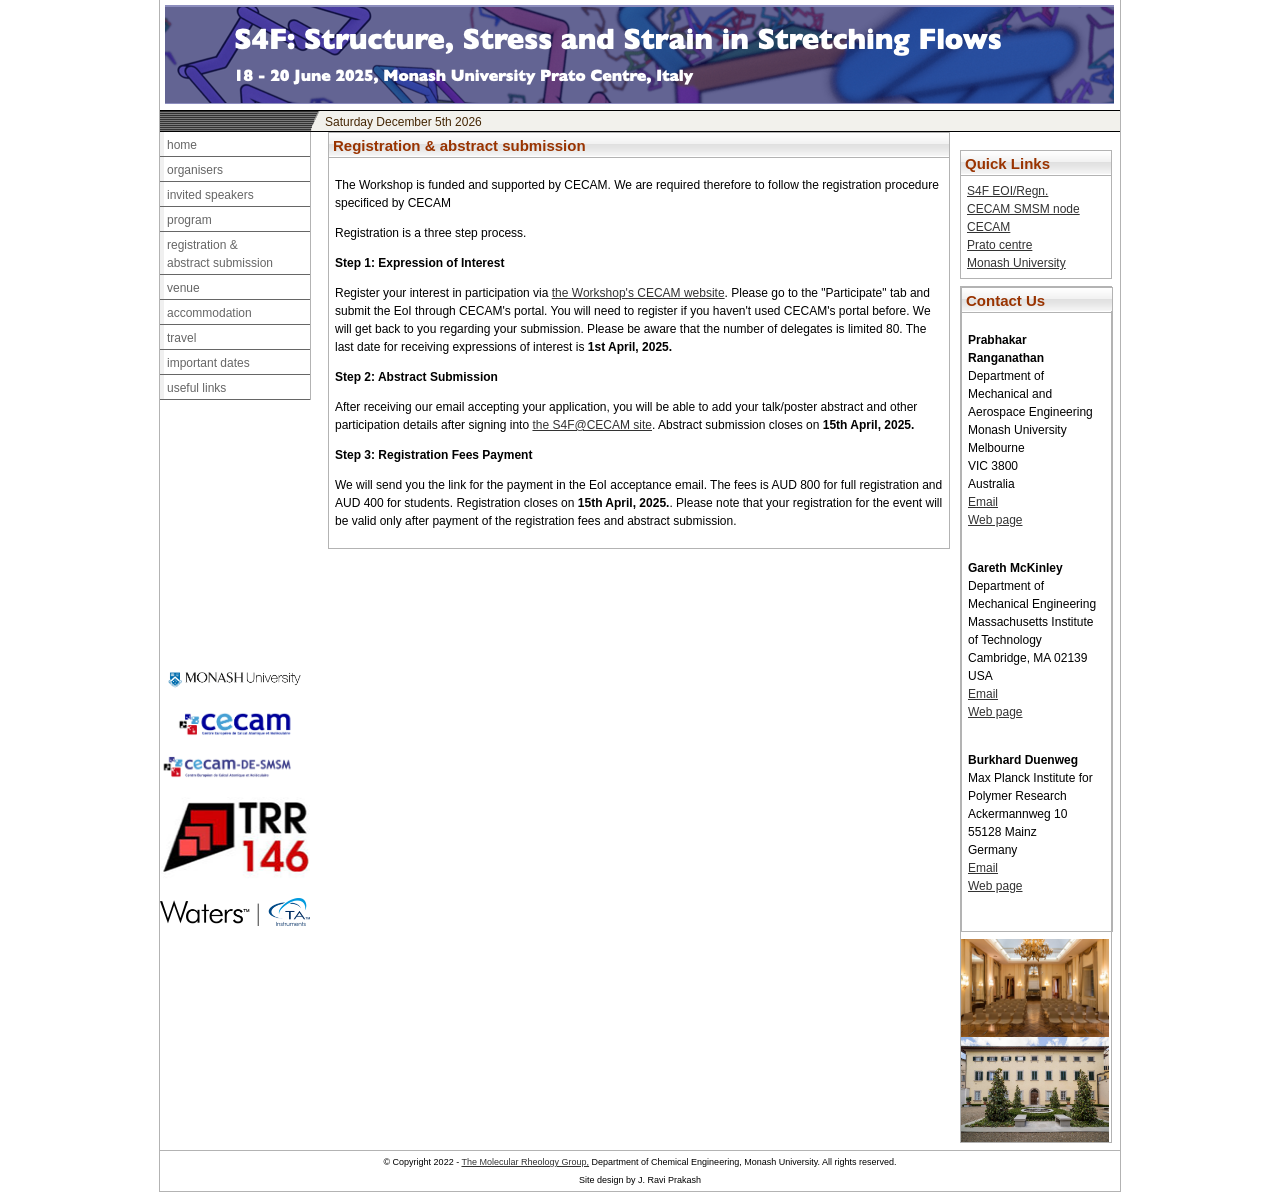
<file: meetings/S4F-2025/registration.html>
<!DOCTYPE html PUBLIC "-//W3C//DTD XHTML 1.0 Transitional//EN"
"http://www.w3.org/TR/xhtml1/DTD/xhtml1-transitional.dtd">
<html xmlns="http://www.w3.org/1999/xhtml" lang="en" xml:lang="en"><!-- #BeginTemplate "Templates/document.dwt" --><!-- DW6 -->
<head>
<meta http-equiv="Content-Type" content="text/html; charset=ISO-8859-1" />
<!-- #BeginEditable "doctitle" -->
<title>CECAM workshop - registration</title>
<!-- #EndEditable -->
	<style> 
		.Textwrap{
			float:right;
			margin: 10px;
		}
	</style>
	
<link href="style.css" rel="stylesheet" type="text/css" />
</head>
<body>
<div id="maincontainer">

<div id="header">

	<div class="logo">
	<img src="images/CECAM_banner_25.png" width="950" height="100" border="0" alt="logo" />
	</div>

<!-- 
	<div class="coname"><img src="images/coname.gif" width="200" height="80" border="0" alt="logo" />
	</div>
        -->
	<!-- 
	<div class="hdrR">
	Call us now on 1-234-567-890&nbsp;<br /><br />
	Find us on <a href="#">Facebook</a> and <a href="#">Twitter</a>&nbsp;	
    </div>
	-->

	<div class="clr"></div>
    
	<!--
	<div class="header-nav">
	  <div class="nav"><a class="dark" href="home.html">home</a> 
      | <a class="dark" href="organisers.html">organisers</a> 
      | <a class="dark" href="school_speakers.html">school speakers</a> 
      | <a class="dark" href="school_program.html">school program</a> 
      | <a class="dark" href="workshop_speakers.html">workshop speakers</a> 
      | <a class="dark" href="workshop_program.html">workshop program</a> 
      | <a class="dark" href="registration.html">registration</a> 
      | <a class="dark" href="venue.html">venue</a>
      &nbsp;
      </div>
	</div>
	 -->
     
		<div id="header-bar">
		<div id="bar-left"></div>
		<div id="bar-date"><script language="JavaScript" type="text/JavaScript">
<!-- Begin
d = new Array(
"Sunday",
"Monday",
"Tuesday",
"Wednesday",
"Thursday",
"Friday",
"Saturday"
);
m = new Array(
"January",
"February",
"March",
"April",
"May",
"June",
"July",
"August",
"September",
"October",
"November",
"December"
);

today = new Date();
day = today.getDate();
year = today.getYear();

if (year < 2000)    
year = year + 1900; 

end = "th";
if (day==1 || day==21 || day==31) end="st";
if (day==2 || day==22) end="nd";
if (day==3 || day==23) end="rd";
day+=end;

document.write(" ");
document.write(d[today.getDay()]+" "+m[today.getMonth()]+" ");
document.write(day+" " + year);
document.write(" ");
// End -->
</script></div>
	</div>

<div id="content">
  <div id="columns">
  
  <!-- #BeginEditable "Body" -->
    <div class="maintable">
     <div class="heading">Registration & abstract submission</div>
     <div class="boxcontent">
     
 <p></p>
 <p>	The Workshop is funded and supported by CECAM. We are required therefore to follow the registration procedure specificed by CECAM </p>
 <p>  Registration is a three step process. </p>
 <p> <b>Step 1: Expression of Interest</b> </p> <p> Register your interest in participation via  <a href="https://www.cecam.org/workshop-details/structure-stress-strain-stretching-flows-1407" target="_new">the Workshop's CECAM website</a>.  Please go to the "Participate" tab and submit the EoI through CECAM's portal. You will need to register if you haven't used CECAM's portal before. We will get back to you regarding your submission. Please be aware that the number of delegates is limited 80. The last date for receiving expressions of interest is <b>1st April, 2025.</b> </p> 
 <p> <b>Step 2: Abstract Submission</b> </p> <p> After receiving our email accepting your application, you will be able to add your talk/poster abstract and other participation details after signing into <a href="https://www.cecam.org/workshop-details/structure-stress-strain-stretching-flows-1407" target="_new">the S4F@CECAM site</a>.  Abstract submission closes on <b>15th April, 2025.</b> </p>
 <p> <b>Step 3: Registration Fees Payment</b> </p> <p>We will send you the link for the payment in the EoI acceptance email. The fees is AUD 800 for full registration and AUD 400 for students. Registration closes on <b>15th April, 2025.</b>. Please note that your registration for the event will be valid only after payment of the registration fees and abstract submission. </p>
    
<p></p>

     </div>
    </div>
 <!--#EndEditable-->
  </div>
</div>


<div id="leftside">

	<div id="menu">
<ul id="menulist">
          <li><a href="home.html">home</a></li>
          <li><a href="organisers.html">organisers</a></li>
           <li><a href="invited_speakers.html">invited speakers</a></li>
          <li><a href="program.html">program</a></li>
          
       <!--  <li><a href="workshop_speakers.html">workshop speakers</a></li>
          <li><a href="workshop_program.html">workshop program</a></li> -->
          
          <li><a href="registration.html">registration &<br /> abstract submission</a></li>
          <li><a href="venue.html">venue</a></li>
          <li><a href="accommodation.html">accommodation</a></li>
          <li><a href="travel.html">travel</a></li>
           <li><a href="impdates.html">important dates</a></li>
           <li><a href="useful_links.html">useful links</a></li>

</ul>
</div>
<p></p>


<div align="center"> 
  <br/>
  <img src="images/S4F_side_blank_1.png" alt="TTS" width="120" height="234" border="0" /><!--</a><br/><br/><br/>-->
  <!--<img src="images/S4F_side_blank_2.png" alt="TTS" width="120" height="61" border="0" />--><!--</a><br/><br/><br/>-->
  <a href="https://www.monash.edu/engineering/departments/mechanical/" target="_new"><img src="images/monash.jpg" alt="ECT" width="150" height="30" border="0" /></a><br /><br />
  <a href="https://www.cecam.org/" target="_new"><img src="images/CECAM.png" alt="ECT" width="115" height="25" border="0" /></a><br /><br />
  <a href="https://de-smsm.cecam.org/" target="_new"><img src="images/SM.png" alt="TTS" width="152" height="24" border="0" /></a><br/><br/>
  <a href="https://trr146.uni-mainz.de//" target="_new"><img src="images/trr_logo.png" alt="ECT" width="150" height="83" border="0" /></a><br /><br />
<a href="https://www.tainstruments.com/products/rheology/" target="_new"><img src="images/WAT_TA_logo_color.png" alt="TA logo" width="150" height="28" border="0" /></a><br /><br />
  </div>
    <!--    
        <p align="center">
      <a href="http://validator.w3.org/check?uri=referer"><img
          src="http://www.w3.org/Icons/valid-xhtml10-blue"
          alt="Valid XHTML 1.0 Transitional" height="31" width="88" border="0" /></a>
    </p>
    
    <p align="center">
  <a href="http://jigsaw.w3.org/css-validator/">
      <img style="border:0;width:88px;height:31px"
          src="http://jigsaw.w3.org/css-validator/images/vcss-blue"
          border="0" alt="Valid CSS!" />
          
           -->
  <!-- </a> </p> -->
  </div>

<div id="rightside">

<br />
<div class="rightbox">
 <div class="heading">Quick Links</div>
  <div class="boxcontent">
  <a href="https://www.cecam.org/workshop-details/structure-stress-strain-stretching-flows-1407" target="_new">S4F EOI/Regn.</a><br/>
  <a href="https://de-smsm.cecam.org/" target="_new">CECAM SMSM node</a><br/> 
  <a href="https://www.cecam.org/" target="_new">CECAM</a><br/>
  <a href="http://www.ita.monash.edu/" target="_new">Prato centre</a><br/>
  <a href="http://www.monash.edu/" target="_new">Monash University</a>
  </div>
           
</div>

<div class="rightbox">
<!-- 
 <div class="heading">Venue</div>
 <p> </p>
   <div align="center">
                   <img src="images/img_ven_01.jpg" width="115" height="120" alt=""/></div>
             <div class="boxcontent">
             The Monash University Prato Centre is located in the elegant 18th century palace Palazzo Vaj, in the historic centre of an ancient Tuscan city. 
             <div align="right"><a href="venue.html">read more</a>.....</div>
</p>
              </div> 
                 </div>
                  
-->

<div class="rightbox">
 <div class="heading">Contact Us</div>
 
 <div class="boxcontent">
  <p><b>Prabhakar Ranganathan</b><br/>
    Department of Mechanical and Aerospace Engineering<br/>
    Monash University<br/>
    Melbourne<br/>
    VIC 3800<br/>
    Australia<br/>
    <a href="mailto:prabhakar.ranganathan@monash.edu">Email</a><br/>
    <a href="https://monashsoftmatter.wordpress.com/" target="_new">Web page</a><br/>
    &nbsp;</p>      
<p align="left"><b>Gareth McKinley</b><br/>
  Department of Mechanical Engineering<br/>
Massachusetts Institute of Technology<br/>
Cambridge, MA 02139<br/>
USA<br/>
<a href="mailto:gareth@mit.edu">Email</a><br/>
<a href="https://meche.mit.edu/people/faculty/GARETH@MIT.EDU#" target="_new">Web page</a><br/>
&nbsp;</p>
 <p><b>Burkhard Duenweg</b><br/>
Max Planck Institute for Polymer Research<br/>
Ackermannweg 10<br/>
55128 Mainz<br/>
Germany<br/>
<a href="mailto:duenweg@mpip-mainz.mpg.de">Email</a><br/>
<a href="https://bduenweg.de" target="_new">Web page</a><br/>
&nbsp;</p>        
</div>
	</div>
	<br/>
	<a href="https://monash.it/conferences/conference-services" target="_new"><img src="images/web_Grollo_02_LR.jpeg" alt="TTS" width="148" height="98" border="0" /></a> 
	<br/>
	<a href="https://monash.it/facilities/palazzo-vaj-and-our-garden" target="_new"><img src="images/Prato_garden_2.jpg" alt="TTS" width="148" height="105" border="0" /></a> 
</div>
</div>
	
<!-- 
<div id="footer">
 <div class="bottomlinks"><p align="right"><strong>Customer services</strong></p>
          <p align="right"><a href="#">Contact us</a><br />

            <a href="#">Returns policy</a><br />
            <a href="#">Special offers</a>          </p></div>

   <div class="bottomlinks"><p align="right"><strong>Help &amp; FAQ</strong></p>

          <p align="right"><a href="#">Shipping FAQ</a><br />

            <a href="#">Payment FAQ</a>          </p></div>

    <div class="bottomlinks"><p align="right"><strong>Articles</strong></p>

          <p align="right"><a href="#">How to do this</a><br />
            <a href="#">How to do that</a><br />

            <a href="#">How to do both</a> </p></div>

   <div class="bottomlinksend"><p align="right"><strong>Links</strong></p>
          <p align="right"><a href="#">Shopping cart software</a><br />

            <a href="#">Hosting services</a><br />
            <a href="#">Our blog
            </a></p></div>
     -->
    <!-- 
        <div class="footer1" align="right"><br />&copy; Copyright 2010 - <a href="http://www.ecommercetemplates.com/" target="_blank">Templates</a> by The Template Store &nbsp;</div>    
        --> 
        <div class="footer1" align="center">&copy; Copyright 2022 - <a href="http://users.monash.edu.au/~rprakash/" target="_new">The Molecular Rheology Group,</a> Department of Chemical Engineering, Monash University. All rights reserved. <br /> Site design by J. Ravi Prakash </div>  
       
</div>

</div>
</body>
<!-- #EndTemplate --></html>
</file>
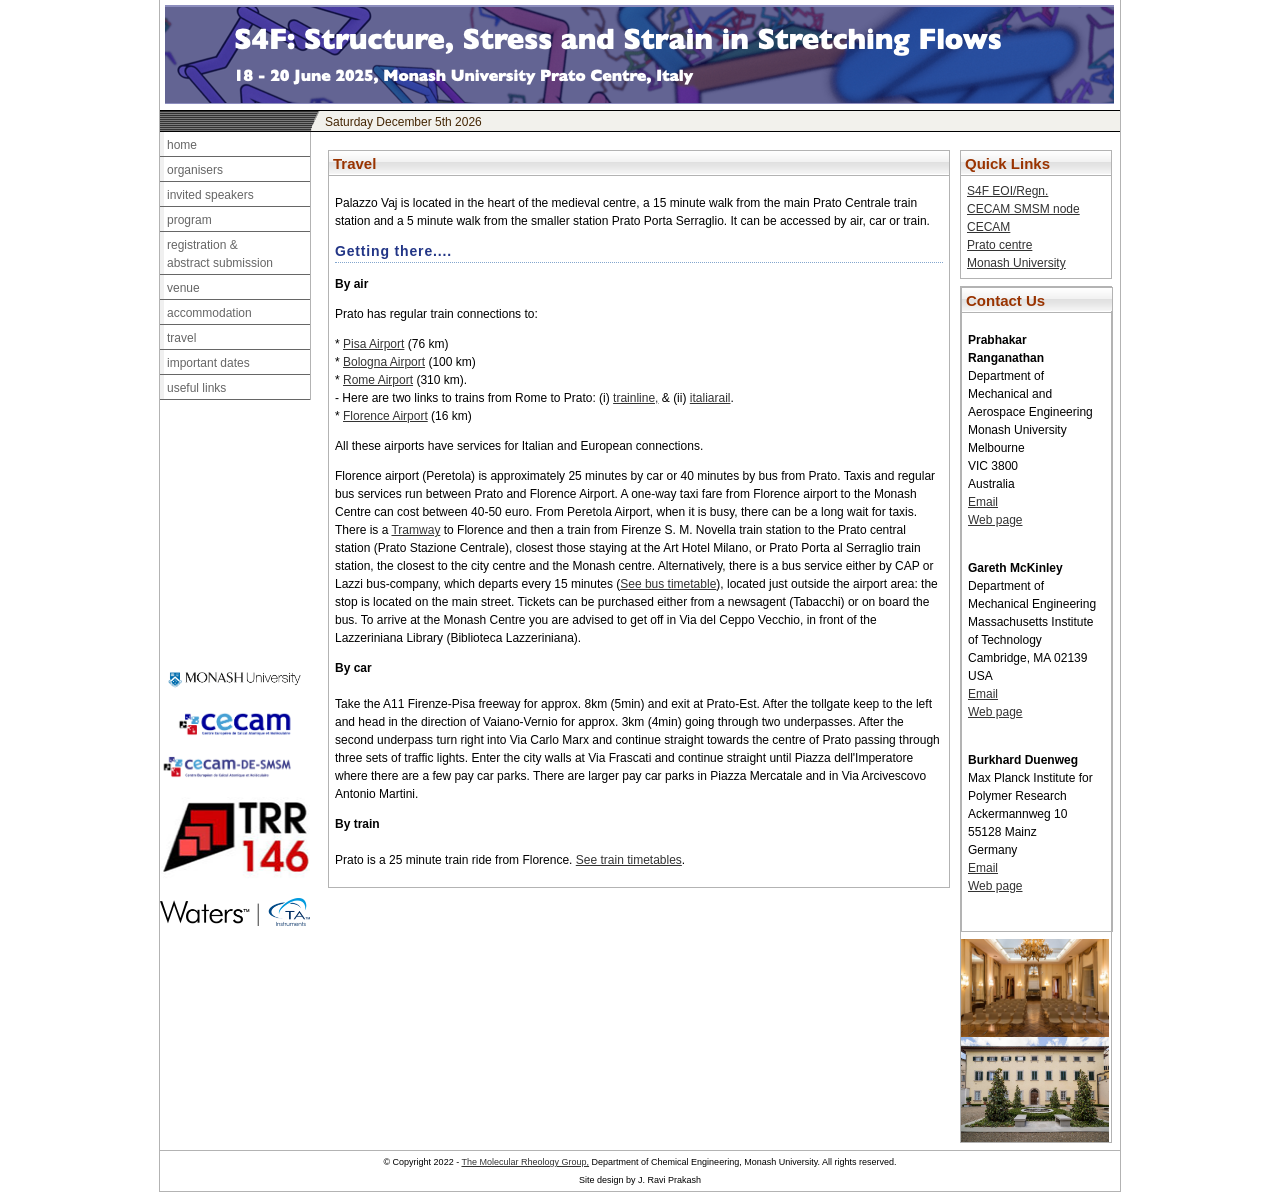
<file: meetings/S4F-2025/travel.html>
<!DOCTYPE html PUBLIC "-//W3C//DTD XHTML 1.0 Transitional//EN"
"http://www.w3.org/TR/xhtml1/DTD/xhtml1-transitional.dtd">
<html xmlns="http://www.w3.org/1999/xhtml" lang="en" xml:lang="en"><!-- #BeginTemplate "Templates/document.dwt" --><!-- DW6 -->
<head>
<meta http-equiv="Content-Type" content="text/html; charset=ISO-8859-1" />
<!-- #BeginEditable "doctitle" -->
<title>S4F Workshop - Travel</title>
<!-- #EndEditable -->
	<style> 
		.Textwrap{
			float:right;
			margin: 10px;
		}
	</style>
	
<link href="style.css" rel="stylesheet" type="text/css" />
</head>
<body>
<div id="maincontainer">

<div id="header">

	<div class="logo">
	<img src="images/CECAM_banner_25.png" width="950" height="100" border="0" alt="logo" />
	</div>

<!-- 
	<div class="coname"><img src="images/coname.gif" width="200" height="80" border="0" alt="logo" />
	</div>
        -->
	<!-- 
	<div class="hdrR">
	Call us now on 1-234-567-890&nbsp;<br /><br />
	Find us on <a href="#">Facebook</a> and <a href="#">Twitter</a>&nbsp;	
    </div>
	-->

	<div class="clr"></div>
    
	<!--
	<div class="header-nav">
	  <div class="nav"><a class="dark" href="home.html">home</a> 
      | <a class="dark" href="organisers.html">organisers</a> 
      | <a class="dark" href="school_speakers.html">school speakers</a> 
      | <a class="dark" href="school_program.html">school program</a> 
      | <a class="dark" href="workshop_speakers.html">workshop speakers</a> 
      | <a class="dark" href="workshop_program.html">workshop program</a> 
      | <a class="dark" href="registration.html">registration</a> 
      | <a class="dark" href="venue.html">venue</a>
      &nbsp;
      </div>
	</div>
	 -->
     
		<div id="header-bar">
		<div id="bar-left"></div>
		<div id="bar-date"><script language="JavaScript" type="text/JavaScript">
<!-- Begin
d = new Array(
"Sunday",
"Monday",
"Tuesday",
"Wednesday",
"Thursday",
"Friday",
"Saturday"
);
m = new Array(
"January",
"February",
"March",
"April",
"May",
"June",
"July",
"August",
"September",
"October",
"November",
"December"
);

today = new Date();
day = today.getDate();
year = today.getYear();

if (year < 2000)    
year = year + 1900; 

end = "th";
if (day==1 || day==21 || day==31) end="st";
if (day==2 || day==22) end="nd";
if (day==3 || day==23) end="rd";
day+=end;

document.write(" ");
document.write(d[today.getDay()]+" "+m[today.getMonth()]+" ");
document.write(day+" " + year);
document.write(" ");
// End -->
</script></div>
	</div>

<div id="content">
  <div id="columns">
  
  <!-- #BeginEditable "Body" --><br />
    <div class="maintable">
     <div class="heading">Travel</div>
     <div class="boxcontent">
                  <p>Palazzo Vaj is located in the heart of the medieval centre, a 15 minute walk from the main Prato Centrale train station and a 5 minute walk from the smaller station Prato Porta Serraglio. It can be accessed by air, car or train.</p>
                  <div class="country">Getting there....  </div> 
<p></p>

		 <p><strong>By air</strong><br></p>
        Prato has regular train connections to:
      <p> * <a href="http://www.pisa-airport.com/" target="_new">Pisa Airport</a> (76 km)<br>
        * <a href="http://www.bologna-airport.it/" target="_new">Bologna Airport</a> (100 km)<br>
		  * <a href="https://www.rome-airport.info/" target="_new">Rome 
        Airport</a> (310 km). <br>
		  - Here are two links to trains from Rome to Prato: (i) <a href="https://www.thetrainline.com/en/train-times/rome-fiumicino-airport-to-prato" target="_new">trainline,</a> &amp; (ii) <a href="https://www.italiarail.com/pages/routes/rome-fiumicino-airport-to-florence" target="_new">italiarail</a>.<br>
        * <a href="http://www.aeroporto.firenze.it/" target="_new">Florence Airport</a> (16 km)<br> </p>
      <p>All these airports have services for Italian and European connections.</p>
      
      
Florence airport (Peretola) is approximately 25 minutes by car or 40 minutes by bus from Prato. Taxis and regular bus services run between Prato and Florence Airport. A one-way taxi fare from Florence airport to the Monash Centre can cost between 40-50 euro. From Peretola Airport, when it is busy, there can be a long wait for taxis. There is a <a href="https://www.aeroporto.firenze.it/en/the-passengers/transport/tramway.html" target="_new">Tramway</a> to Florence and then a train from Firenze S. M. Novella train station to the Prato central station (Prato Stazione Centrale), closest those staying at the Art Hotel Milano, or Prato Porta al Serraglio train station, the closest to the city centre and the Monash centre. Alternatively, there is a bus service either by CAP or Lazzi bus-company, which departs every 15 minutes (<a href="http://www.capautolinee.it/Linee_e_Orari/Linee_Extraurbane/L/173" target="_new">See bus timetable</a>), located just outside the airport area: the stop is located on the main street. Tickets can be purchased either from a newsagent (Tabacchi) or on board the bus. To arrive at the Monash Centre you are advised to get off in Via del Ceppo Vecchio, in front of the Lazzeriniana Library (Biblioteca Lazzeriniana).
		
<p><strong>By car</strong><br> 
		 <br>
Take the A11 Firenze-Pisa freeway for approx. 8km (5min) and exit at Prato-Est. After the tollgate keep to the left and head in the direction of Vaiano-Vernio for approx. 3km (4min) going through two underpasses. After the second underpass turn right into Via Carlo Marx and continue straight towards the centre of Prato passing through three sets of traffic lights. Enter the city walls at Via Frascati and continue straight until Piazza dell'Imperatore where there are a few pay car parks. There are larger pay car parks in Piazza Mercatale and in Via Arcivescovo Antonio Martini.</p>
	
		 <p><strong>By train</strong><br>	 <br>
        Prato is a 25 minute train ride from Florence. <a href="http://www.fsitaliane.it/homepage_en.html" target="_new">See 
        train timetables</a>.<br></p>
       

                 <!--  <hr/>
                 -->
</div>
    </div>
<!-- #EndEditable -->
  </div>
</div>


<div id="leftside">

	<div id="menu">
<ul id="menulist">
          <li><a href="home.html">home</a></li>
          <li><a href="organisers.html">organisers</a></li>
           <li><a href="invited_speakers.html">invited speakers</a></li>
          <li><a href="program.html">program</a></li>
          
       <!--  <li><a href="workshop_speakers.html">workshop speakers</a></li>
          <li><a href="workshop_program.html">workshop program</a></li> -->
          
          <li><a href="registration.html">registration &<br /> abstract submission</a></li>
          <li><a href="venue.html">venue</a></li>
          <li><a href="accommodation.html">accommodation</a></li>
          <li><a href="travel.html">travel</a></li>
           <li><a href="impdates.html">important dates</a></li>
           <li><a href="useful_links.html">useful links</a></li>

</ul>
</div>
<p></p>


<div align="center"> 
  <br/>
  <img src="images/S4F_side_blank_1.png" alt="TTS" width="120" height="234" border="0" /><!--</a><br/><br/><br/>-->
  <!--<img src="images/S4F_side_blank_2.png" alt="TTS" width="120" height="61" border="0" />--><!--</a><br/><br/><br/>-->
  <a href="https://www.monash.edu/engineering/departments/mechanical/" target="_new"><img src="images/monash.jpg" alt="ECT" width="150" height="30" border="0" /></a><br /><br />
  <a href="https://www.cecam.org/" target="_new"><img src="images/CECAM.png" alt="ECT" width="115" height="25" border="0" /></a><br /><br />
  <a href="https://de-smsm.cecam.org/" target="_new"><img src="images/SM.png" alt="TTS" width="152" height="24" border="0" /></a><br/><br/>
  <a href="https://trr146.uni-mainz.de//" target="_new"><img src="images/trr_logo.png" alt="ECT" width="150" height="83" border="0" /></a><br /><br />
<a href="https://www.tainstruments.com/products/rheology/" target="_new"><img src="images/WAT_TA_logo_color.png" alt="TA logo" width="150" height="28" border="0" /></a><br /><br />
  </div>
  <!--    
      <p align="center">
    <a href="http://validator.w3.org/check?uri=referer"><img
        src="http://www.w3.org/Icons/valid-xhtml10-blue"
        alt="Valid XHTML 1.0 Transitional" height="31" width="88" border="0" /></a>
  </p>
  
  <p align="center">
<a href="http://jigsaw.w3.org/css-validator/">
    <img style="border:0;width:88px;height:31px"
        src="http://jigsaw.w3.org/css-validator/images/vcss-blue"
        border="0" alt="Valid CSS!" />
        
         -->
<!-- </a> </p> -->
</div>

<div id="rightside">

<br />
<div class="rightbox">
 <div class="heading">Quick Links</div>
  <div class="boxcontent">
    <a href="https://www.cecam.org/workshop-details/structure-stress-strain-stretching-flows-1407" target="_new">S4F EOI/Regn.</a><br/>
    <a href="https://de-smsm.cecam.org/" target="_new">CECAM SMSM node</a><br/> 
    <a href="https://www.cecam.org/" target="_new">CECAM</a><br/>
    <a href="http://www.ita.monash.edu/" target="_new">Prato centre</a><br/>
    <a href="http://www.monash.edu/" target="_new">Monash University</a>
  </div>
           
</div>

<div class="rightbox">
<!-- 
 <div class="heading">Venue</div>
 <p> </p>
   <div align="center">
                   <img src="images/img_ven_01.jpg" width="115" height="120" alt=""/></div>
             <div class="boxcontent">
             The Monash University Prato Centre is located in the elegant 18th century palace Palazzo Vaj, in the historic centre of an ancient Tuscan city. 
             <div align="right"><a href="venue.html">read more</a>.....</div>
</p>
              </div> 
                 </div>
                  
-->

<div class="rightbox">
 <div class="heading">Contact Us</div>
 
 <div class="boxcontent">

                  
  <p><b>Prabhakar Ranganathan</b><br/>
    Department of Mechanical and Aerospace Engineering<br/>
    Monash University<br/>
    Melbourne<br/>
    VIC 3800<br/>
    Australia<br/>
    <a href="mailto:prabhakar.ranganathan@monash.edu">Email</a><br/>
    <a href="https://monashsoftmatter.wordpress.com/" target="_new">Web page</a><br/>
    &nbsp;</p> 
<p align="left"><b>Gareth McKinley</b><br/>
  Department of Mechanical Engineering<br/>
Massachusetts Institute of Technology<br/>
Cambridge, MA 02139<br/>
USA<br/>
<a href="mailto:gareth@mit.edu">Email</a><br/>
<a href="https://meche.mit.edu/people/faculty/GARETH@MIT.EDU#" target="_new">Web page</a><br/>
&nbsp;</p>
 <p><b>Burkhard Duenweg</b><br/>
Max Planck Institute for Polymer Research<br/>
Ackermannweg 10<br/>
55128 Mainz<br/>
Germany<br/>
<a href="mailto:duenweg@mpip-mainz.mpg.de">Email</a><br/>
<a href="https://bduenweg.de" target="_new">Web page</a><br/>
&nbsp;</p>
        
</div>
	</div>
	<br/>
	<a href="https://monash.it/conferences/conference-services" target="_new"><img src="images/web_Grollo_02_LR.jpeg" alt="TTS" width="148" height="98" border="0" /></a> 
	<br/>
	<a href="https://monash.it/facilities/palazzo-vaj-and-our-garden" target="_new"><img src="images/Prato_garden_2.jpg" alt="TTS" width="148" height="105" border="0" /></a> 
</div>
</div>
	
<!-- 
<div id="footer">
 <div class="bottomlinks"><p align="right"><strong>Customer services</strong></p>
          <p align="right"><a href="#">Contact us</a><br />

            <a href="#">Returns policy</a><br />
            <a href="#">Special offers</a>          </p></div>

   <div class="bottomlinks"><p align="right"><strong>Help &amp; FAQ</strong></p>

          <p align="right"><a href="#">Shipping FAQ</a><br />

            <a href="#">Payment FAQ</a>          </p></div>

    <div class="bottomlinks"><p align="right"><strong>Articles</strong></p>

          <p align="right"><a href="#">How to do this</a><br />
            <a href="#">How to do that</a><br />

            <a href="#">How to do both</a> </p></div>

   <div class="bottomlinksend"><p align="right"><strong>Links</strong></p>
          <p align="right"><a href="#">Shopping cart software</a><br />

            <a href="#">Hosting services</a><br />
            <a href="#">Our blog
            </a></p></div>
     -->
    <!-- 
        <div class="footer1" align="right"><br />&copy; Copyright 2010 - <a href="http://www.ecommercetemplates.com/" target="_blank">Templates</a> by The Template Store &nbsp;</div>    
        --> 
        <div class="footer1" align="center">&copy; Copyright 2022 - <a href="http://users.monash.edu.au/~rprakash/" target="_new">The Molecular Rheology Group,</a> Department of Chemical Engineering, Monash University. All rights reserved. <br /> Site design by J. Ravi Prakash </div>  
       
</div>

</div>
</body>
<!-- #EndTemplate --></html>
</file>
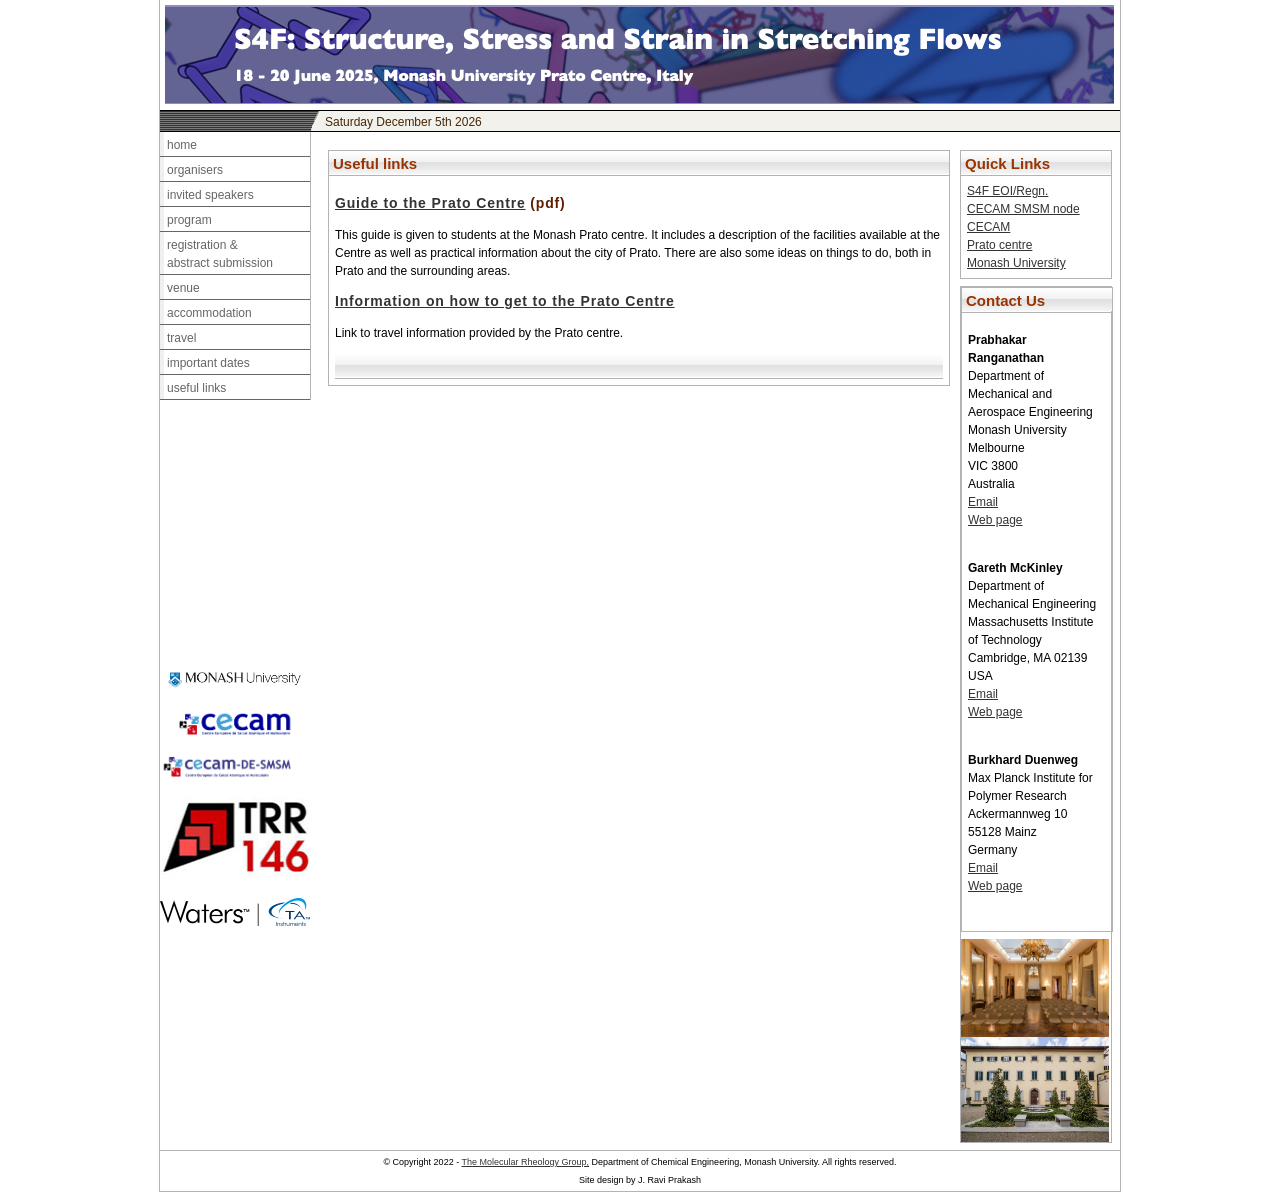
<file: meetings/S4F-2025/useful_links.html>
<!DOCTYPE html PUBLIC "-//W3C//DTD XHTML 1.0 Transitional//EN"
"http://www.w3.org/TR/xhtml1/DTD/xhtml1-transitional.dtd">
<html xmlns="http://www.w3.org/1999/xhtml" lang="en" xml:lang="en"><!-- #BeginTemplate "Templates/document.dwt" --><!-- DW6 -->
<head>
<meta http-equiv="Content-Type" content="text/html; charset=ISO-8859-1" />
<!-- #BeginEditable "doctitle" -->
<title>S4F Workshop - Useful Links</title>
<!-- #EndEditable -->
	<style> 
		.Textwrap{
			float:right;
			margin: 10px;
		}
	</style>
	
<link href="style.css" rel="stylesheet" type="text/css" />
</head>
<body>
<div id="maincontainer">

<div id="header">

	<div class="logo">
	<img src="images/CECAM_banner_25.png" width="950" height="100" border="0" alt="logo" />
	</div>

<!-- 
	<div class="coname"><img src="images/coname.gif" width="200" height="80" border="0" alt="logo" />
	</div>
        -->
	<!-- 
	<div class="hdrR">
	Call us now on 1-234-567-890&nbsp;<br /><br />
	Find us on <a href="#">Facebook</a> and <a href="#">Twitter</a>&nbsp;	
    </div>
	-->

	<div class="clr"></div>
    
	<!--
	<div class="header-nav">
	  <div class="nav"><a class="dark" href="home.html">home</a> 
      | <a class="dark" href="organisers.html">organisers</a> 
      | <a class="dark" href="school_speakers.html">school speakers</a> 
      | <a class="dark" href="school_program.html">school program</a> 
      | <a class="dark" href="workshop_speakers.html">workshop speakers</a> 
      | <a class="dark" href="workshop_program.html">workshop program</a> 
      | <a class="dark" href="registration.html">registration</a> 
      | <a class="dark" href="venue.html">venue</a>
      &nbsp;
      </div>
	</div>
	 -->
     
		<div id="header-bar">
		<div id="bar-left"></div>
		<div id="bar-date"><script language="JavaScript" type="text/JavaScript">
<!-- Begin
d = new Array(
"Sunday",
"Monday",
"Tuesday",
"Wednesday",
"Thursday",
"Friday",
"Saturday"
);
m = new Array(
"January",
"February",
"March",
"April",
"May",
"June",
"July",
"August",
"September",
"October",
"November",
"December"
);

today = new Date();
day = today.getDate();
year = today.getYear();

if (year < 2000)    
year = year + 1900; 

end = "th";
if (day==1 || day==21 || day==31) end="st";
if (day==2 || day==22) end="nd";
if (day==3 || day==23) end="rd";
day+=end;

document.write(" ");
document.write(d[today.getDay()]+" "+m[today.getMonth()]+" ");
document.write(day+" " + year);
document.write(" ");
// End -->
</script></div>
	</div>

<div id="content">
  <div id="columns">
  
  <!-- #BeginEditable "Body" --><br />
    <div class="maintable">
     <div class="heading">Useful links</div>
     <div class="boxcontent">
                  <p></p>
                  
 <!-- <div class="country">Notification of acceptance:</div> 
 <p><div class="myheading"> 7 June 2012 </div>  </p>
<p></p> -->

<!-- <div class="country">Registration deadline:</div> -->
		 
<!--
<p><div class="myheading"> <a href="https://sor.scitation.org/toc/jor/collection/10.1122/jor.2021.RPS2022.issue-1" target="_new">Special issue of Journal of Rheology</a> </div>  </p> <p></p>
<p>A special issue collecting papers by many of the conference participants on the dynamics of ring polymers, has been published in conjunction with this workshop in the Journal of Rheology. </p>
<p></p>		 -->

<p><div class="myheading"> <a href="https://monasherda.uberflip.com/i/1468151-the-monash-prato-centre-a5-booklet-final/0?" target="_new">Guide to the Prato Centre</a>  (pdf)</div>  </p>
<p></p>
<p>This guide is given to students at the Monash Prato centre. It includes a description of the facilities available at the Centre as well as practical information about the city of Prato. There are also some ideas on things to do, both in Prato and the surrounding areas.</p>

<!-- <p><div class="myheading"> <a href="http://monash.it/files/pdf/prato-map-sec.pdf" target="_new">A map of Prato</a> (pdf) </div>   </p>
<p></p>
<p>Various points of interest, Hotels, etc., are highlighted in the map.</p>-->

<p><div class="myheading"> <a href="https://monash.it/about-us/how-to-get-here" target="_new">Information on how to get to the Prato Centre</a> </div> </p> <p></p> <p>Link to travel information provided by the Prato centre. </p>
<p></p>
<!--
<p><div class="myheading">PRIVATE TRANSFERS ON ARRIVAL</div> 
<p></p>
<p>For those who wish to book ahead a private transfer to pick them up on arrival from the airport or train station, please use the <a href="Autonoleggio_Lenzi_BOOKING_FORM.doc" target="_new"> booking form</a> from Autonoleggio Lenzi.</p>-->
<p></p>
<!--
<p>The following links are dynamic. They reflect the current state and will be updated continuously until the program is finalised.</p>
<p></p>-->

<div class="heading"> </div>

                 <!--  <hr/>
                 -->
</div>
    </div>
<!-- #EndEditable -->
  </div>
</div>

<div id="leftside">

	<div id="menu">
<ul id="menulist">
          <li><a href="home.html">home</a></li>
          <li><a href="organisers.html">organisers</a></li>
           <li><a href="invited_speakers.html">invited speakers</a></li>
          <li><a href="program.html">program</a></li>
          
       <!--  <li><a href="workshop_speakers.html">workshop speakers</a></li>
          <li><a href="workshop_program.html">workshop program</a></li> -->
          
          <li><a href="registration.html">registration &<br /> abstract submission</a></li>
          <li><a href="venue.html">venue</a></li>
          <li><a href="accommodation.html">accommodation</a></li>
          <li><a href="travel.html">travel</a></li>
           <li><a href="impdates.html">important dates</a></li>
           <li><a href="useful_links.html">useful links</a></li>

</ul>
</div>
<p></p>


<div align="center"> 
  <br/>
  <img src="images/S4F_side_blank_1.png" alt="TTS" width="120" height="234" border="0" /><!--</a><br/><br/><br/>-->
  <!--<img src="images/S4F_side_blank_2.png" alt="TTS" width="120" height="61" border="0" />--><!--</a><br/><br/><br/>-->
  <a href="https://www.monash.edu/engineering/departments/mechanical/" target="_new"><img src="images/monash.jpg" alt="ECT" width="150" height="30" border="0" /></a><br /><br />
  <a href="https://www.cecam.org/" target="_new"><img src="images/CECAM.png" alt="ECT" width="115" height="25" border="0" /></a><br /><br />
  <a href="https://de-smsm.cecam.org/" target="_new"><img src="images/SM.png" alt="TTS" width="152" height="24" border="0" /></a><br/><br/>
  <a href="https://trr146.uni-mainz.de//" target="_new"><img src="images/trr_logo.png" alt="ECT" width="150" height="83" border="0" /></a><br /><br />
<a href="https://www.tainstruments.com/products/rheology/" target="_new"><img src="images/WAT_TA_logo_color.png" alt="TA logo" width="150" height="28" border="0" /></a><br /><br />
  </div>
  <!--    
      <p align="center">
    <a href="http://validator.w3.org/check?uri=referer"><img
        src="http://www.w3.org/Icons/valid-xhtml10-blue"
        alt="Valid XHTML 1.0 Transitional" height="31" width="88" border="0" /></a>
  </p>
  
  <p align="center">
<a href="http://jigsaw.w3.org/css-validator/">
    <img style="border:0;width:88px;height:31px"
        src="http://jigsaw.w3.org/css-validator/images/vcss-blue"
        border="0" alt="Valid CSS!" />
        
         -->
<!-- </a> </p> -->
</div>

<div id="rightside">

<br />
<div class="rightbox">
 <div class="heading">Quick Links</div>
  <div class="boxcontent">
    <a href="https://www.cecam.org/workshop-details/structure-stress-strain-stretching-flows-1407" target="_new">S4F EOI/Regn.</a><br/>
    <a href="https://de-smsm.cecam.org/" target="_new">CECAM SMSM node</a><br/> 
    <a href="https://www.cecam.org/" target="_new">CECAM</a><br/>
    <a href="http://www.ita.monash.edu/" target="_new">Prato centre</a><br/>
    <a href="http://www.monash.edu/" target="_new">Monash University</a>
  </div>
           
</div>

<div class="rightbox">
<!-- 
 <div class="heading">Venue</div>
 <p> </p>
   <div align="center">
                   <img src="images/img_ven_01.jpg" width="115" height="120" alt=""/></div>
             <div class="boxcontent">
             The Monash University Prato Centre is located in the elegant 18th century palace Palazzo Vaj, in the historic centre of an ancient Tuscan city. 
             <div align="right"><a href="venue.html">read more</a>.....</div>
</p>
              </div> 
                 </div>
                  
-->

<div class="rightbox">
 <div class="heading">Contact Us</div>
 
 <div class="boxcontent">

                  
  <p><b>Prabhakar Ranganathan</b><br/>
    Department of Mechanical and Aerospace Engineering<br/>
    Monash University<br/>
    Melbourne<br/>
    VIC 3800<br/>
    Australia<br/>
    <a href="mailto:prabhakar.ranganathan@monash.edu">Email</a><br/>
    <a href="https://monashsoftmatter.wordpress.com/" target="_new">Web page</a><br/>
    &nbsp;</p> 
<p align="left"><b>Gareth McKinley</b><br/>
  Department of Mechanical Engineering<br/>
Massachusetts Institute of Technology<br/>
Cambridge, MA 02139<br/>
USA<br/>
<a href="mailto:gareth@mit.edu">Email</a><br/>
<a href="https://meche.mit.edu/people/faculty/GARETH@MIT.EDU#" target="_new">Web page</a><br/>
&nbsp;</p>
 <p><b>Burkhard Duenweg</b><br/>
Max Planck Institute for Polymer Research<br/>
Ackermannweg 10<br/>
55128 Mainz<br/>
Germany<br/>
<a href="mailto:duenweg@mpip-mainz.mpg.de">Email</a><br/>
<a href="https://bduenweg.de" target="_new">Web page</a><br/>
&nbsp;</p>
        
</div>
	</div>
	<br/>
	<a href="https://monash.it/conferences/conference-services" target="_new"><img src="images/web_Grollo_02_LR.jpeg" alt="TTS" width="148" height="98" border="0" /></a> 
	<br/>
	<a href="https://monash.it/facilities/palazzo-vaj-and-our-garden" target="_new"><img src="images/Prato_garden_2.jpg" alt="TTS" width="148" height="105" border="0" /></a> 
</div>
</div>
	
<!-- 
<div id="footer">
 <div class="bottomlinks"><p align="right"><strong>Customer services</strong></p>
          <p align="right"><a href="#">Contact us</a><br />

            <a href="#">Returns policy</a><br />
            <a href="#">Special offers</a>          </p></div>

   <div class="bottomlinks"><p align="right"><strong>Help &amp; FAQ</strong></p>

          <p align="right"><a href="#">Shipping FAQ</a><br />

            <a href="#">Payment FAQ</a>          </p></div>

    <div class="bottomlinks"><p align="right"><strong>Articles</strong></p>

          <p align="right"><a href="#">How to do this</a><br />
            <a href="#">How to do that</a><br />

            <a href="#">How to do both</a> </p></div>

   <div class="bottomlinksend"><p align="right"><strong>Links</strong></p>
          <p align="right"><a href="#">Shopping cart software</a><br />

            <a href="#">Hosting services</a><br />
            <a href="#">Our blog
            </a></p></div>
     -->
    <!-- 
        <div class="footer1" align="right"><br />&copy; Copyright 2010 - <a href="http://www.ecommercetemplates.com/" target="_blank">Templates</a> by The Template Store &nbsp;</div>    
        --> 
        <div class="footer1" align="center">&copy; Copyright 2022 - <a href="http://users.monash.edu.au/~rprakash/" target="_new">The Molecular Rheology Group,</a> Department of Chemical Engineering, Monash University. All rights reserved. <br /> Site design by J. Ravi Prakash </div>  
       
</div>

</div>
</body>
<!-- #EndTemplate --></html>
</file>
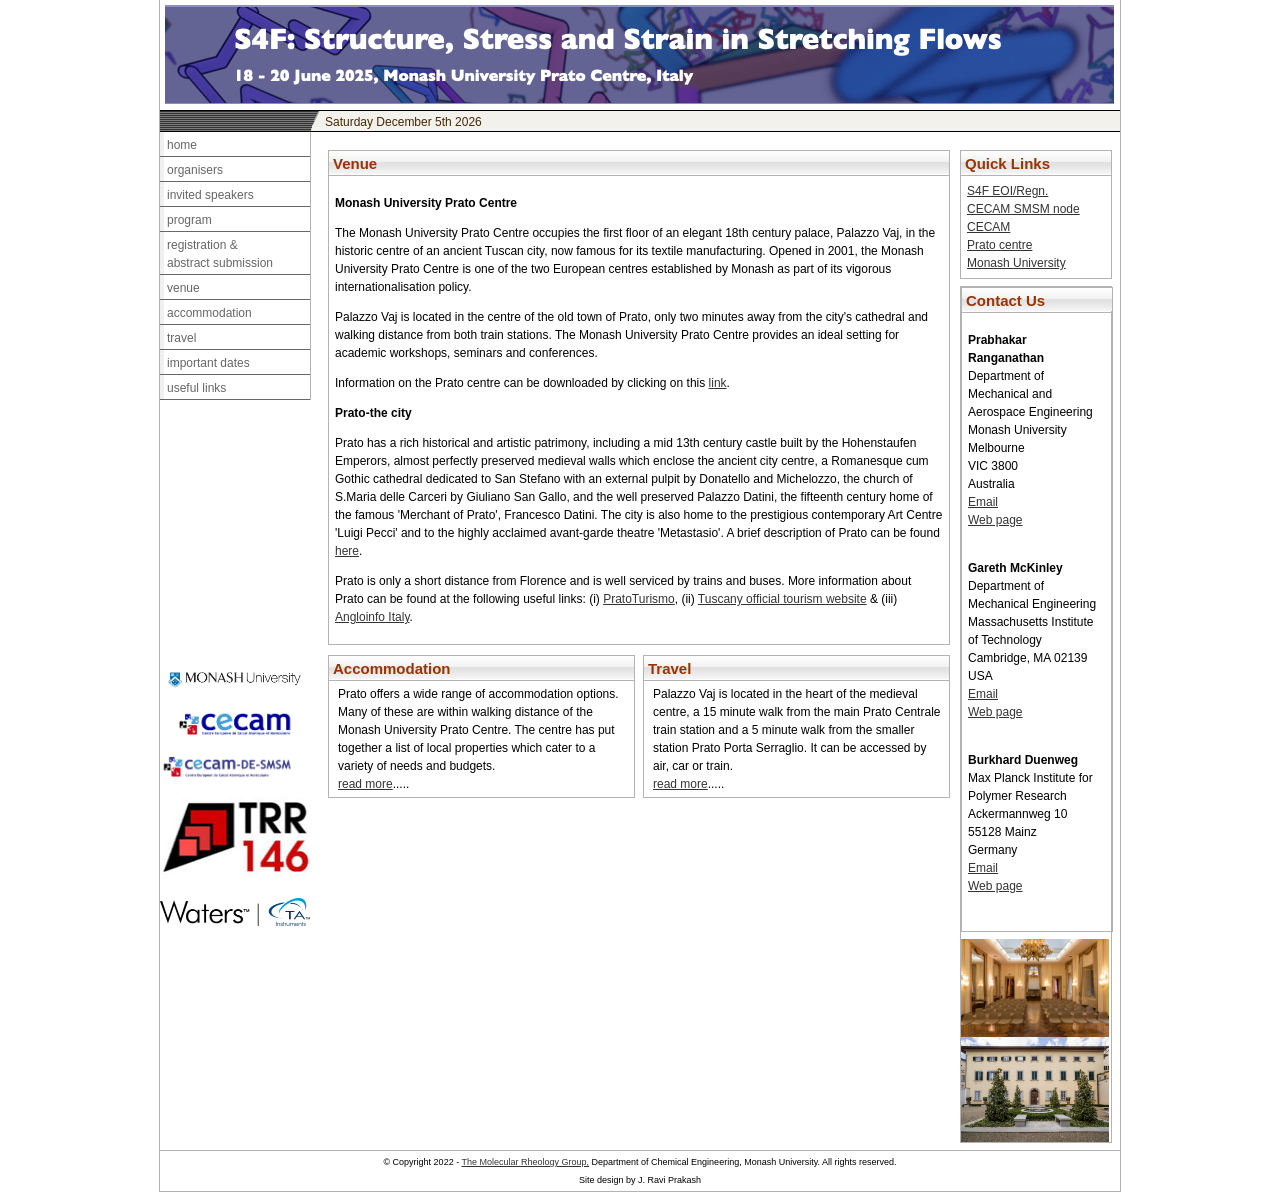
<file: meetings/S4F-2025/venue.html>
<!DOCTYPE html PUBLIC "-//W3C//DTD XHTML 1.0 Transitional//EN"
"http://www.w3.org/TR/xhtml1/DTD/xhtml1-transitional.dtd">
<html xmlns="http://www.w3.org/1999/xhtml" lang="en" xml:lang="en"><!-- #BeginTemplate "Templates/document.dwt" --><!-- DW6 -->
<head>
<meta http-equiv="Content-Type" content="text/html; charset=ISO-8859-1" />
<!-- #BeginEditable "doctitle" -->
<title>S4F Workshop - Venue</title>
<!-- #EndEditable -->
	<style> 
		.Textwrap{
			float:right;
			margin: 10px;
		}
	</style>
	
<link href="style.css" rel="stylesheet" type="text/css" />
</head>
<body>
<div id="maincontainer">

<div id="header">

	<div class="logo">
	<img src="images/CECAM_banner_25.png" width="950" height="100" border="0" alt="logo" />
	</div>

<!-- 
	<div class="coname"><img src="images/coname.gif" width="200" height="80" border="0" alt="logo" />
	</div>
        -->
	<!-- 
	<div class="hdrR">
	Call us now on 1-234-567-890&nbsp;<br /><br />
	Find us on <a href="#">Facebook</a> and <a href="#">Twitter</a>&nbsp;	
    </div>
	-->

	<div class="clr"></div>
    
	<!--
	<div class="header-nav">
	  <div class="nav"><a class="dark" href="home.html">home</a> 
      | <a class="dark" href="organisers.html">organisers</a> 
      | <a class="dark" href="school_speakers.html">school speakers</a> 
      | <a class="dark" href="school_program.html">school program</a> 
      | <a class="dark" href="workshop_speakers.html">workshop speakers</a> 
      | <a class="dark" href="workshop_program.html">workshop program</a> 
      | <a class="dark" href="registration.html">registration</a> 
      | <a class="dark" href="venue.html">venue</a>
      &nbsp;
      </div>
	</div>
	 -->
     
		<div id="header-bar">
		<div id="bar-left"></div>
		<div id="bar-date"><script language="JavaScript" type="text/JavaScript">
<!-- Begin
d = new Array(
"Sunday",
"Monday",
"Tuesday",
"Wednesday",
"Thursday",
"Friday",
"Saturday"
);
m = new Array(
"January",
"February",
"March",
"April",
"May",
"June",
"July",
"August",
"September",
"October",
"November",
"December"
);

today = new Date();
day = today.getDate();
year = today.getYear();

if (year < 2000)    
year = year + 1900; 

end = "th";
if (day==1 || day==21 || day==31) end="st";
if (day==2 || day==22) end="nd";
if (day==3 || day==23) end="rd";
day+=end;

document.write(" ");
document.write(d[today.getDay()]+" "+m[today.getMonth()]+" ");
document.write(day+" " + year);
document.write(" ");
// End -->
</script></div>
	</div>

<div id="content">
  <div id="columns">
  
  <!-- #BeginEditable "Body" --><br />
    <div class="maintable">
     <div class="heading">Venue</div>
     <div class="boxcontent">
                  <p><b>Monash University Prato Centre</b></p>

                  
                  <p>The Monash University Prato Centre occupies the first floor of an elegant 18th century palace, Palazzo Vaj, in the historic centre of an ancient Tuscan city, now famous for its textile manufacturing. Opened in 2001, the Monash University Prato Centre is one of the two European centres established by Monash as part of its vigorous internationalisation policy. </p>
 <p>
Palazzo Vaj is located in the centre of the old town of Prato, only two minutes away from the city's cathedral and walking distance from both train stations. The Monash University Prato Centre provides an ideal setting for academic workshops, seminars and conferences. </p>

<p> Information on the Prato centre can be downloaded by clicking on this <a href="https://monasherda.uberflip.com/i/1468151-the-monash-prato-centre-a5-booklet-final/0?" target="_new">link</a>.</p>

      <p><b>Prato-the city</b></p>
      
				<p>Prato has a rich historical and artistic patrimony, including a mid 13th century castle built by the Hohenstaufen Emperors, almost perfectly preserved medieval walls which enclose the ancient city centre, a Romanesque cum Gothic cathedral dedicated to San Stefano with an external pulpit by Donatello and Michelozzo, the church of S.Maria delle Carceri by Giuliano San Gallo, and the well preserved Palazzo Datini, the fifteenth century home of the famous 'Merchant of Prato', Francesco Datini. The city is also home to the prestigious contemporary Art Centre 'Luigi Pecci' and to the highly acclaimed avant-garde theatre 'Metastasio'. A brief description of Prato can be found <a href="https://monash.it/visiting-prato/about-prato" target="_new">here</a>.</p>
   
      <p>
      Prato is only a short distance from Florence and is well serviced by trains and buses. More information about Prato can be found at the following useful links: 
		  (i) <a href="https://www.pratoturismo.it/en/" target="_new">PratoTurismo</a>,  
		  (ii) <a href="https://www.visittuscany.com/en/" target="_new">Tuscany official tourism website</a> &amp;
		  (iii) <a href="https://www.angloinfo.com/italy" target="_new">Angloinfo Italy</a>.
        </p>
        
</div>
    </div>
    
      
	<div class="prod1">
  <div class="heading">Accommodation</div>
  <!-- 
  <div class="prodpic"><img src="images/cecam_logo.gif" alt="monitor" width="70" height="70" /></div>
  -->
     <div class="prodtext"> Prato offers a wide range of accommodation options. Many of these are within walking distance of the Monash University Prato Centre. The centre has put together a list of local properties which cater to a variety of needs and budgets.
<div align="left"><a href="accommodation.html">read more</a>.....</div> 
	</div>
    </div>
    
    	
	<div class="prod2">
 <div class="heading">Travel</div>
 <!-- 
 <div class="prodpic"><img src="images/cecam_logo.gif" alt="laptop" width="70" height="58" /></div>
 -->
 <div class="prodtext">Palazzo Vaj is located in the heart of the medieval centre, a 15 minute walk from the main Prato Centrale train station and a 5 minute walk from the smaller station Prato Porta Serraglio. It can be accessed by air, car or train.
<div align="left"><a href="travel.html">read more</a>.....</div> 
 
 </div>
</div>
    
    
    
<!-- #EndEditable -->
  </div>
</div>

<div id="leftside">

	<div id="menu">
<ul id="menulist">
          <li><a href="home.html">home</a></li>
          <li><a href="organisers.html">organisers</a></li>
           <li><a href="invited_speakers.html">invited speakers</a></li>
          <li><a href="program.html">program</a></li>
          
       <!--  <li><a href="workshop_speakers.html">workshop speakers</a></li>
          <li><a href="workshop_program.html">workshop program</a></li> -->
          
          <li><a href="registration.html">registration &<br /> abstract submission</a></li>
          <li><a href="venue.html">venue</a></li>
          <li><a href="accommodation.html">accommodation</a></li>
          <li><a href="travel.html">travel</a></li>
           <li><a href="impdates.html">important dates</a></li>
           <li><a href="useful_links.html">useful links</a></li>

</ul>
</div>
<p></p>


<div align="center"> 
  <br/>
  <img src="images/S4F_side_blank_1.png" alt="TTS" width="120" height="234" border="0" /><!--</a><br/><br/><br/>-->
  <!--<img src="images/S4F_side_blank_2.png" alt="TTS" width="120" height="61" border="0" />--><!--</a><br/><br/><br/>-->
  <a href="https://www.monash.edu/engineering/departments/mechanical/" target="_new"><img src="images/monash.jpg" alt="ECT" width="150" height="30" border="0" /></a><br /><br />
  <a href="https://www.cecam.org/" target="_new"><img src="images/CECAM.png" alt="ECT" width="115" height="25" border="0" /></a><br /><br />
  <a href="https://de-smsm.cecam.org/" target="_new"><img src="images/SM.png" alt="TTS" width="152" height="24" border="0" /></a><br/><br/>
  <a href="https://trr146.uni-mainz.de//" target="_new"><img src="images/trr_logo.png" alt="ECT" width="150" height="83" border="0" /></a><br /><br />
<a href="https://www.tainstruments.com/products/rheology/" target="_new"><img src="images/WAT_TA_logo_color.png" alt="TA logo" width="150" height="28" border="0" /></a><br /><br />
  </div>
  <!--    
      <p align="center">
    <a href="http://validator.w3.org/check?uri=referer"><img
        src="http://www.w3.org/Icons/valid-xhtml10-blue"
        alt="Valid XHTML 1.0 Transitional" height="31" width="88" border="0" /></a>
  </p>
  
  <p align="center">
<a href="http://jigsaw.w3.org/css-validator/">
    <img style="border:0;width:88px;height:31px"
        src="http://jigsaw.w3.org/css-validator/images/vcss-blue"
        border="0" alt="Valid CSS!" />
        
         -->
<!-- </a> </p> -->
</div>

<div id="rightside">

<br />
<div class="rightbox">
 <div class="heading">Quick Links</div>
  <div class="boxcontent">
    <a href="https://www.cecam.org/workshop-details/structure-stress-strain-stretching-flows-1407" target="_new">S4F EOI/Regn.</a><br/>
    <a href="https://de-smsm.cecam.org/" target="_new">CECAM SMSM node</a><br/> 
    <a href="https://www.cecam.org/" target="_new">CECAM</a><br/>
    <a href="http://www.ita.monash.edu/" target="_new">Prato centre</a><br/>
    <a href="http://www.monash.edu/" target="_new">Monash University</a>
  </div>
           
</div>

<div class="rightbox">
<!-- 
 <div class="heading">Venue</div>
 <p> </p>
   <div align="center">
                   <img src="images/img_ven_01.jpg" width="115" height="120" alt=""/></div>
             <div class="boxcontent">
             The Monash University Prato Centre is located in the elegant 18th century palace Palazzo Vaj, in the historic centre of an ancient Tuscan city. 
             <div align="right"><a href="venue.html">read more</a>.....</div>
</p>
              </div> 
                 </div>
                  
-->

<div class="rightbox">
 <div class="heading">Contact Us</div>
 
 <div class="boxcontent">

                  
<p><b>Prabhakar Ranganathan</b><br/>
    Department of Mechanical and Aerospace Engineering<br/>
    Monash University<br/>
    Melbourne<br/>
    VIC 3800<br/>
    Australia<br/>
    <a href="mailto:prabhakar.ranganathan@monash.edu">Email</a><br/>
    <a href="https://monashsoftmatter.wordpress.com/" target="_new">Web page</a><br/>
    &nbsp;</p>  
<p align="left"><b>Gareth McKinley</b><br/>
  Department of Mechanical Engineering<br/>
Massachusetts Institute of Technology<br/>
Cambridge, MA 02139<br/>
USA<br/>
<a href="mailto:gareth@mit.edu">Email</a><br/>
<a href="https://meche.mit.edu/people/faculty/GARETH@MIT.EDU#" target="_new">Web page</a><br/>
&nbsp;</p>
 <p><b>Burkhard Duenweg</b><br/>
Max Planck Institute for Polymer Research<br/>
Ackermannweg 10<br/>
55128 Mainz<br/>
Germany<br/>
<a href="mailto:duenweg@mpip-mainz.mpg.de">Email</a><br/>
<a href="https://bduenweg.de" target="_new">Web page</a><br/>
&nbsp;</p>
       
</div>
	</div>
	<br/>
	<a href="https://monash.it/conferences/conference-services" target="_new"><img src="images/web_Grollo_02_LR.jpeg" alt="TTS" width="148" height="98" border="0" /></a> 
	<br/>
	<a href="https://monash.it/facilities/palazzo-vaj-and-our-garden" target="_new"><img src="images/Prato_garden_2.jpg" alt="TTS" width="148" height="105" border="0" /></a> 
</div>
</div>
	
<!-- 
<div id="footer">
 <div class="bottomlinks"><p align="right"><strong>Customer services</strong></p>
          <p align="right"><a href="#">Contact us</a><br />

            <a href="#">Returns policy</a><br />
            <a href="#">Special offers</a>          </p></div>

   <div class="bottomlinks"><p align="right"><strong>Help &amp; FAQ</strong></p>

          <p align="right"><a href="#">Shipping FAQ</a><br />

            <a href="#">Payment FAQ</a>          </p></div>

    <div class="bottomlinks"><p align="right"><strong>Articles</strong></p>

          <p align="right"><a href="#">How to do this</a><br />
            <a href="#">How to do that</a><br />

            <a href="#">How to do both</a> </p></div>

   <div class="bottomlinksend"><p align="right"><strong>Links</strong></p>
          <p align="right"><a href="#">Shopping cart software</a><br />

            <a href="#">Hosting services</a><br />
            <a href="#">Our blog
            </a></p></div>
     -->
    <!-- 
        <div class="footer1" align="right"><br />&copy; Copyright 2010 - <a href="http://www.ecommercetemplates.com/" target="_blank">Templates</a> by The Template Store &nbsp;</div>    
        --> 
        <div class="footer1" align="center">&copy; Copyright 2022 - <a href="http://users.monash.edu.au/~rprakash/" target="_new">The Molecular Rheology Group,</a> Department of Chemical Engineering, Monash University. All rights reserved. <br /> Site design by J. Ravi Prakash </div>  
       
</div>

</div>
</body>
<!-- #EndTemplate --></html>
</file>
<file: meetings/S4F-2025/style.css>
﻿/* CSS MAIN SETTINGS
-------------------------------------*/
body{
margin:0;
padding:0;
line-height: 1.5em;
font-family:Verdana,Arial, Helvetica, sans-serif;
font-size:12px;
}
#maincontainer{
width: 960px;
margin: 0 auto;
border-right: 1px solid #b3b3b3;
border-left: 1px solid #b3b3b3;
}
/* HEADER SECTION
-------------------------------------*/
#header{
}
#header .logo {
	padding-bottom:5px;
	padding-left:5px;
	float:left;
	padding-top: 5px;
}
#header .coname {
	padding-top: 0px;
	padding-bottom:5px;
	padding-left:5px;
	float:left;
}

#header .hdrR {
	line-height: 18px;
	text-align: right;
	float:right;
padding-right:6px;
padding-top:10px;
font-family:Arial, Helvetica, sans-serif;
font-size:22px;
}
.clr {
	clear: both;
	line-height: 0;
	font-size: 0;
	height: 0;
	border: none;
}

.header-nav {
	background-image:  url(images/topmenu.jpg);
	font-size: 12px;
	font-family : Verdana, Geneva, sans-serif;
	color : #FF0000;
	height: 19px;
	border-top: 1px solid #b3b3b3;
	padding-top:4px;
	font-weight: 300;
	letter-spacing: 0.1em;
}

.nav {
	float:right;
	padding-right:6px;
	font-size:12px;
}
.nav a{
	text-decoration:none;
	color:#333333;
}
.nav a:hover {
	color: #000099;
}

#header-bar {
	width:960px;
	height:20px;
	background-image:url(images/topbg.gif);
	background-position:top left;
	background-repeat:repeat-x;
	border-top:1px solid #000000;
	border-bottom:1px solid #000000;
}
#bar-left {
	float:left;
	width:165px;
	height:20px;
	color:#ffffff;
	background-color:#999999;
	background-image:url(images/topleftcorn.gif);
	background-position:top right;
	background-repeat:no-repeat;
}
#bar-date {
	float:left;
	padding-top:2px;
	font-family:Verdana, Arial, Helvetica, sans-serif;
color:#452705;
}
/* MAIN BODY
-------------------------------------*/
#content{
float: left;
width: 960px;
}
#columns{
margin: 0 150px 0 168px; 
}

/* LEFT COLUMN
-------------------------------------*/
#leftside{
float: left;
width: 150px;
margin-left: -960px;
background: #fff;
}
/* RIGHT COLUMN
-------------------------------------*/
#rightside{
float: left;
width: 160px;
margin-left: -160px;
background: #fff;
}
/* FOOTER SECTION
-------------------------------------*/
.footer1{
	clear: left;
	width: 100%;
	background: #fff;
	border-top-width: 1px;
	border-top-style: solid;
	border-top-color: #b3b3b3;
	border-bottom-width: 1px;
	border-bottom-style: solid;
	border-bottom-color: #b3b3b3;
	font-size: 9px;
	padding-top: 2px;
	padding-bottom: 2px;
}
#footer{
clear: left;
width: 100%;
background: #fff;
border-top: 1px solid #b3b3b3;
}
div.bottomlinks{
float: left;
width: 220px;
background: #fff;
border-right: 1px solid #b3b3b3;
padding:8px;
}
div.bottomlinksend{
float: left;
width: 220px;
background: #fff;
padding:8px;
}
/* LEFT MENU
-------------------------------------*/
#menulist
{
	padding: 0;
	margin-left: 0;
	margin-top:0;
	background: #fff;
	width: 150px;
	border-right: 1px solid #b3b3b3;
	font-family: Verdana, sans-serif;
	font-size: 12px;
	font-weight: 300;
}
#menulist li
{
list-style: none;
margin: 0;
border-bottom: 1px solid #666;
text-align: left;
}

#menulist li a
{
display: block;
padding: 4px 1px 2px 3px;
border-left: 4px solid #F0F0F0;
background: #fff;
text-decoration: none;
}

#menulist li a:link { color: #666; }
#menulist li a:visited { color: #666; }

#menulist li a:hover
{
	border-color: #fff;
	color: #FFFFFF;
	background-color: #7a7a7a;
}

/* LINK PROPERTIES
-------------------------------------*/
A:link {
	color: #333333;
	text-decoration: underline;
}

A:visited {
	color: #333333;
	text-decoration: none;
}

A:active {
	color: #333333;
	text-decoration: none;
}

A:hover {
	color: #990033;
	text-decoration: underline;
}

A.dark:link {
	color: #000066;
	text-decoration: none;
}

A.dark:visited {
	color: #000066;
	text-decoration: none;
}

A.dark:active {
	color: #000066;
	text-decoration: none;
}

A.dark:hover {
	color: #990000;
	text-decoration: none;
}

/* BOX HEADER
-------------------------------------*/
div.heading{
	background-image:  url(images/topmenu.jpg);
	background-repeat: repeat-x;
	border-top-width: 0px;
	border-bottom-width: 1px;
	border-top-style: solid;
	border-bottom-style: solid;
	border-top-color: #168baa;
	border-bottom-color: #b3b3b3;
	height: 20px;
	padding-left: 4px;
	letter-spacing:0px;
	font-weight:bold;
	padding-top:4px;
	font-family: "Trebuchet MS", Arial, Helvetica, sans-serif;
	font-size: 15px;
	color: #930;
	}
	
	
/* MAIN CONTENT FORMATTING
-------------------------------------*/
div.maintable{
border: 1px solid #b3b3b3;  
float:left;
width:620px;
margin-right:10px;
margin-bottom:10px;
}

div.banner{
	background-image:url(images/banner_S4F_image.png);
	border-top-width:0px;
	border-bottom-width: 1px;
	border-top-style: solid;
	border-bottom-style: solid;
	height: 167px;
	}
	
div.prod1{
	border: 1px solid #b3b3b3;
	float:left;
	width:305px;
	margin-right:0px;
	margin-bottom:7px;
}

div.prod2{
border: 1px solid #b3b3b3;  
float:right;
width:305px;
margin-right:20px;
margin-bottom:7px;
}

div.prodpic{
float:left;
padding:4px;
}
div.prodtext{
	float:left;
	width:290px;
	margin-left: 5px;
	padding: 4px;
}

div.rightbox{
	border: 1px solid #b3b3b3;
	float:left;
	width:150px;
	margin-right:10px;
	margin-bottom:7px;
}
div.boxcontent{
padding:6px;
}


/* HORIZONTAL RULE
-------------------------------------*/
HR {
	height: 1px;
	color: #999;
}
.tablename {
	font-family: Verdana, Geneva, sans-serif;
	font-size: 12px;
	font-weight: bold;
	color: #633;
}
.country {
	font-family: "Trebuchet MS", Arial, Helvetica, sans-serif;
	font-size: 14px;
	font-weight: bold;
	color: #223586;
	padding-bottom: 2px;
	border-bottom-width: thin;
	border-bottom-style: dotted;
	border-bottom-color: #83a6ce;
	letter-spacing: 0.06em;
}
.t12 {
	font-family: Verdana, Geneva, sans-serif;
	font-size: 12px;
	color: #039;
}
.caption {
	font-family: "Trebuchet MS", Arial, Helvetica, sans-serif;
	font-size: 14.5px;
	font-weight: 600;
	color: #223586;
	padding-bottom: 2px;
	letter-spacing: 0.06em;
	text-align: center;
}
.myheading {
	font-family: Verdana, Geneva, sans-serif;
	font-size: 14px;
	font-weight: 900;
	color: #601E00;
	padding-bottom: 2px;
	letter-spacing: 0.06em;
}
</file>
